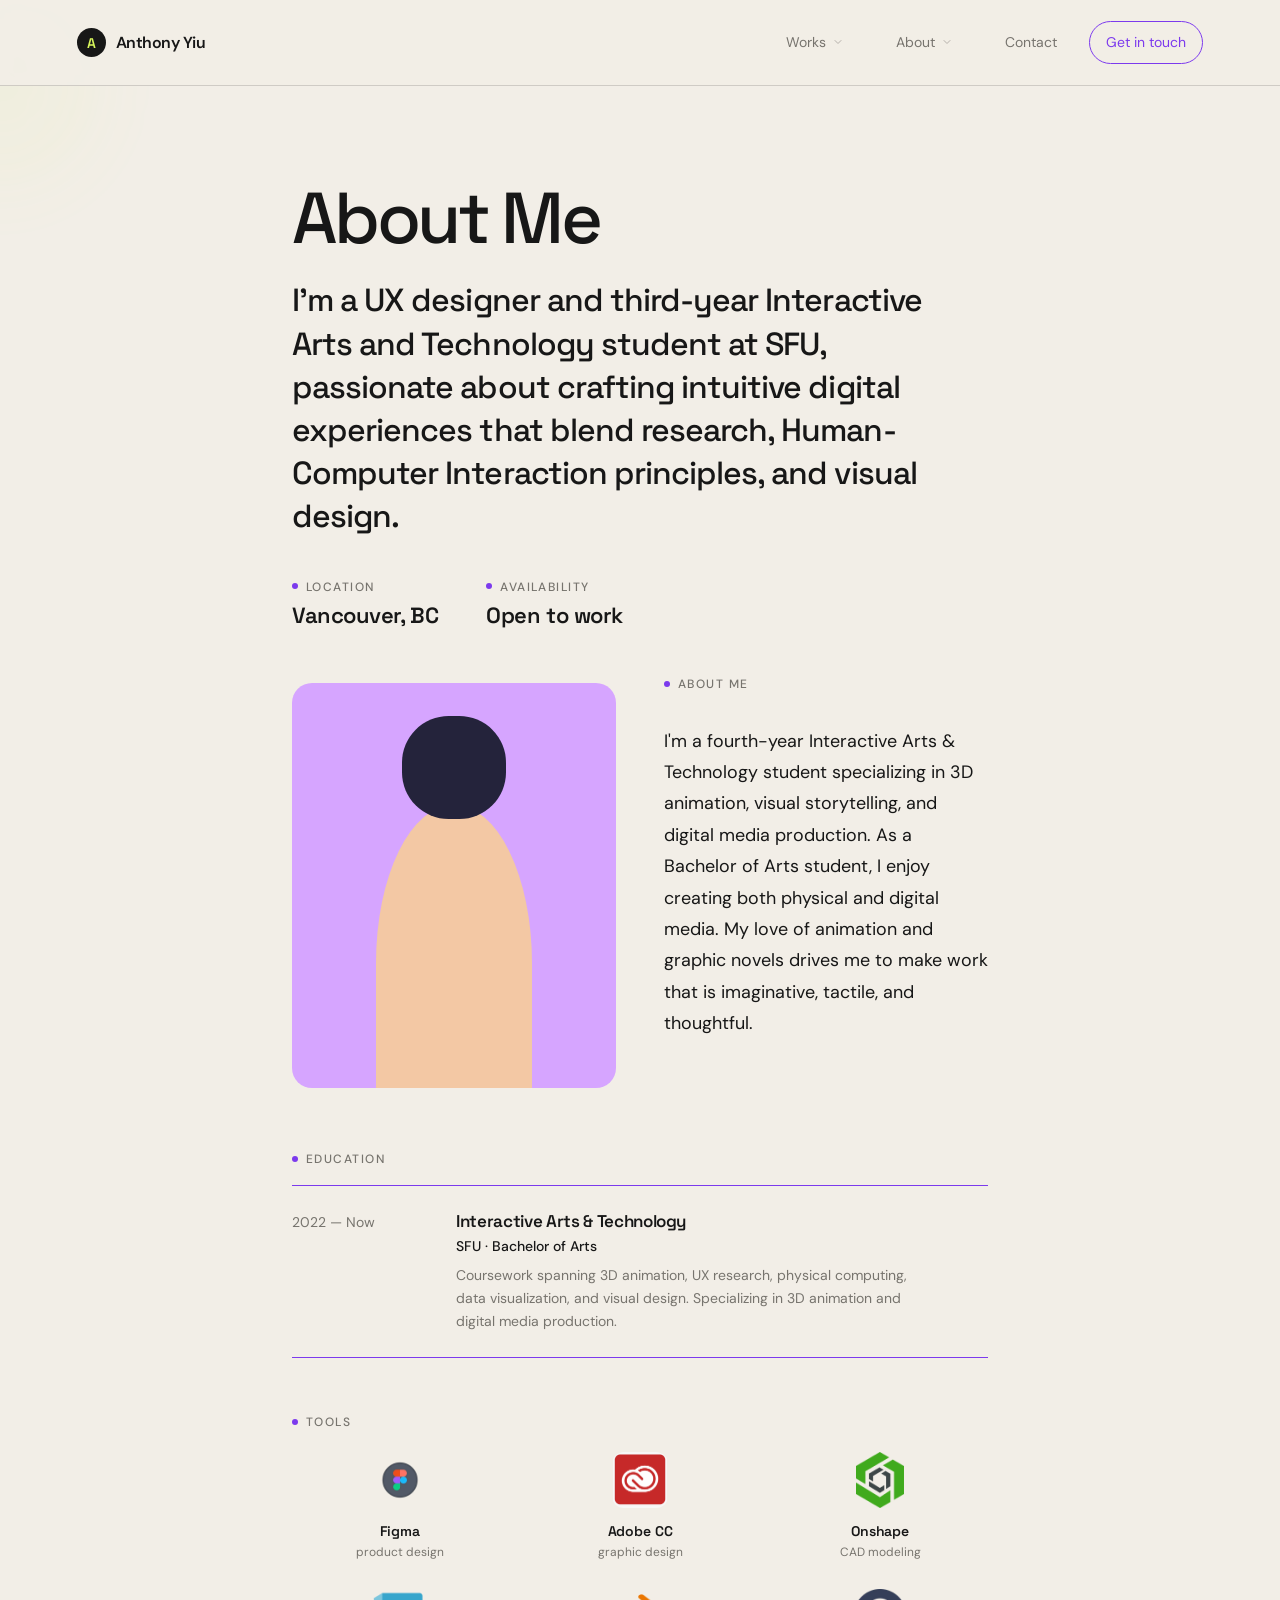
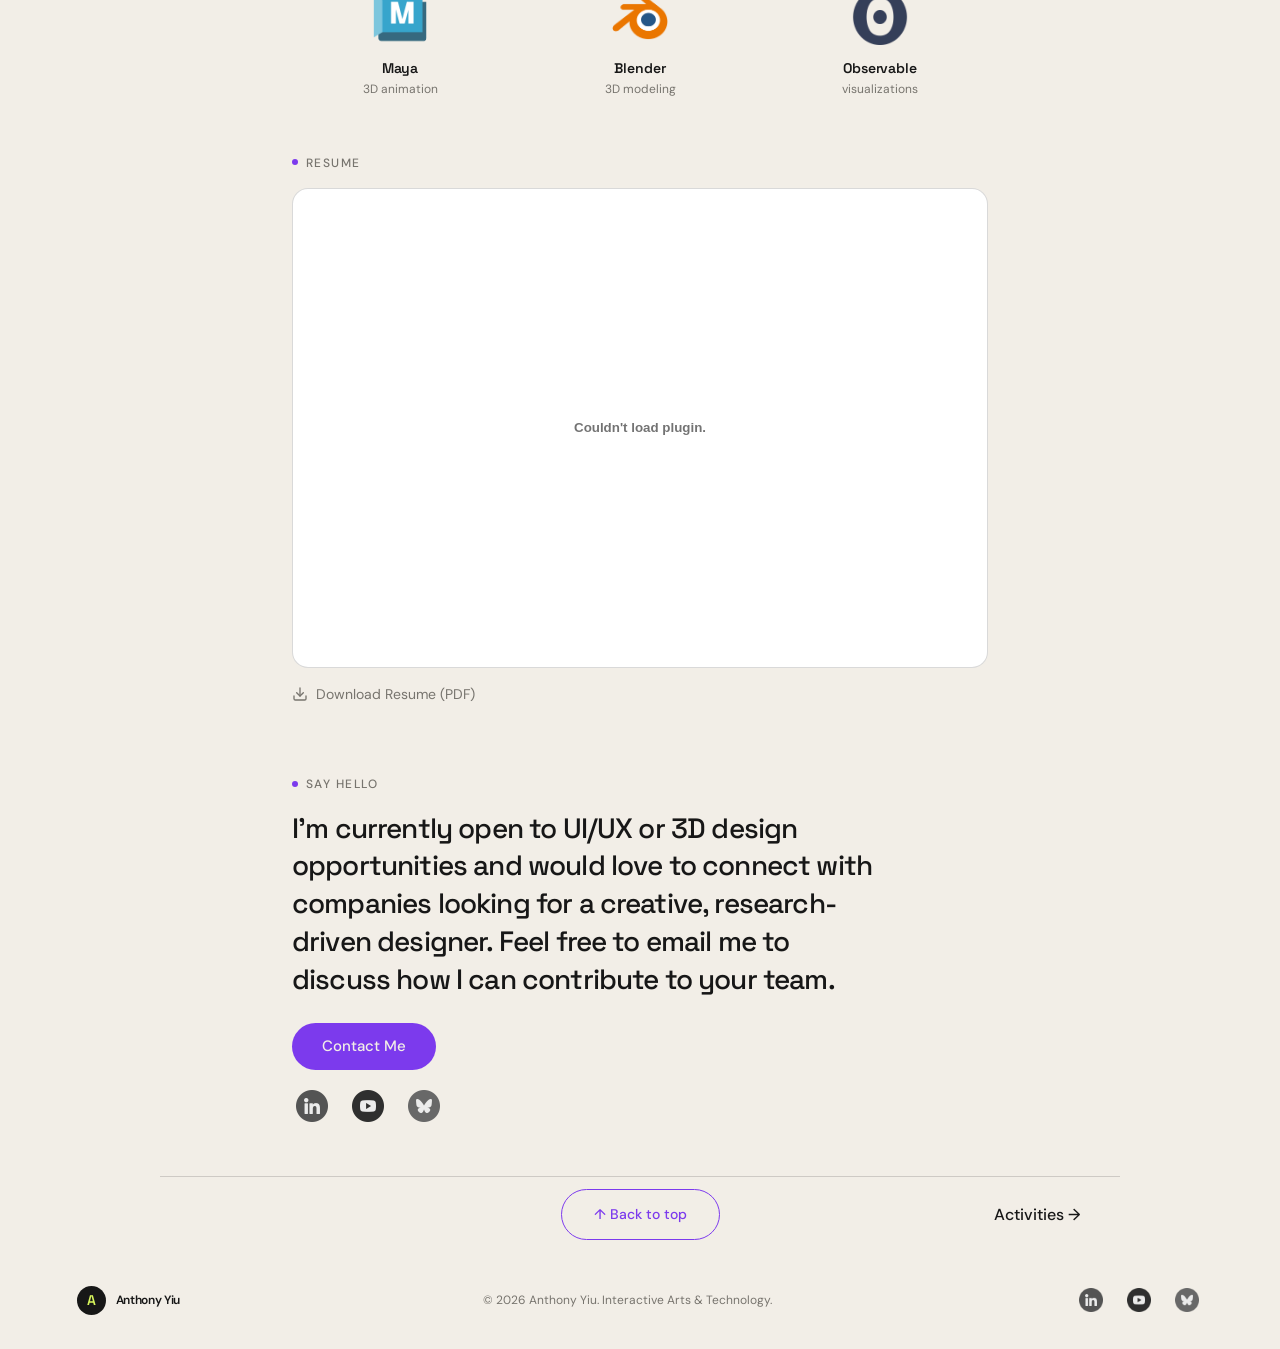
<file: about.html>
<!doctype html>
<html lang="en">
<head>
  <meta charset="UTF-8" />
  <meta name="viewport" content="width=device-width, initial-scale=1.0" />
  <meta name="description" content="About Anthony Yiu — interactive design, motion, and personal projects." />
  <title>About — Anthony Yiu</title>
  <link rel="icon" type="image/svg+xml" href="favicon.svg" />
  <link rel="preconnect" href="https://fonts.googleapis.com" />
  <link rel="preconnect" href="https://fonts.gstatic.com" crossorigin />
  <link href="https://fonts.googleapis.com/css2?family=DM+Sans:wght@400;500;600;700&family=Space+Grotesk:wght@400;500;600;700&display=swap" rel="stylesheet" />
  <link rel="stylesheet" href="styles.css" />
  <style>
    .about-page {
      max-width: 780px;
      margin: 0 auto;
      padding: clamp(48px, 8vw, 96px) clamp(24px, 5vw, 42px) 40px;
    }
    .about-page .page-heading {
      font: 500 clamp(40px, 6vw, 72px)/1.02 var(--display);
      letter-spacing: -0.05em;
      margin: 0 0 24px;
    }
    .about-page .statement {
      font: 500 clamp(22px, 3vw, 32px)/1.35 var(--display);
      letter-spacing: -0.03em;
      color: var(--ink);
      margin: 0 0 40px;
      max-width: 680px;
    }
    .about-page .meta-row {
      display: flex;
      gap: 48px;
      flex-wrap: wrap;
      margin: 0 0 48px;
    }
    .about-page .meta-block {
      display: flex;
      flex-direction: column;
      gap: 6px;
    }
    .about-page .meta-label {
      font-size: 12px;
      letter-spacing: 0.12em;
      text-transform: uppercase;
      color: var(--muted);
      font-weight: 500;
    }
    .about-page .meta-label::before {
      content: '';
      display: inline-block;
      width: 6px;
      height: 6px;
      border-radius: 50%;
      background: var(--purple);
      margin-right: 8px;
      vertical-align: middle;
      position: relative;
      top: -1px;
    }
    .about-page .meta-value {
      font: 600 clamp(18px, 2vw, 22px)/1.2 var(--display);
      letter-spacing: -0.02em;
      color: var(--ink);
    }
    .about-page .about-hero {
      display: grid;
      grid-template-columns: 1fr 1fr;
      gap: 48px;
      align-items: center;
      margin: 0 0 56px;
    }
    .about-page .about-intro {
      display: flex;
      flex-direction: column;
      gap: 16px;
    }
    .about-page .portrait {
      width: 100%;
      aspect-ratio: 4 / 5;
      border-radius: 20px;
      overflow: hidden;
      margin: 0;
      background: #d6a5ff;
      position: relative;
    }
    .about-page .portrait-placeholder {
      width: 100%;
      height: 100%;
      position: relative;
      overflow: hidden;
    }
    .about-page .portrait-placeholder::before {
      content: '';
      position: absolute;
      background: #f3c8a4;
      height: 78%;
      width: 48%;
      bottom: -8%;
      left: 26%;
      border-radius: 50% 50% 0 0;
    }
    .about-page .portrait-placeholder::after {
      content: '';
      position: absolute;
      width: 32%;
      aspect-ratio: 1;
      background: #24233b;
      top: 8%;
      left: 34%;
      border-radius: 45%;
    }
    .about-page .section-label {
      font-size: 12px;
      letter-spacing: 0.12em;
      text-transform: uppercase;
      color: var(--muted);
      font-weight: 500;
      margin: 0 0 16px;
    }
    .about-page .section-label::before {
      content: '';
      display: inline-block;
      width: 6px;
      height: 6px;
      border-radius: 50%;
      background: var(--purple);
      margin-right: 8px;
      vertical-align: middle;
      position: relative;
      top: -1px;
    }
    .about-page .bio {
      font-size: clamp(16px, 1.4vw, 18px);
      line-height: 1.75;
      color: var(--ink);
      margin: 0 0 56px;
      max-width: 680px;
    }
    .about-page .timeline {
      margin: 0 0 56px;
    }
    .about-page .timeline-entry {
      display: grid;
      grid-template-columns: 140px 1fr;
      gap: 24px;
      padding: 24px 0;
      border-top: 1px solid var(--purple);
    }
    .about-page .timeline-entry:last-child {
      border-bottom: 1px solid var(--purple);
    }
    .about-page .timeline-date {
      font-size: 14px;
      color: var(--muted);
      padding-top: 2px;
    }
    .about-page .timeline-content h3 {
      font: 600 17px/1.3 var(--display);
      letter-spacing: -0.02em;
      margin: 0 0 4px;
      color: var(--ink);
    }
    .about-page .timeline-role {
      font-size: 14px;
      color: var(--ink);
      font-weight: 500;
      margin: 0 0 8px;
    }
    .about-page .timeline-desc {
      font-size: 14px;
      line-height: 1.65;
      color: var(--muted);
      margin: 0;
      max-width: 480px;
    }
    .about-page .stack-grid {
      display: grid;
      grid-template-columns: repeat(3, 1fr);
      gap: 24px;
      margin: 0 0 56px;
    }
    .about-page .stack-item {
      display: flex;
      flex-direction: column;
      align-items: center;
      gap: 10px;
      text-align: center;
    }
    .about-page .stack-icon {
      width: 64px;
      height: 64px;
      border-radius: 16px;
      object-fit: contain;
      display: block;
      padding: 4px;
    }
    .about-page .stack-name {
      font: 600 14px var(--display);
      letter-spacing: -0.01em;
      color: var(--ink);
    }
    .about-page .stack-desc {
      font-size: 12px;
      color: var(--muted);
      margin-top: -6px;
    }
    .about-page .resume-embed {
      width: 100%;
      height: 480px;
      border: 1px solid var(--line);
      border-radius: 16px;
      margin: 0 0 16px;
      background: #fff;
      display: block;
    }
    .about-page .resume-download {
      display: inline-flex;
      align-items: center;
      gap: 8px;
      font-size: 14px;
      color: var(--muted);
      margin: 0 0 56px;
      transition: color 0.2s ease;
      text-decoration: none;
      cursor: pointer;
    }
    .about-page .resume-download:hover {
      color: var(--ink);
    }
    .about-page .cta-section {
      margin-top: 16px;
    }
    .about-page .cta-section .section-label {
      margin-bottom: 16px;
    }
    .about-page .cta-statement {
      font: 500 clamp(20px, 2.6vw, 28px)/1.35 var(--display);
      letter-spacing: -0.03em;
      color: var(--ink);
      margin: 0 0 24px;
      max-width: 600px;
    }
    .about-page .cta-link {
      display: inline-flex;
      align-items: center;
      gap: 10px;
      padding: 13px 30px;
      border-radius: 999px;
      background: var(--purple);
      color: var(--cream);
      font-size: 15px;
      font-weight: 500;
      text-decoration: none;
      transition: transform 0.2s ease, background 0.2s ease;
    }
    .about-page .cta-link:hover {
      background: var(--lime);
      color: var(--ink);
      transform: translateY(-2px);
    }
    .about-page .social-links {
      display: flex;
      gap: 16px;
      align-items: center;
      margin-top: 16px;
    }
    .about-page .social-links a {
      display: flex;
      align-items: center;
      justify-content: center;
      width: 40px;
      height: 40px;
      transition: transform 0.2s ease;
    }
    .about-page .social-links a:hover {
      transform: translateY(-2px);
    }
    .about-page .social-links img {
      width: 32px;
      height: 32px;
      object-fit: contain;
      filter: grayscale(100%) brightness(0.92);
      transition: filter 0.2s ease;
    }
    .about-page .social-links a:hover img {
      filter: grayscale(0%) brightness(1);
    }
    @media (max-width: 640px) {
      .about-page .meta-row { gap: 24px; }
      .about-page .about-hero { grid-template-columns: 1fr; gap: 32px; }
      .about-page .timeline-entry { grid-template-columns: 1fr; gap: 6px; }
      .about-page .stack-grid { grid-template-columns: repeat(2, 1fr); gap: 24px; }
      .about-page .resume-embed { height: 320px; }
    }
  </style>
</head>
<body>
  <div id="top"></div>
  <div class="scroll-progress"></div>
  <header class="site-header">
    <a class="brand" href="index.html"><span class="brand-mark">A</span><span>Anthony Yiu</span></a>
    <nav class="desktop-nav" aria-label="Primary navigation">
      <div class="nav-dropdown">
        <a href="index.html#work">Works <svg class="nav-arrow" viewBox="0 0 24 24" fill="none" stroke="currentColor" stroke-width="2" stroke-linecap="round" stroke-linejoin="round"><polyline points="6 9 12 15 18 9"></polyline></svg></a>
        <div class="nav-dropdown-menu">
          <a href="project1.html">A Beautiful Machine</a>
          <a href="project2.html">Soul Containment Protocol</a>
          <a href="project3.html">UX Ethnography</a>
          <a href="project4.html">Data Visualization</a>
        </div>
      </div>
      <div class="nav-dropdown">
        <a href="about.html" class="active">About <svg class="nav-arrow" viewBox="0 0 24 24" fill="none" stroke="currentColor" stroke-width="2" stroke-linecap="round" stroke-linejoin="round"><polyline points="6 9 12 15 18 9"></polyline></svg></a>
        <div class="nav-dropdown-menu">
          <a href="about.html" class="active">About</a>
          <a href="activities.html">Activities</a>
        </div>
      </div>
      <a href="index.html#contact">Contact</a>
    </nav>
    <a class="header-cta" href="mailto:aky6@sfu.ca">Get in touch</a>
    <button class="menu-toggle" aria-label="Toggle menu" aria-expanded="false"><span></span><span></span><span></span></button>
  </header>
  <div class="cursor-glow" aria-hidden="true"></div>

  <main class="about-page">
    <h1 class="page-heading">About Me</h1>
    <p class="statement">I'm a UX designer and third-year Interactive Arts and Technology student at SFU, passionate about crafting intuitive digital experiences that blend research, Human-Computer Interaction principles, and visual design.</p>

    <div class="meta-row">
      <div class="meta-block">
        <span class="meta-label">Location</span>
        <span class="meta-value">Vancouver, BC</span>
      </div>
      <div class="meta-block">
        <span class="meta-label">Availability</span>
        <span class="meta-value">Open to work</span>
      </div>
    </div>

    <div class="about-hero">
      <div class="portrait">
        <div class="portrait-placeholder"></div>
      </div>
      <div class="about-intro">
        <p class="section-label">About Me</p>
        <p class="bio">I'm a fourth-year Interactive Arts & Technology student specializing in 3D animation, visual storytelling, and digital media production. As a Bachelor of Arts student, I enjoy creating both physical and digital media. My love of animation and graphic novels drives me to make work that is imaginative, tactile, and thoughtful.</p>
      </div>
    </div>

    <p class="section-label">Education</p>
    <div class="timeline">
      <div class="timeline-entry">
        <span class="timeline-date">2022 — Now</span>
        <div class="timeline-content">
          <h3>Interactive Arts & Technology</h3>
          <p class="timeline-role">SFU · Bachelor of Arts</p>
          <p class="timeline-desc">Coursework spanning 3D animation, UX research, physical computing, data visualization, and visual design. Specializing in 3D animation and digital media production.</p>
        </div>
      </div>
    </div>

    <p class="section-label">Tools</p>
    <div class="stack-grid">
      <div class="stack-item">
        <img src="icons/figma.webp" alt="Figma" class="stack-icon" />
        <span class="stack-name">Figma</span>
        <span class="stack-desc">product design</span>
      </div>
      <div class="stack-item">
        <img src="icons/adobe-cc.png" alt="Adobe CC" class="stack-icon" />
        <span class="stack-name">Adobe CC</span>
        <span class="stack-desc">graphic design</span>
      </div>
      <div class="stack-item">
        <img src="icons/onshape.png" alt="Onshape" class="stack-icon" />
        <span class="stack-name">Onshape</span>
        <span class="stack-desc">CAD modeling</span>
      </div>
      <div class="stack-item">
        <img src="icons/maya.webp" alt="Autodesk Maya" class="stack-icon" />
        <span class="stack-name">Maya</span>
        <span class="stack-desc">3D animation</span>
      </div>
      <div class="stack-item">
        <img src="icons/blender.webp" alt="Blender" class="stack-icon" />
        <span class="stack-name">Blender</span>
        <span class="stack-desc">3D modeling</span>
      </div>
      <div class="stack-item">
        <img src="icons/observable.webp" alt="Observable" class="stack-icon" />
        <span class="stack-name">Observable</span>
        <span class="stack-desc">visualizations</span>
      </div>
    </div>

    <p class="section-label">Resume</p>
    <embed src="Anthony%20Resume%20aky6@sfu.ca.pdf" type="application/pdf" class="resume-embed" />
    <a href="Anthony%20Resume%20aky6@sfu.ca.pdf" download class="resume-download">
      <svg width="16" height="16" viewBox="0 0 24 24" fill="none" stroke="currentColor" stroke-width="2" stroke-linecap="round" stroke-linejoin="round">
        <path d="M21 15v4a2 2 0 0 1-2 2H5a2 2 0 0 1-2-2v-4"></path>
        <polyline points="7 10 12 15 17 10"></polyline>
        <line x1="12" y1="15" x2="12" y2="3"></line>
      </svg>
      Download Resume (PDF)
    </a>

    <div class="cta-section" id="contact">
      <p class="section-label">Say Hello</p>
      <p class="cta-statement">I'm currently open to UI/UX or 3D design opportunities and would love to connect with companies looking for a creative, research-driven designer. Feel free to email me to discuss how I can contribute to your team.</p>
      <a class="cta-link" href="index.html#contact">Contact Me</a>
      <div class="social-links">
        <a href="https://www.linkedin.com/in/aky6/" target="_blank" rel="noopener" aria-label="LinkedIn">
          <img src="icons/linkedin.png" alt="LinkedIn" />
        </a>
        <a href="https://www.youtube.com/@anthonyy115" target="_blank" rel="noopener" aria-label="YouTube">
          <img src="icons/youtube.png" alt="YouTube" />
        </a>
        <a href="https://bsky.app/profile/ant-hony15.bsky.social" target="_blank" rel="noopener" aria-label="Bluesky">
          <img src="icons/bluesky.png" alt="Bluesky" />
        </a>
      </div>
    </div>
  </main>

  <div class="back-to-top-wrap">
    <div></div>
    <a class="back-to-top" href="#top">↑ Back to top</a>
    <div class="next-project"><a href="activities.html">Activities →</a></div>
  </div>

  <footer class="site-footer section-pad">
    <a class="brand" href="index.html"><span class="brand-mark">A</span><span>Anthony Yiu</span></a>
    <p>© 2026 Anthony Yiu. Interactive Arts &amp; Technology.</p>
    <div class="footer-social">
      <a href="https://www.linkedin.com/in/aky6/" target="_blank" rel="noopener" aria-label="LinkedIn">
        <img src="icons/linkedin.png" alt="LinkedIn" />
      </a>
      <a href="https://www.youtube.com/@anthonyy115" target="_blank" rel="noopener" aria-label="YouTube">
        <img src="icons/youtube.png" alt="YouTube" />
      </a>
      <a href="https://bsky.app/profile/ant-hony15.bsky.social" target="_blank" rel="noopener" aria-label="Bluesky">
        <img src="icons/bluesky.png" alt="Bluesky" />
      </a>
    </div>
  </footer>
  <script src="script.js"></script>
</body>
</html>
</file>
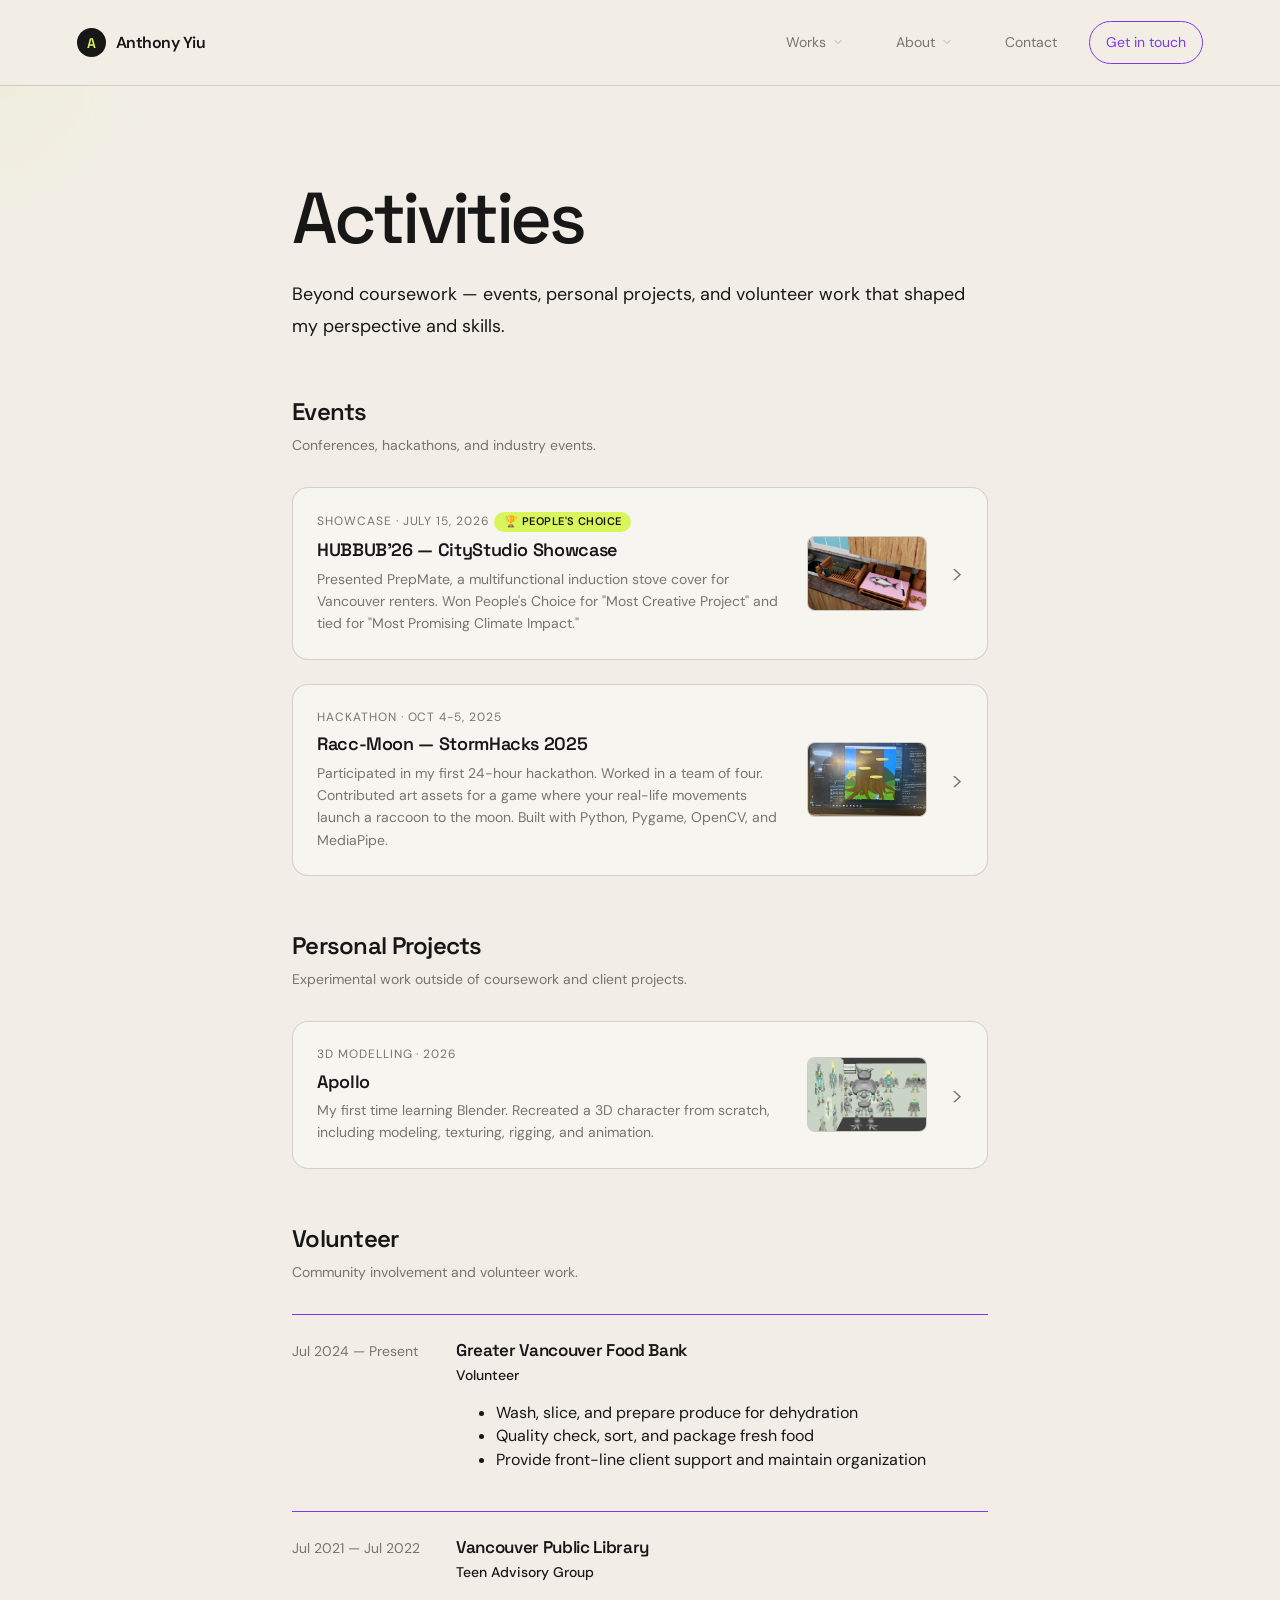
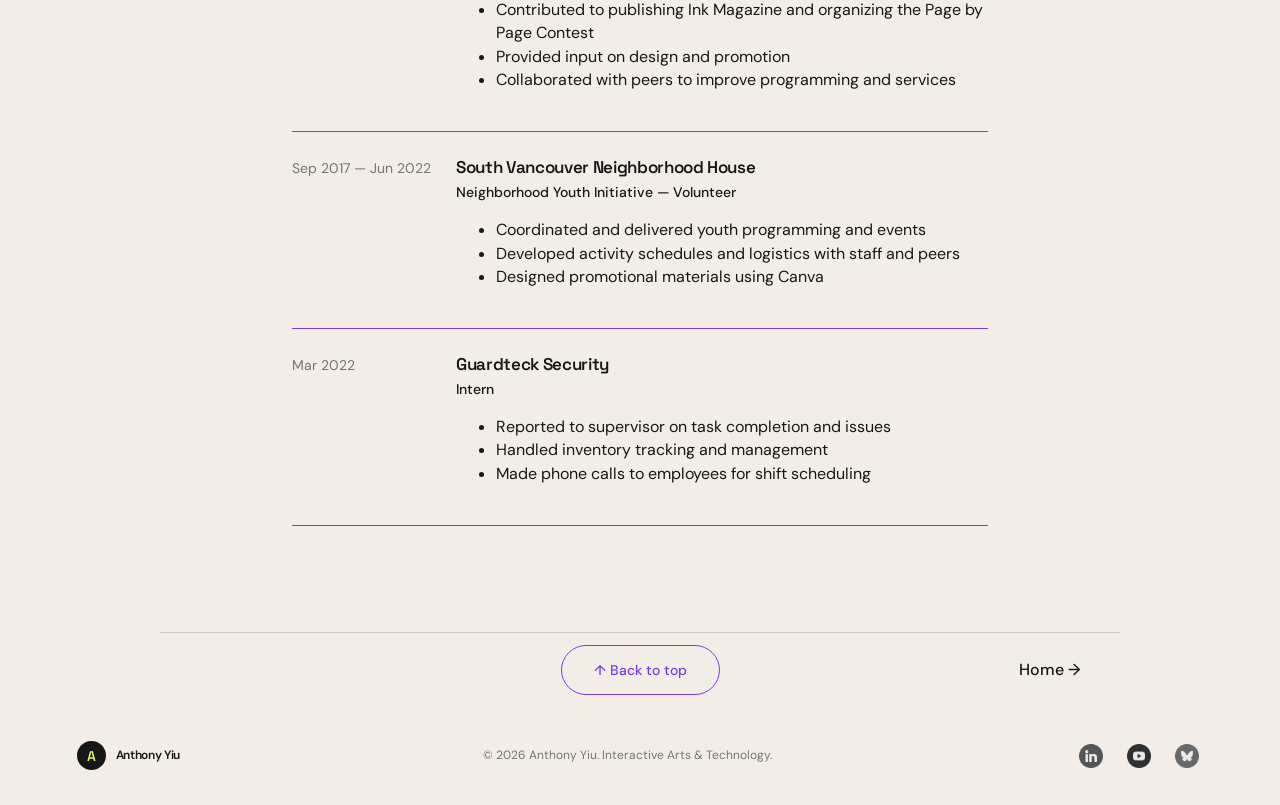
<file: activities.html>
<!doctype html>
<html lang="en">
<head>
  <meta charset="UTF-8" />
  <meta name="viewport" content="width=device-width, initial-scale=1.0" />
  <meta name="description" content="Activities — events, personal projects, and volunteer work by Anthony Yiu.">
  <title>Activities — Anthony Yiu</title>
  <link rel="icon" type="image/svg+xml" href="favicon.svg" />
  <link rel="preconnect" href="https://fonts.googleapis.com" />
  <link rel="preconnect" href="https://fonts.gstatic.com" crossorigin />
  <link href="https://fonts.googleapis.com/css2?family=DM+Sans:wght@400;500;600;700&family=Space+Grotesk:wght@400;500;600;700&display=swap" rel="stylesheet" />
  <link rel="stylesheet" href="styles.css" />
  <style>
    .activities-page {
      max-width: 780px;
      margin: 0 auto;
      padding: clamp(48px, 8vw, 96px) clamp(24px, 5vw, 42px) 40px;
    }
    .activities-page .page-heading {
      font: 500 clamp(40px, 6vw, 72px)/1.02 var(--display);
      letter-spacing: -0.05em;
      margin: 0 0 24px;
    }
    .activities-page .page-intro {
      font-size: clamp(16px, 1.4vw, 18px);
      line-height: 1.75;
      color: var(--ink);
      margin: 0 0 56px;
      max-width: 680px;
    }
    .activities-page .section-heading {
      font: 600 24px/1.2 var(--display);
      letter-spacing: -0.03em;
      color: var(--ink);
      margin: 0 0 8px;
    }
    .activities-page .section-desc {
      font-size: 14px;
      color: var(--muted);
      margin: 0 0 32px;
      max-width: 600px;
    }
    .activities-page .timeline {
      margin: 0 0 56px;
    }
    .activities-page .timeline-entry {
      display: grid;
      grid-template-columns: 140px 1fr;
      gap: 24px;
      padding: 24px 0;
      border-top: 1px solid var(--purple);
    }
    .activities-page .timeline-entry:last-child {
      border-bottom: 1px solid var(--purple);
    }
    .activities-page .timeline-date {
      font-size: 14px;
      color: var(--muted);
      padding-top: 2px;
    }
    .activities-page .timeline-content h3 {
      font: 600 17px/1.3 var(--display);
      letter-spacing: -0.02em;
      margin: 0 0 4px;
      color: var(--ink);
    }
    .activities-page .timeline-role {
      font-size: 14px;
      color: var(--ink);
      font-weight: 500;
      margin: 0 0 8px;
    }
    .activities-page .timeline-desc {
      font-size: 14px;
      line-height: 1.65;
      color: var(--muted);
      margin: 0;
      max-width: 480px;
    }
    .activities-page .timeline-desc ul {
      margin: 4px 0 0;
      padding-left: 18px;
    }
    .activities-page .timeline-desc li {
      font-size: 14px;
      line-height: 1.6;
      color: var(--muted);
      margin-bottom: 2px;
    }
    .activities-page .projects-list {
      display: flex;
      flex-direction: column;
      gap: 24px;
      margin: 0 0 56px;
    }
    .activities-page .project-entry {
      display: grid;
      grid-template-columns: 1fr auto auto;
      gap: 24px;
      align-items: center;
      padding: 24px;
      border: 1px solid var(--line);
      border-radius: 16px;
      background: rgba(255, 255, 255, 0.4);
      transition: border-color 0.2s ease, box-shadow 0.2s ease, transform 0.2s ease;
      text-decoration: none;
      color: inherit;
      cursor: pointer;
    }
    .activities-page .project-entry:hover {
      border-color: var(--purple);
      box-shadow: 0 4px 20px rgba(124, 58, 237, 0.1);
      transform: translateY(-2px);
    }
    .activities-page .project-entry-info {
      display: flex;
      flex-direction: column;
      gap: 6px;
    }
    .activities-page .project-entry h3 {
      font: 600 18px/1.3 var(--display);
      letter-spacing: -0.02em;
      margin: 0;
      color: var(--ink);
    }
    .activities-page .project-entry-tag {
      font-size: 12px;
      color: var(--muted);
      text-transform: uppercase;
      letter-spacing: 0.08em;
    }
    .activities-page .project-entry p {
      font-size: 14px;
      line-height: 1.6;
      color: var(--muted);
      margin: 0;
    }
    .activities-page .project-entry ul {
      margin: 4px 0 0;
      padding-left: 18px;
    }
    .activities-page .project-entry ul li {
      font-size: 14px;
      line-height: 1.6;
      color: var(--muted);
    }
    .activities-page .project-entry-thumb {
      width: 120px;
      height: 75px;
      border-radius: 8px;
      overflow: hidden;
      background: var(--cream);
      border: 1px solid var(--line);
      flex-shrink: 0;
    }
    .activities-page .project-entry-thumb img {
      width: 100%;
      height: 100%;
      object-fit: cover;
      display: block;
    }
    .activities-page .project-entry-arrow {
      font-size: 24px;
      font-weight: 300;
      color: var(--muted);
      transition: transform 0.2s ease, color 0.2s ease;
    }
    .activities-page .project-entry:hover .project-entry-arrow {
      color: var(--purple);
      transform: translateX(4px);
    }
    .award-tag {
      display: inline-block;
      background: var(--lime);
      color: var(--ink);
      padding: 2px 10px;
      border-radius: 999px;
      font-size: 11px;
      font-weight: 600;
      text-transform: uppercase;
      letter-spacing: 0.04em;
    }
    @media (max-width: 640px) {
      .activities-page .timeline-entry { grid-template-columns: 1fr; gap: 6px; }
      .activities-page .project-entry { grid-template-columns: 1fr; }
      .activities-page .project-entry-thumb { width: 100%; height: auto; aspect-ratio: 16/10; }
    }
  </style>
</head>
<body>
  <div id="top"></div>
  <div class="scroll-progress"></div>
  <header class="site-header">
    <a class="brand" href="index.html"><span class="brand-mark">A</span><span>Anthony Yiu</span></a>
    <nav class="desktop-nav" aria-label="Primary navigation">
      <div class="nav-dropdown">
        <a href="index.html#work">Works <svg class="nav-arrow" viewBox="0 0 24 24" fill="none" stroke="currentColor" stroke-width="2" stroke-linecap="round" stroke-linejoin="round"><polyline points="6 9 12 15 18 9"></polyline></svg></a>
        <div class="nav-dropdown-menu">
          <a href="project1.html">A Beautiful Machine</a>
          <a href="project2.html">Soul Containment Protocol</a>
          <a href="project3.html">UX Ethnography</a>
          <a href="project4.html">Data Visualization</a>
        </div>
      </div>
      <div class="nav-dropdown">
        <a href="about.html">About <svg class="nav-arrow" viewBox="0 0 24 24" fill="none" stroke="currentColor" stroke-width="2" stroke-linecap="round" stroke-linejoin="round"><polyline points="6 9 12 15 18 9"></polyline></svg></a>
        <div class="nav-dropdown-menu">
          <a href="about.html">About</a>
          <a href="activities.html" class="active">Activities</a>
        </div>
      </div>
      <a href="index.html#contact">Contact</a>
    </nav>
    <a class="header-cta" href="mailto:aky6@sfu.ca">Get in touch</a>
    <button class="menu-toggle" aria-label="Toggle menu" aria-expanded="false"><span></span><span></span><span></span></button>
  </header>
  <div class="cursor-glow" aria-hidden="true"></div>

  <main class="activities-page">
    <h1 class="page-heading">Activities</h1>
    <p class="page-intro">Beyond coursework — events, personal projects, and volunteer work that shaped my perspective and skills.</p>

    <h2 class="section-heading">Events</h2>
    <p class="section-desc">Conferences, hackathons, and industry events.</p>
    <div class="projects-list">
      <a href="activities%20pages/event-1.html" class="project-entry">
        <div class="project-entry-info">
          <span class="project-entry-tag">Showcase · July 15, 2026 <span class="award-tag">🏆 People's Choice</span></span>
          <h3>HUBBUB'26 — CityStudio Showcase</h3>
          <p>Presented PrepMate, a multifunctional induction stove cover for Vancouver renters. Won People's Choice for "Most Creative Project" and tied for "Most Promising Climate Impact."</p>
        </div>
        <div class="project-entry-thumb">
          <img src="hubbub-photos/p12%20maya%20render.png" alt="HUBBUB'26 event" />
        </div>
        <span class="project-entry-arrow">&gt;</span>
      </a>
      <a href="activities%20pages/event-2.html" class="project-entry">
        <div class="project-entry-info">
          <span class="project-entry-tag">Hackathon · Oct 4-5, 2025</span>
          <h3>Racc-Moon — StormHacks 2025</h3>
          <p>Participated in my first 24-hour hackathon. Worked in a team of four. Contributed art assets for a game where your real-life movements launch a raccoon to the moon. Built with Python, Pygame, OpenCV, and MediaPipe.</p>
        </div>
        <div class="project-entry-thumb">
          <img src="racc/racc1.jpg" alt="Racc-Moon game" />
        </div>
        <span class="project-entry-arrow">&gt;</span>
      </a>
    </div>

    <h2 class="section-heading">Personal Projects</h2>
    <p class="section-desc">Experimental work outside of coursework and client projects.</p>
    <div class="projects-list">
      <a href="activities%20pages/personal-project-1.html" class="project-entry">
        <div class="project-entry-info">
          <span class="project-entry-tag">3D Modelling · 2026</span>
          <h3>Apollo</h3>
          <p>My first time learning Blender. Recreated a 3D character from scratch, including modeling, texturing, rigging, and animation.</p>
        </div>
        <div class="project-entry-thumb">
          <img src="apollo-photos/apollo1.webp" alt="Apollo character thumbnail" />
        </div>
        <span class="project-entry-arrow">&gt;</span>
      </a>
    </div>

    <h2 class="section-heading">Volunteer</h2>
    <p class="section-desc">Community involvement and volunteer work.</p>
    <div class="timeline">
      <div class="timeline-entry">
        <span class="timeline-date">Jul 2024 — Present</span>
        <div class="timeline-content">
          <h3>Greater Vancouver Food Bank</h3>
          <p class="timeline-role">Volunteer</p>
          <ul>
            <li>Wash, slice, and prepare produce for dehydration</li>
            <li>Quality check, sort, and package fresh food</li>
            <li>Provide front-line client support and maintain organization</li>
          </ul>
        </div>
      </div>
      <div class="timeline-entry">
        <span class="timeline-date">Jul 2021 — Jul 2022</span>
        <div class="timeline-content">
          <h3>Vancouver Public Library</h3>
          <p class="timeline-role">Teen Advisory Group</p>
          <ul>
            <li>Contributed to publishing Ink Magazine and organizing the Page by Page Contest</li>
            <li>Provided input on design and promotion</li>
            <li>Collaborated with peers to improve programming and services</li>
          </ul>
        </div>
      </div>
      <div class="timeline-entry">
        <span class="timeline-date">Sep 2017 — Jun 2022</span>
        <div class="timeline-content">
          <h3>South Vancouver Neighborhood House</h3>
          <p class="timeline-role">Neighborhood Youth Initiative — Volunteer</p>
          <ul>
            <li>Coordinated and delivered youth programming and events</li>
            <li>Developed activity schedules and logistics with staff and peers</li>
            <li>Designed promotional materials using Canva</li>
          </ul>
        </div>
      </div>
      <div class="timeline-entry">
        <span class="timeline-date">Mar 2022</span>
        <div class="timeline-content">
          <h3>Guardteck Security</h3>
          <p class="timeline-role">Intern</p>
          <ul>
            <li>Reported to supervisor on task completion and issues</li>
            <li>Handled inventory tracking and management</li>
            <li>Made phone calls to employees for shift scheduling</li>
          </ul>
        </div>
      </div>
    </div>
  </main>

  <div class="back-to-top-wrap">
    <div></div>
    <a class="back-to-top" href="#top">↑ Back to top</a>
    <div class="next-project"><a href="index.html">Home →</a></div>
  </div>

  <footer class="site-footer section-pad">
    <a class="brand" href="index.html"><span class="brand-mark">A</span><span>Anthony Yiu</span></a>
    <p>© 2026 Anthony Yiu. Interactive Arts &amp; Technology.</p>
    <div class="footer-social">
      <a href="https://www.linkedin.com/in/aky6/" target="_blank" rel="noopener" aria-label="LinkedIn">
        <img src="icons/linkedin.png" alt="LinkedIn" />
      </a>
      <a href="https://www.youtube.com/@anthonyy115" target="_blank" rel="noopener" aria-label="YouTube">
        <img src="icons/youtube.png" alt="YouTube" />
      </a>
      <a href="https://bsky.app/profile/ant-hony15.bsky.social" target="_blank" rel="noopener" aria-label="Bluesky">
        <img src="icons/bluesky.png" alt="Bluesky" />
      </a>
    </div>
  </footer>
  <script src="script.js"></script>
</body>
</html>
</file>
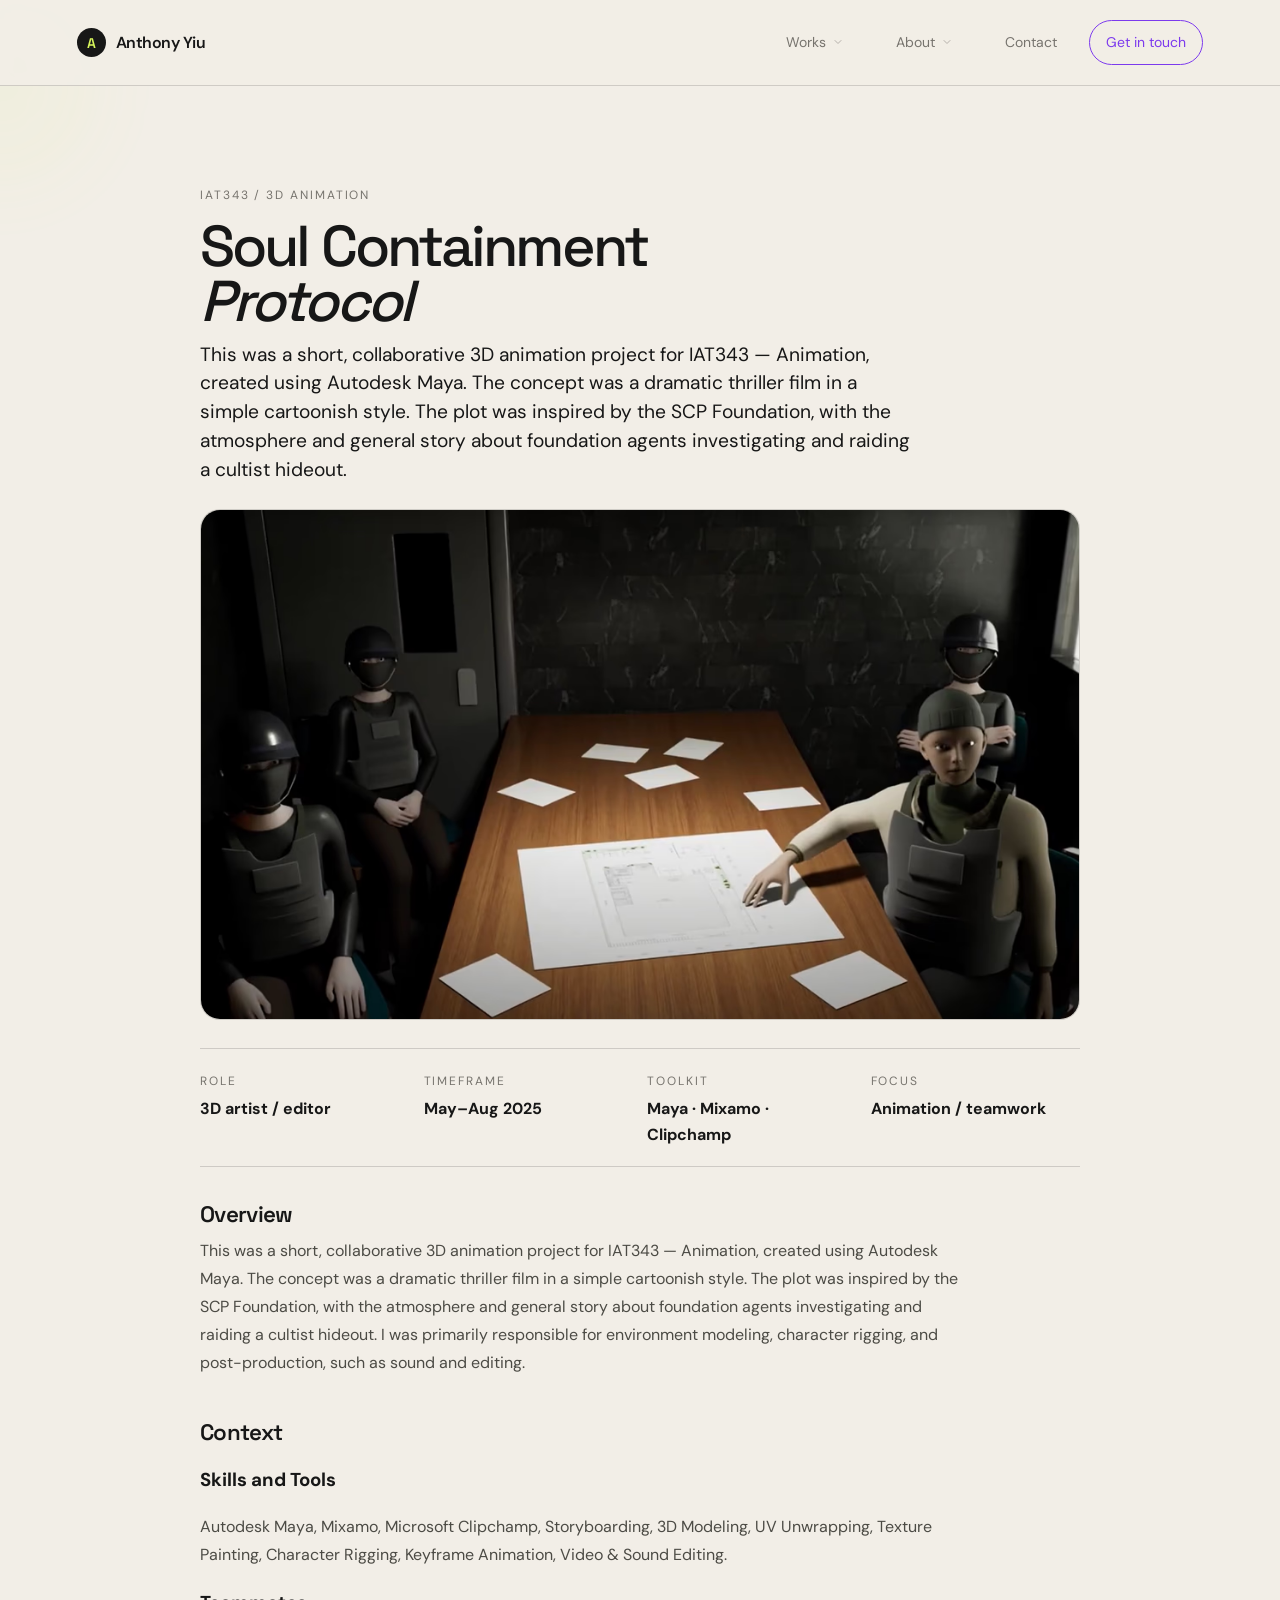
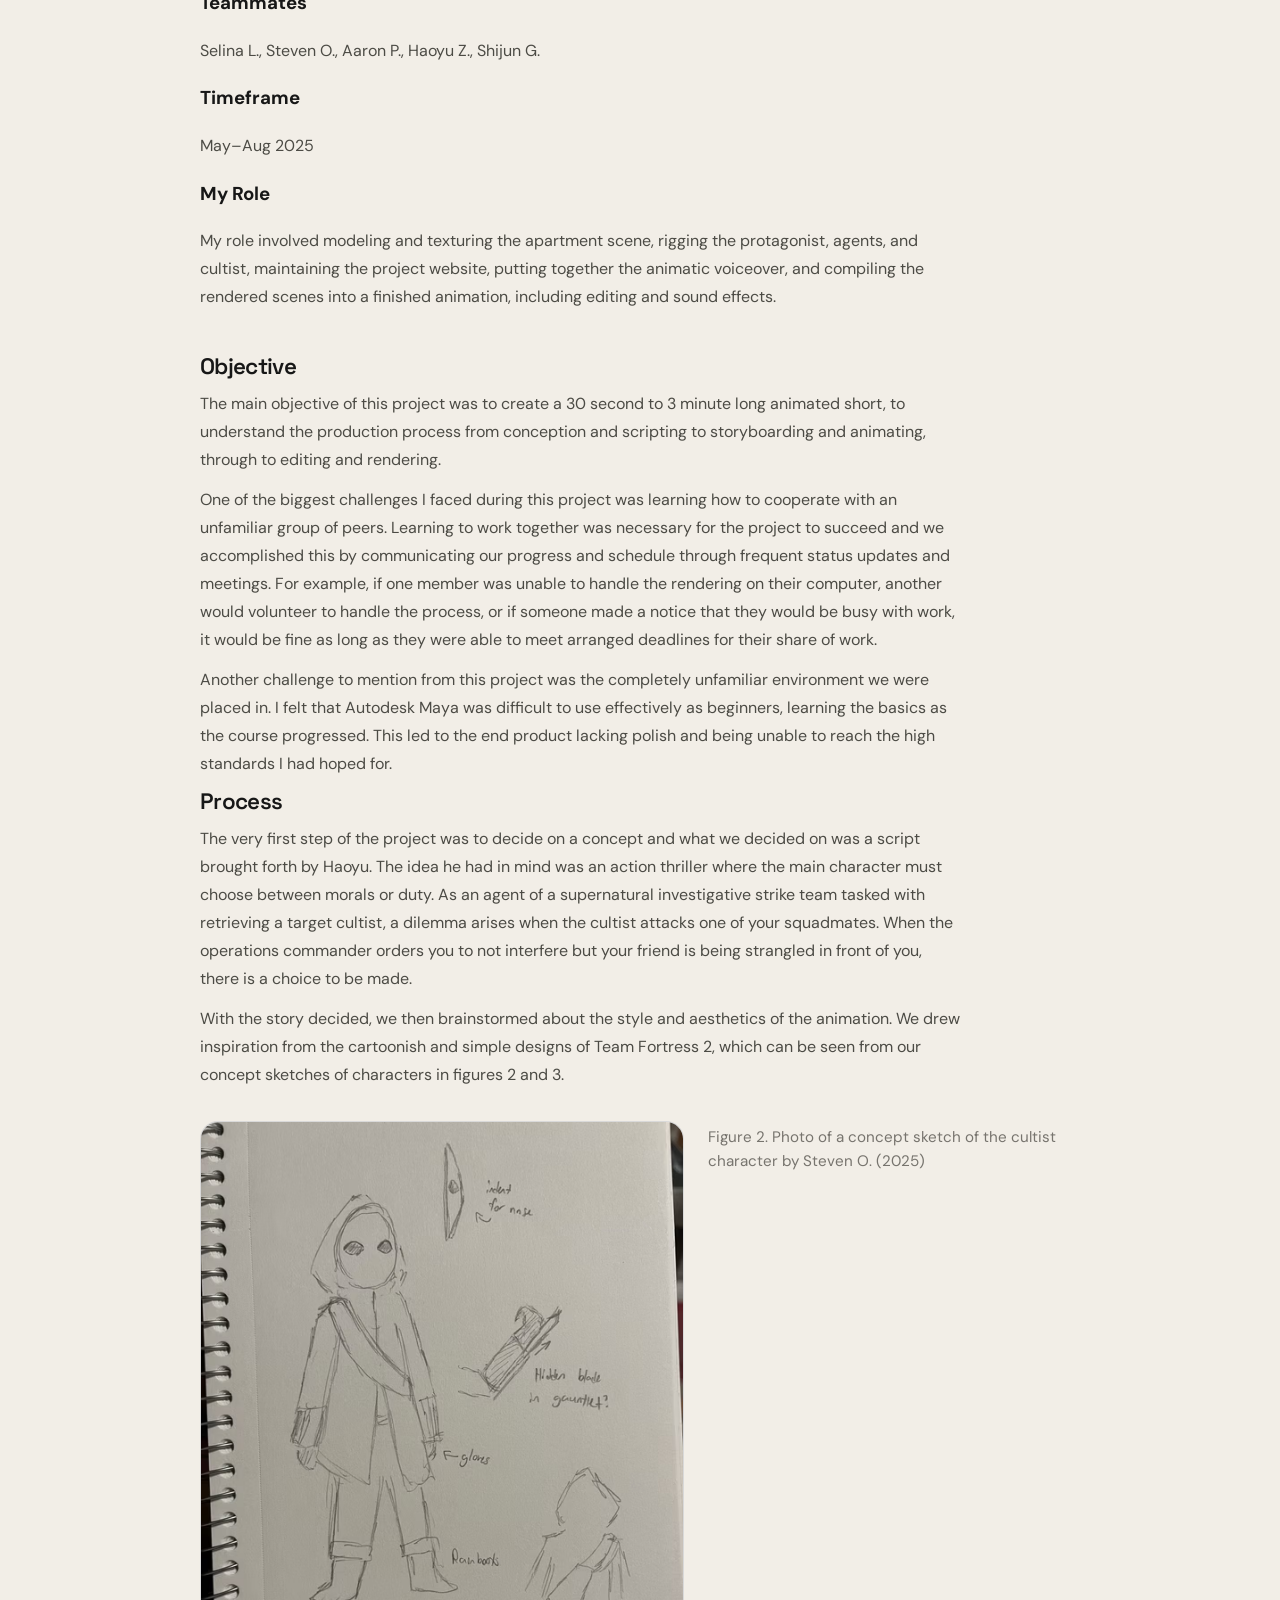
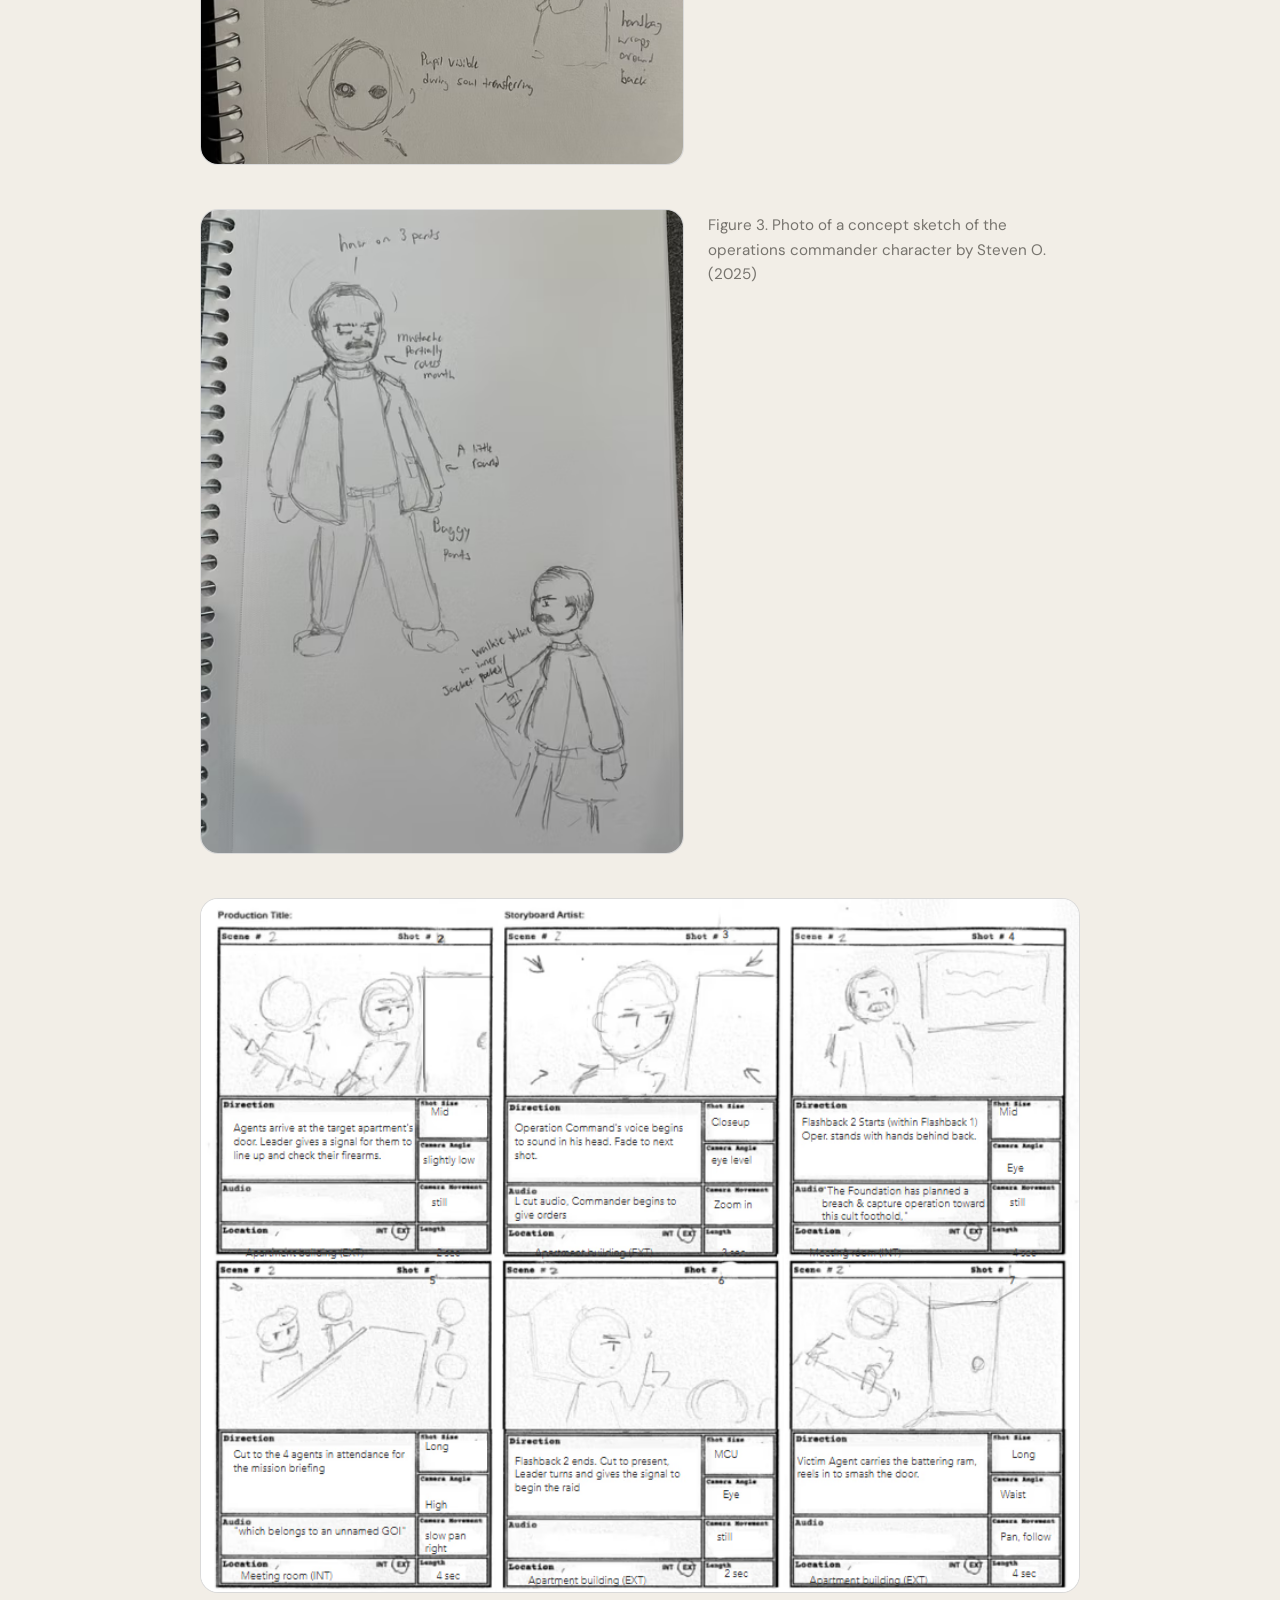
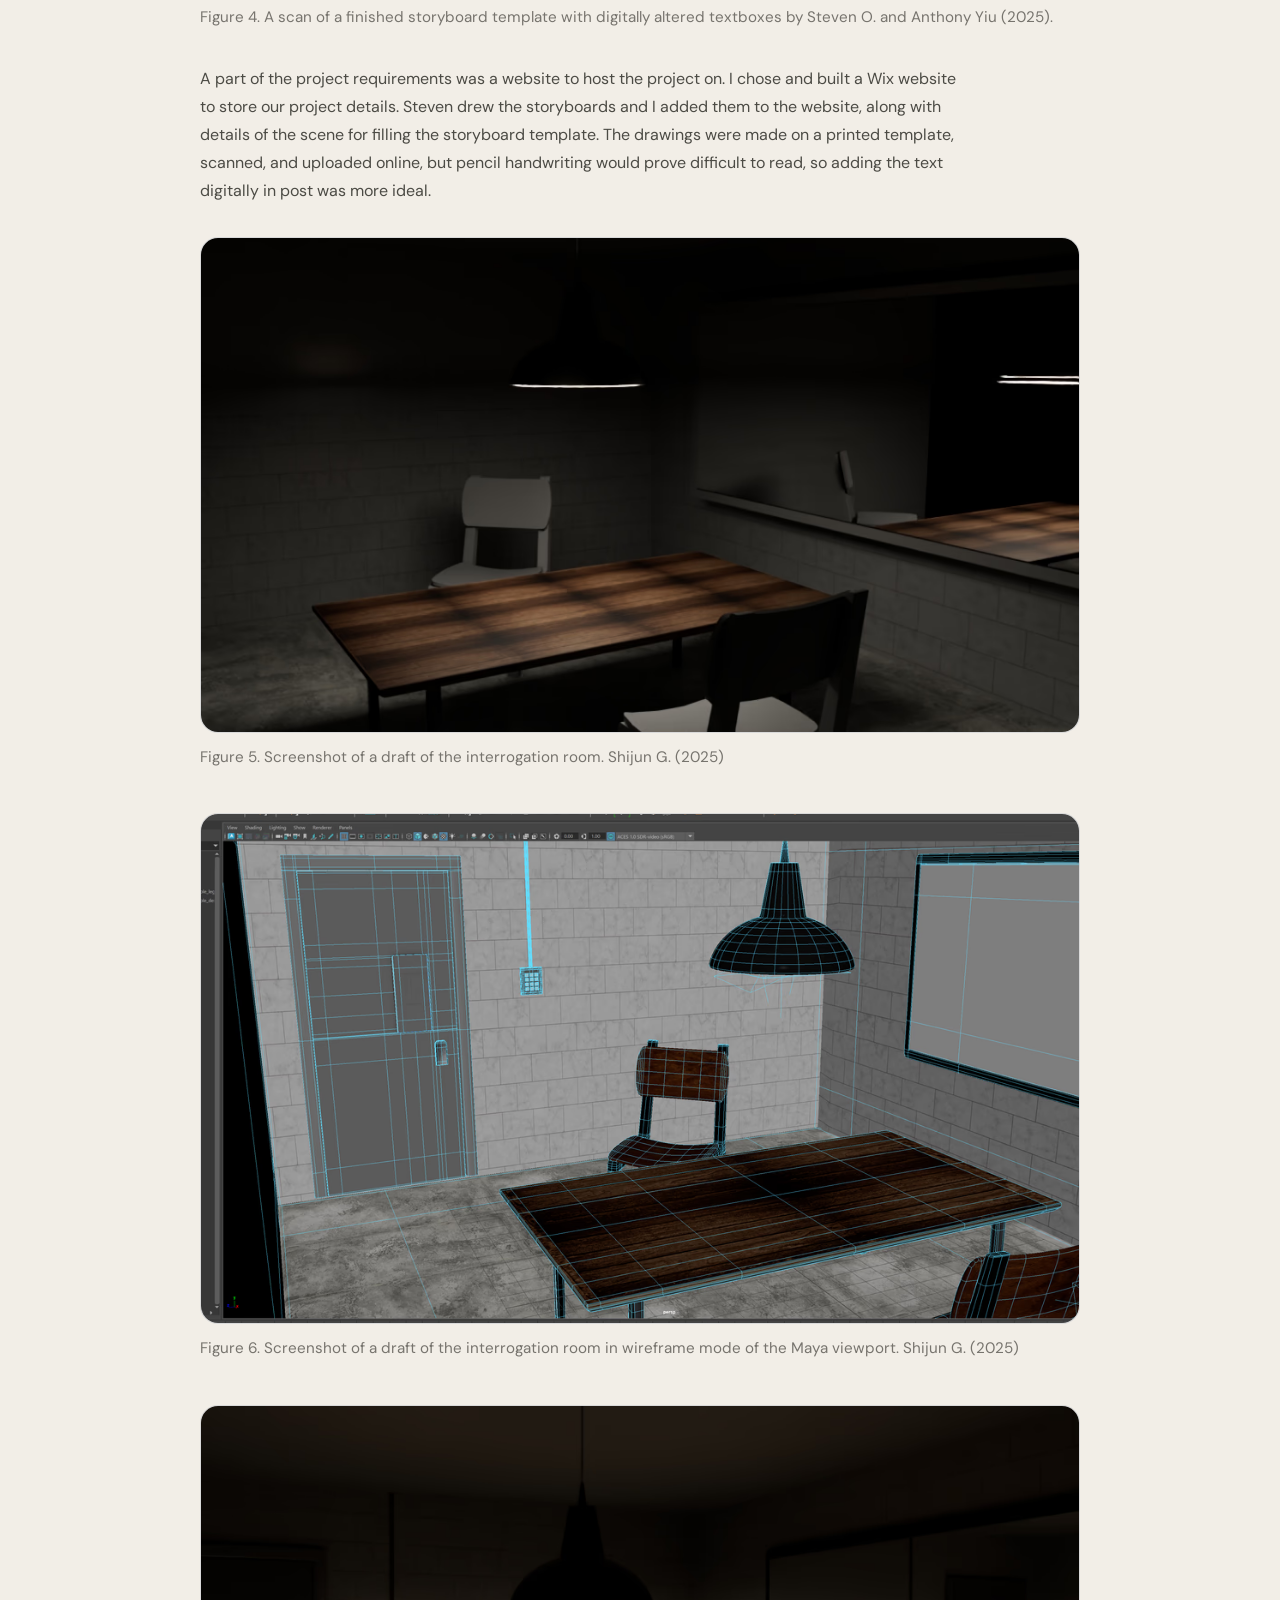
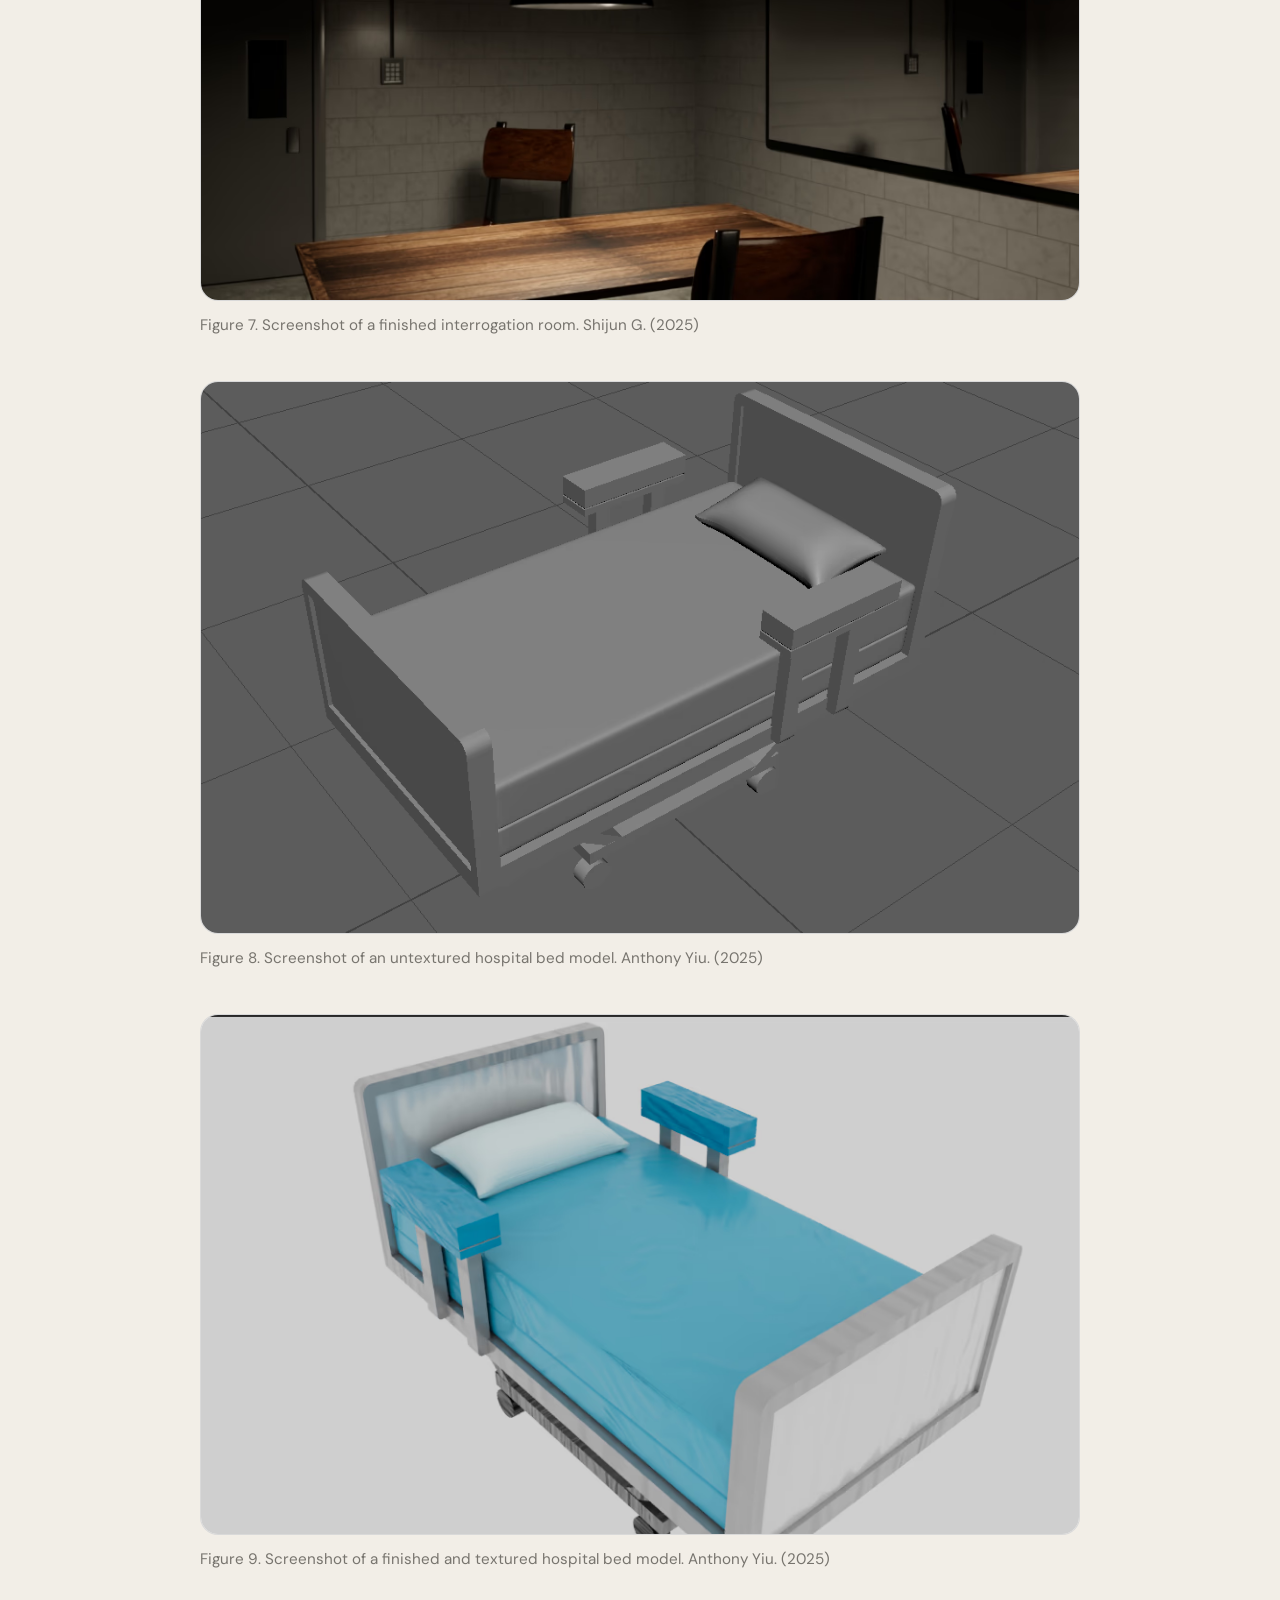
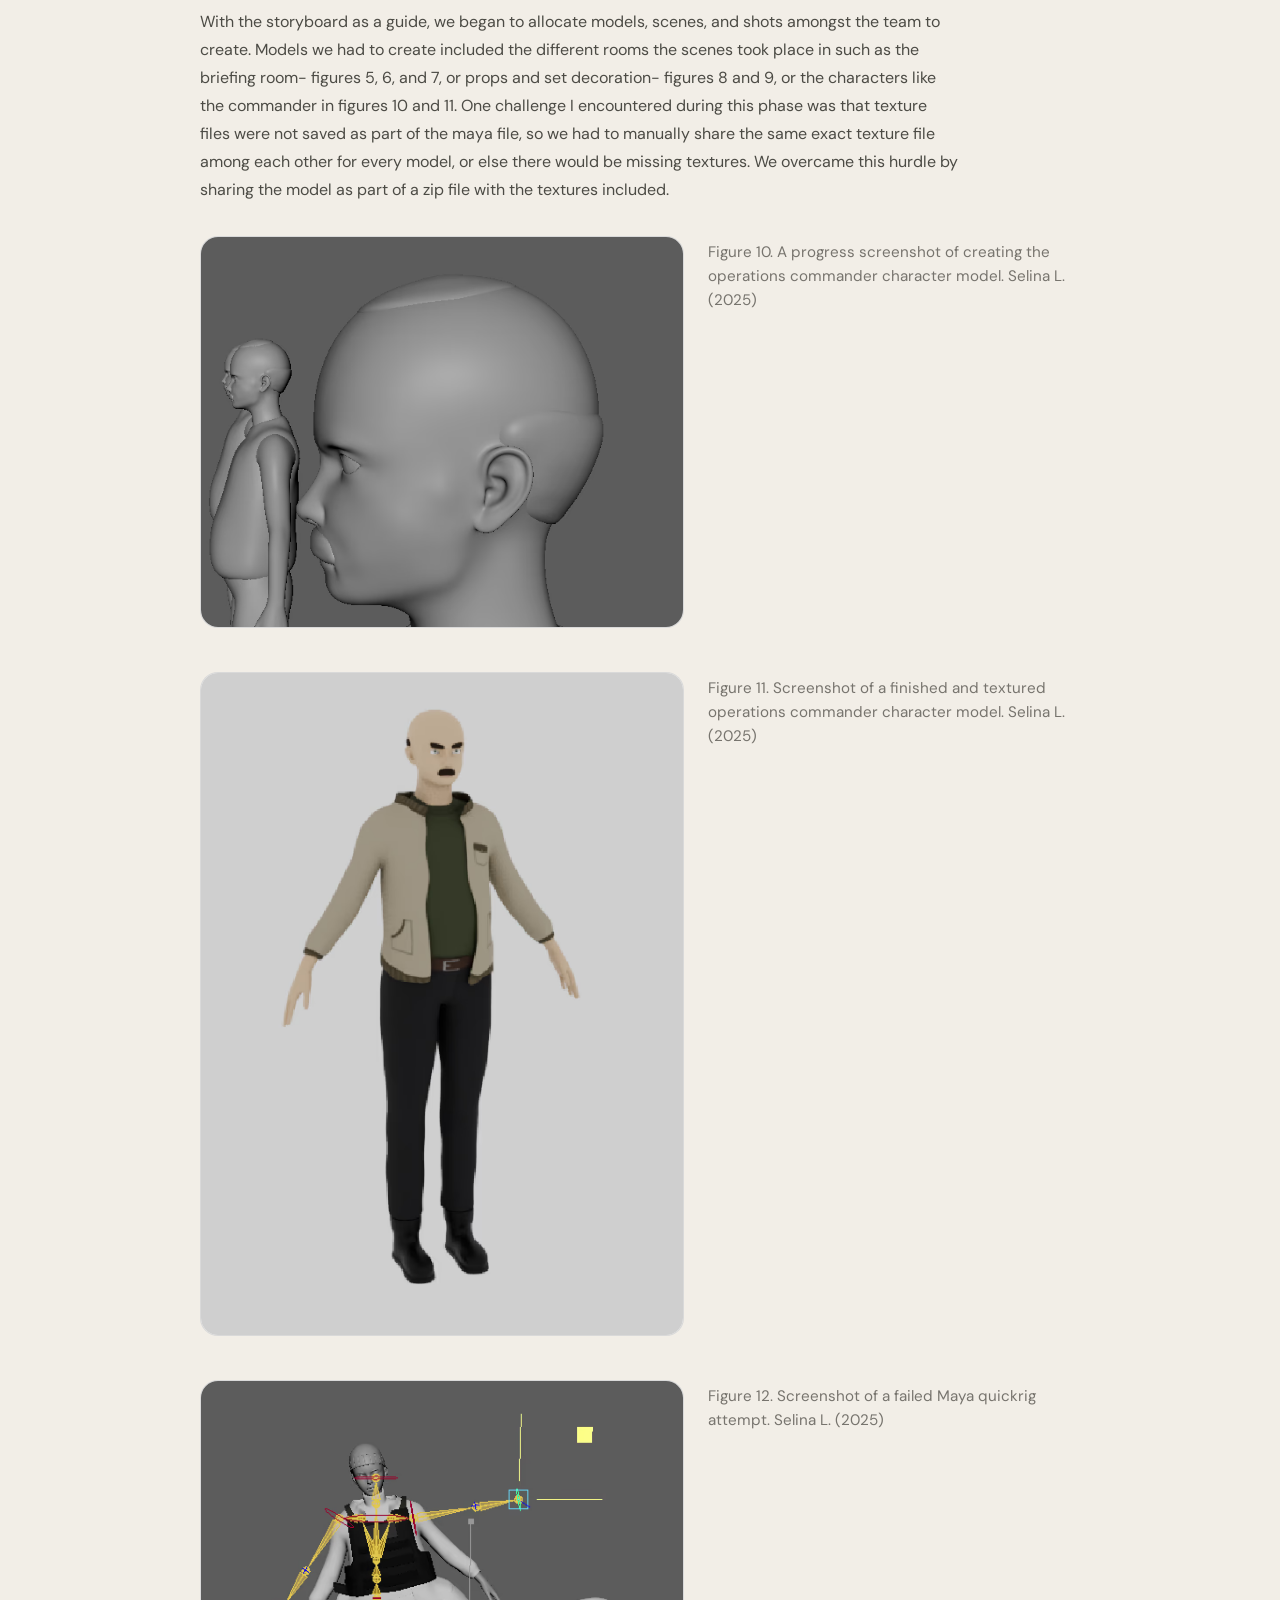
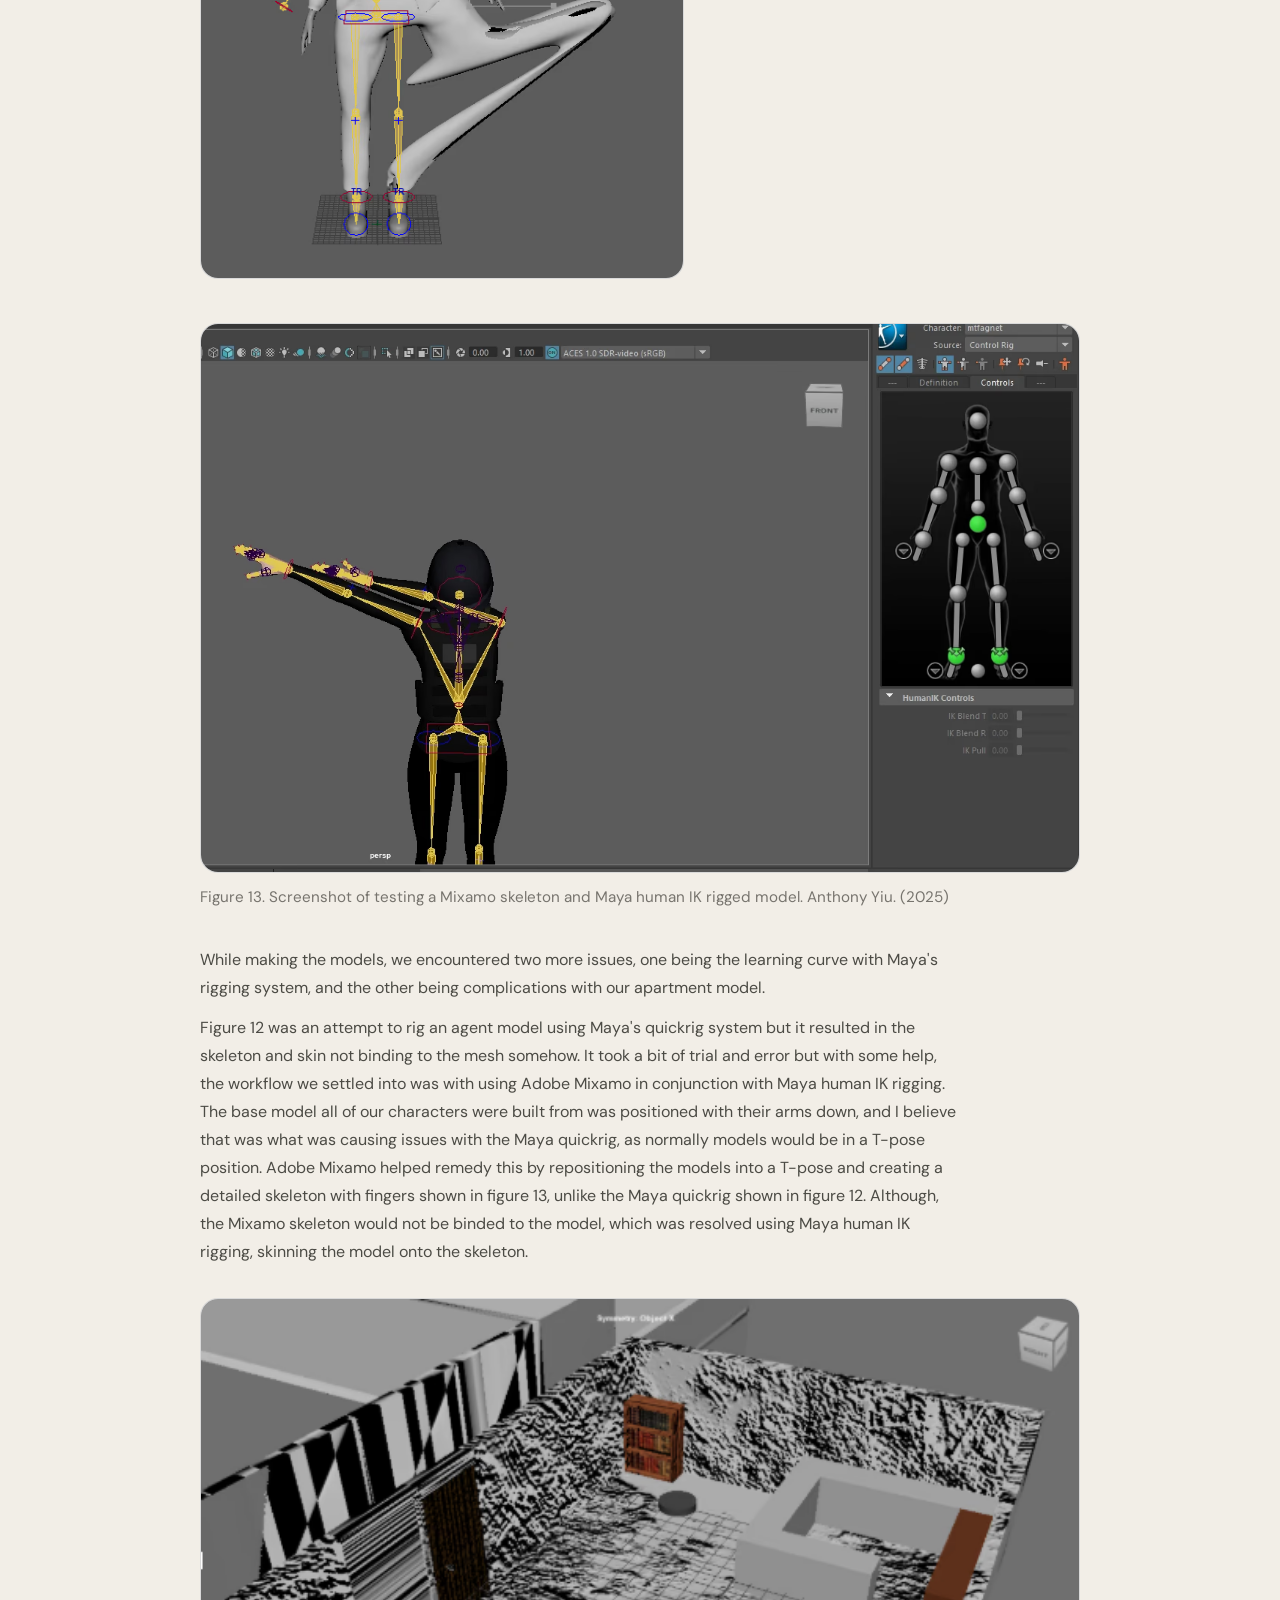
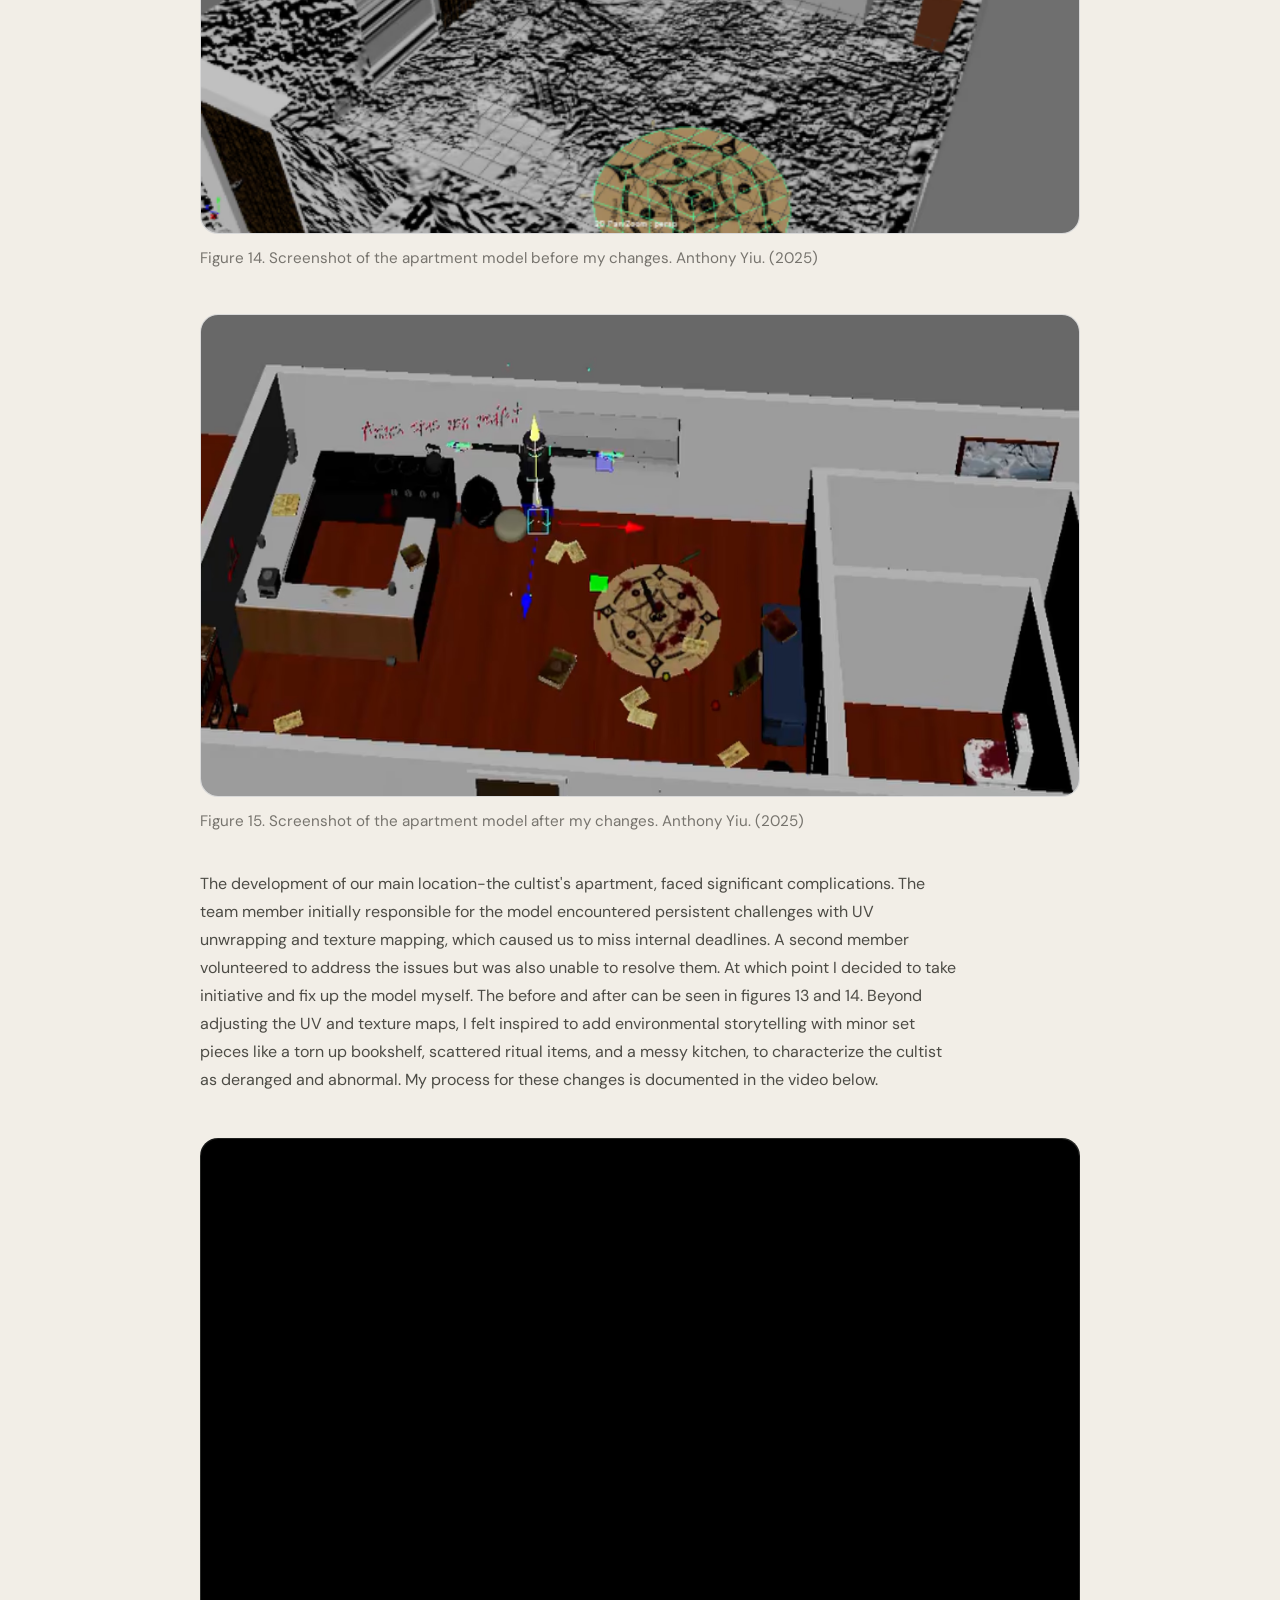
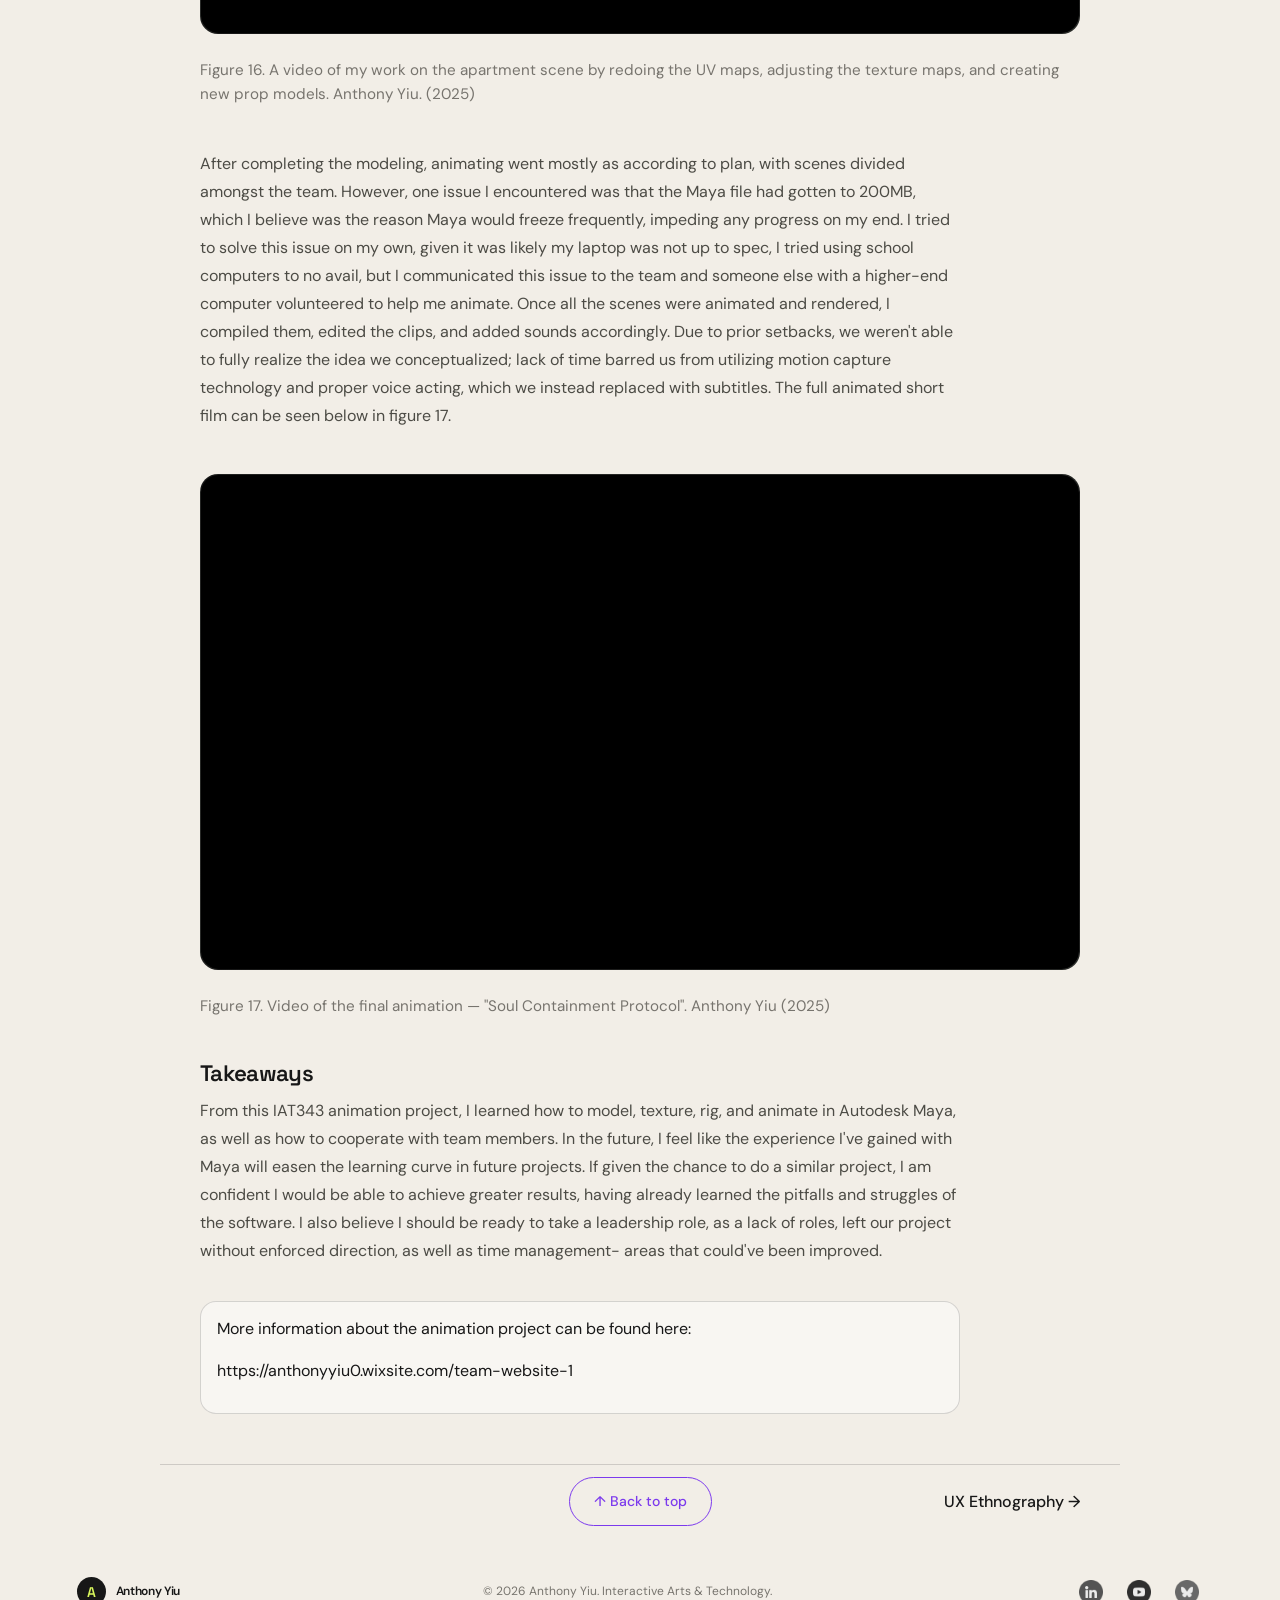
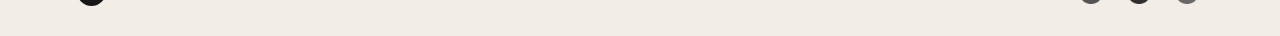
<file: project2.html>
﻿<!doctype html>
<html lang="en">
<head>
  <meta charset="UTF-8" />
  <meta name="viewport" content="width=device-width, initial-scale=1.0" />
  <meta name="description" content="Soul Containment Protocol — a 3D animated short film by Anthony Yiu." />
  <title>Soul Containment Protocol — Anthony Yiu</title>
  <link rel="icon" type="image/svg+xml" href="favicon.svg" />
  <link rel="stylesheet" href="project-page.css" />
</head>
<body>
  <div class="scroll-progress"></div>
  <header class="site-header project-nav">
    <a class="brand" href="index.html"><span class="brand-mark">A</span><span>Anthony Yiu</span></a>
    <nav class="desktop-nav" aria-label="Primary navigation">
      <div class="nav-dropdown">
        <a href="index.html#work">Works <svg class="nav-arrow" viewBox="0 0 24 24" fill="none" stroke="currentColor" stroke-width="2" stroke-linecap="round" stroke-linejoin="round"><polyline points="6 9 12 15 18 9"></polyline></svg></a>
        <div class="nav-dropdown-menu">
          <a href="project1.html">A Beautiful Machine</a>
          <a href="project2.html">Soul Containment Protocol</a>
          <a href="project3.html">UX Ethnography</a>
          <a href="project4.html">Data Visualization</a>
        </div>
      </div>
      <div class="nav-dropdown">
        <a href="about.html">About <svg class="nav-arrow" viewBox="0 0 24 24" fill="none" stroke="currentColor" stroke-width="2" stroke-linecap="round" stroke-linejoin="round"><polyline points="6 9 12 15 18 9"></polyline></svg></a>
        <div class="nav-dropdown-menu">
          <a href="about.html">About</a>
          <a href="activities.html">Activities</a>
        </div>
      </div>
      <a href="index.html#contact">Contact</a>
    </nav>
    <a class="header-cta" href="mailto:aky6@sfu.ca">Get in touch</a>
    <button class="menu-toggle" aria-label="Toggle menu" aria-expanded="false"><span></span><span></span><span></span></button>
  </header>
  <div class="cursor-glow" aria-hidden="true"></div>

  <main class="project-main" id="top">
    <p class="project-kicker">IAT343 / 3D Animation</p>
    <h1 class="project-title">Soul Containment<br /><em>Protocol</em></h1>
    <p class="project-intro">This was a short, collaborative 3D animation project for IAT343 — Animation, created using Autodesk Maya. The concept was a dramatic thriller film in a simple cartoonish style. The plot was inspired by the SCP Foundation, with the atmosphere and general story about foundation agents investigating and raiding a cultist hideout.</p>

    <div class="project-hero film">
      <img src="IAT343-soul-containment-porotcol/f1.avif" alt="A screenshot of a briefing scene" />
    </div>

    <div class="project-info">
      <div><span class="project-label">Role</span><strong>3D artist / editor</strong></div>
      <div><span class="project-label">Timeframe</span><strong>May–Aug 2025</strong></div>
      <div><span class="project-label">Toolkit</span><strong>Maya · Mixamo · Clipchamp</strong></div>
      <div><span class="project-label">Focus</span><strong>Animation / teamwork</strong></div>
    </div>

    <section class="project-section">
      <h2>Overview</h2>
      <p>This was a short, collaborative 3D animation project for IAT343 — Animation, created using Autodesk Maya. The concept was a dramatic thriller film in a simple cartoonish style. The plot was inspired by the SCP Foundation, with the atmosphere and general story about foundation agents investigating and raiding a cultist hideout. I was primarily responsible for environment modeling, character rigging, and post-production, such as sound and editing.</p>
    </section>

    <section class="project-section">
      <h2>Context</h2>
      <h3 class="subheader">Skills and Tools</h3>
      <p>Autodesk Maya, Mixamo, Microsoft Clipchamp, Storyboarding, 3D Modeling, UV Unwrapping, Texture Painting, Character Rigging, Keyframe Animation, Video & Sound Editing.</p>
      <h3 class="subheader">Teammates</h3>
      <p>Selina L., Steven O., Aaron P., Haoyu Z., Shijun G.</p>
      <h3 class="subheader">Timeframe</h3>
      <p>May–Aug 2025</p>
      <h3 class="subheader">My Role</h3>
      <p>My role involved modeling and texturing the apartment scene, rigging the protagonist, agents, and cultist, maintaining the project website, putting together the animatic voiceover, and compiling the rendered scenes into a finished animation, including editing and sound effects.</p>
    </section>

    <section class="project-section">
      <h2>Objective</h2>
      <p>The main objective of this project was to create a 30 second to 3 minute long animated short, to understand the production process from conception and scripting to storyboarding and animating, through to editing and rendering.</p>
      <p>One of the biggest challenges I faced during this project was learning how to cooperate with an unfamiliar group of peers. Learning to work together was necessary for the project to succeed and we accomplished this by communicating our progress and schedule through frequent status updates and meetings. For example, if one member was unable to handle the rendering on their computer, another would volunteer to handle the process, or if someone made a notice that they would be busy with work, it would be fine as long as they were able to meet arranged deadlines for their share of work.</p>
      <p>Another challenge to mention from this project was the completely unfamiliar environment we were placed in. I felt that Autodesk Maya was difficult to use effectively as beginners, learning the basics as the course progressed. This led to the end product lacking polish and being unable to reach the high standards I had hoped for.</p>

      <h2>Process</h2>
      <p>The very first step of the project was to decide on a concept and what we decided on was a script brought forth by Haoyu. The idea he had in mind was an action thriller where the main character must choose between morals or duty. As an agent of a supernatural investigative strike team tasked with retrieving a target cultist, a dilemma arises when the cultist attacks one of your squadmates. When the operations commander orders you to not interfere but your friend is being strangled in front of you, there is a choice to be made.</p>
      <p>With the story decided, we then brainstormed about the style and aesthetics of the animation. We drew inspiration from the cartoonish and simple designs of Team Fortress 2, which can be seen from our concept sketches of characters in figures 2 and 3.</p>

      <div class="figure-split">
        <img src="IAT343-soul-containment-porotcol/f2.avif" alt="Concept sketch of the cultist character" />
        <figcaption>Figure 2. Photo of a concept sketch of the cultist character by Steven O. (2025)</figcaption>
      </div>

      <div class="figure-split">
        <img src="IAT343-soul-containment-porotcol/f3.avif" alt="Concept sketch of the operations commander character" />
        <figcaption>Figure 3. Photo of a concept sketch of the operations commander character by Steven O. (2025)</figcaption>
      </div>

      <figure class="figure-block">
        <img src="IAT343-soul-containment-porotcol/f4.avif" alt="Storyboard template prepared for the project" />
        <figcaption>Figure 4. A scan of a finished storyboard template with digitally altered textboxes by Steven O. and Anthony Yiu (2025).</figcaption>
      </figure>

      <p>A part of the project requirements was a website to host the project on. I chose and built a Wix website to store our project details. Steven drew the storyboards and I added them to the website, along with details of the scene for filling the storyboard template. The drawings were made on a printed template, scanned, and uploaded online, but pencil handwriting would prove difficult to read, so adding the text digitally in post was more ideal.</p>

      <figure class="figure-block">
        <img src="IAT343-soul-containment-porotcol/f5.avif" alt="Draft of the interrogation room" />
        <figcaption>Figure 5. Screenshot of a draft of the interrogation room. Shijun G. (2025)</figcaption>
      </figure>

      <figure class="figure-block">
        <img src="IAT343-soul-containment-porotcol/f6.avif" alt="Interrogation room in Maya wireframe view" />
        <figcaption>Figure 6. Screenshot of a draft of the interrogation room in wireframe mode of the Maya viewport. Shijun G. (2025)</figcaption>
      </figure>

      <figure class="figure-block">
        <img src="IAT343-soul-containment-porotcol/f7.avif" alt="Finished interrogation room" />
        <figcaption>Figure 7. Screenshot of a finished interrogation room. Shijun G. (2025)</figcaption>
      </figure>

      <figure class="figure-block">
        <img src="IAT343-soul-containment-porotcol/f8.avif" alt="Untextured hospital bed model" />
        <figcaption>Figure 8. Screenshot of an untextured hospital bed model. Anthony Yiu. (2025)</figcaption>
      </figure>

      <figure class="figure-block">
        <img src="IAT343-soul-containment-porotcol/f9.avif" alt="Finished and textured hospital bed model" />
        <figcaption>Figure 9. Screenshot of a finished and textured hospital bed model. Anthony Yiu. (2025)</figcaption>
      </figure>

      <p>With the storyboard as a guide, we began to allocate models, scenes, and shots amongst the team to create. Models we had to create included the different rooms the scenes took place in such as the briefing room- figures 5, 6, and 7, or props and set decoration- figures 8 and 9, or the characters like the commander in figures 10 and 11. One challenge I encountered during this phase was that texture files were not saved as part of the maya file, so we had to manually share the same exact texture file among each other for every model, or else there would be missing textures. We overcame this hurdle by sharing the model as part of a zip file with the textures included.</p>

      <div class="figure-split">
        <img src="IAT343-soul-containment-porotcol/f10.avif" alt="Progress screenshot of the operations commander model" />
        <figcaption>Figure 10. A progress screenshot of creating the operations commander character model. Selina L. (2025)</figcaption>
      </div>

      <div class="figure-split">
        <img src="IAT343-soul-containment-porotcol/f11.avif" alt="Finished operations commander model" />
        <figcaption>Figure 11. Screenshot of a finished and textured operations commander character model. Selina L. (2025)</figcaption>
      </div>

      <div class="figure-split">
        <img src="IAT343-soul-containment-porotcol/f12.avif" alt="Failed Maya quickrig attempt" />
        <figcaption>Figure 12. Screenshot of a failed Maya quickrig attempt. Selina L. (2025)</figcaption>
      </div>

      <figure class="figure-block">
        <img src="IAT343-soul-containment-porotcol/f13.avif" alt="Mixamo skeleton and Maya human IK rig" />
        <figcaption>Figure 13. Screenshot of testing a Mixamo skeleton and Maya human IK rigged model. Anthony Yiu. (2025)</figcaption>
      </figure>

      <p>While making the models, we encountered two more issues, one being the learning curve with Maya's rigging system, and the other being complications with our apartment model.</p>
      <p>Figure 12 was an attempt to rig an agent model using Maya's quickrig system but it resulted in the skeleton and skin not binding to the mesh somehow. It took a bit of trial and error but with some help, the workflow we settled into was with using Adobe Mixamo in conjunction with Maya human IK rigging. The base model all of our characters were built from was positioned with their arms down, and I believe that was what was causing issues with the Maya quickrig, as normally models would be in a T-pose position. Adobe Mixamo helped remedy this by repositioning the models into a T-pose and creating a detailed skeleton with fingers shown in figure 13, unlike the Maya quickrig shown in figure 12. Although, the Mixamo skeleton would not be binded to the model, which was resolved using Maya human IK rigging, skinning the model onto the skeleton.</p>

      <figure class="figure-block">
        <img src="IAT343-soul-containment-porotcol/f14.avif" alt="Apartment model before my changes" />
        <figcaption>Figure 14. Screenshot of the apartment model before my changes. Anthony Yiu. (2025)</figcaption>
      </figure>

      <figure class="figure-block">
        <img src="IAT343-soul-containment-porotcol/f15.avif" alt="Apartment model after my changes" />
        <figcaption>Figure 15. Screenshot of the apartment model after my changes. Anthony Yiu. (2025)</figcaption>
      </figure>

      <p>The development of our main location-the cultist's apartment, faced significant complications. The team member initially responsible for the model encountered persistent challenges with UV unwrapping and texture mapping, which caused us to miss internal deadlines. A second member volunteered to address the issues but was also unable to resolve them. At which point I decided to take initiative and fix up the model myself. The before and after can be seen in figures 13 and 14. Beyond adjusting the UV and texture maps, I felt inspired to add environmental storytelling with minor set pieces like a torn up bookshelf, scattered ritual items, and a messy kitchen, to characterize the cultist as deranged and abnormal. My process for these changes is documented in the video below.</p>
    </section>

    <figure class="figure-block media-full">
      <div class="video-card">
        <iframe src="https://www.youtube.com/embed/pzHJfSR82CE?rel=0" title="Soul Containment Protocol process video" allowfullscreen></iframe>
      </div>
      <figcaption>Figure 16. A video of my work on the apartment scene by redoing the UV maps, adjusting the texture maps, and creating new prop models. Anthony Yiu. (2025)</figcaption>
    </figure>

    <section class="project-section">
      <p>After completing the modeling, animating went mostly as according to plan, with scenes divided amongst the team. However, one issue I encountered was that the Maya file had gotten to 200MB, which I believe was the reason Maya would freeze frequently, impeding any progress on my end. I tried to solve this issue on my own, given it was likely my laptop was not up to spec, I tried using school computers to no avail, but I communicated this issue to the team and someone else with a higher-end computer volunteered to help me animate. Once all the scenes were animated and rendered, I compiled them, edited the clips, and added sounds accordingly. Due to prior setbacks, we weren't able to fully realize the idea we conceptualized; lack of time barred us from utilizing motion capture technology and proper voice acting, which we instead replaced with subtitles. The full animated short film can be seen below in figure 17.</p>
    </section>

    <figure class="figure-block media-full">
      <div class="video-card">
        <iframe src="https://www.youtube.com/embed/ZDdTGoXlsH0?rel=0" title="Soul Containment Protocol final animation" allowfullscreen></iframe>
      </div>
      <figcaption>Figure 17. Video of the final animation — "Soul Containment Protocol". Anthony Yiu (2025)</figcaption>
    </figure>

    <section class="project-section">
      <h2>Takeaways</h2>
      <p>From this IAT343 animation project, I learned how to model, texture, rig, and animate in Autodesk Maya, as well as how to cooperate with team members. In the future, I feel like the experience I've gained with Maya will easen the learning curve in future projects. If given the chance to do a similar project, I am confident I would be able to achieve greater results, having already learned the pitfalls and struggles of the software. I also believe I should be ready to take a leadership role, as a lack of roles, left our project without enforced direction, as well as time management- areas that could've been improved.</p>
    </section>

    <div class="project-note">More information about the animation project can be found here:
    <p><a href="https://anthonyyiu0.wixsite.com/team-website-1" target="_blank" rel="noreferrer">https://anthonyyiu0.wixsite.com/team-website-1</a></p></div>
  </main>

  <div class="back-to-top-wrap">
    <div></div>
    <a class="back-to-top" href="#top">↑ Back to top</a>
    <div class="next-project"><a href="project3.html">UX Ethnography →</a></div>
  </div>

  <footer class="site-footer section-pad">
    <a class="brand" href="index.html"><span class="brand-mark">A</span><span>Anthony Yiu</span></a>
    <p>© 2026 Anthony Yiu. Interactive Arts &amp; Technology.</p>
    <div class="footer-social">
      <a href="https://www.linkedin.com/in/aky6/" target="_blank" rel="noopener" aria-label="LinkedIn">
        <img src="icons/linkedin.png" alt="LinkedIn" />
      </a>
      <a href="https://www.youtube.com/@anthonyy115" target="_blank" rel="noopener" aria-label="YouTube">
        <img src="icons/youtube.png" alt="YouTube" />
      </a>
      <a href="https://bsky.app/profile/ant-hony15.bsky.social" target="_blank" rel="noopener" aria-label="Bluesky">
        <img src="icons/bluesky.png" alt="Bluesky" />
      </a>
    </div>
  </footer>
  <script src="script.js"></script>
</body>
</html>
</file>
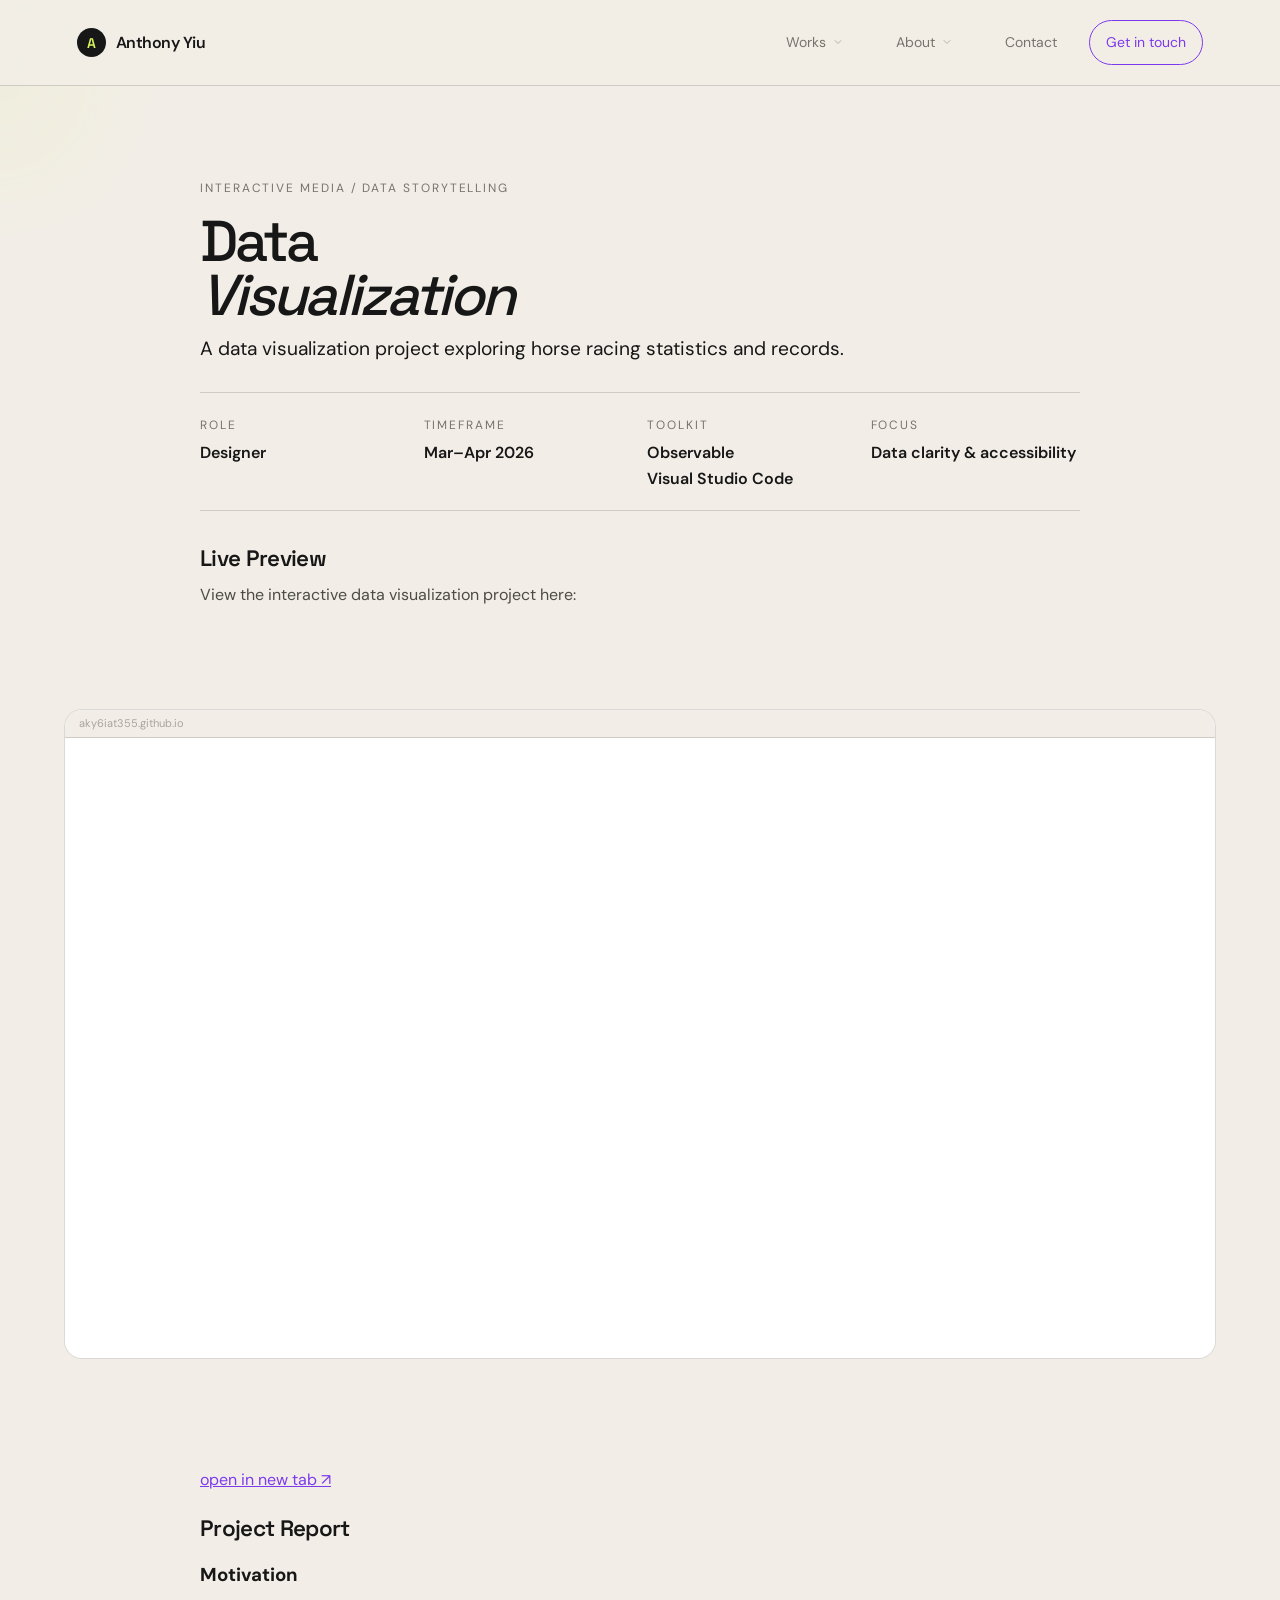
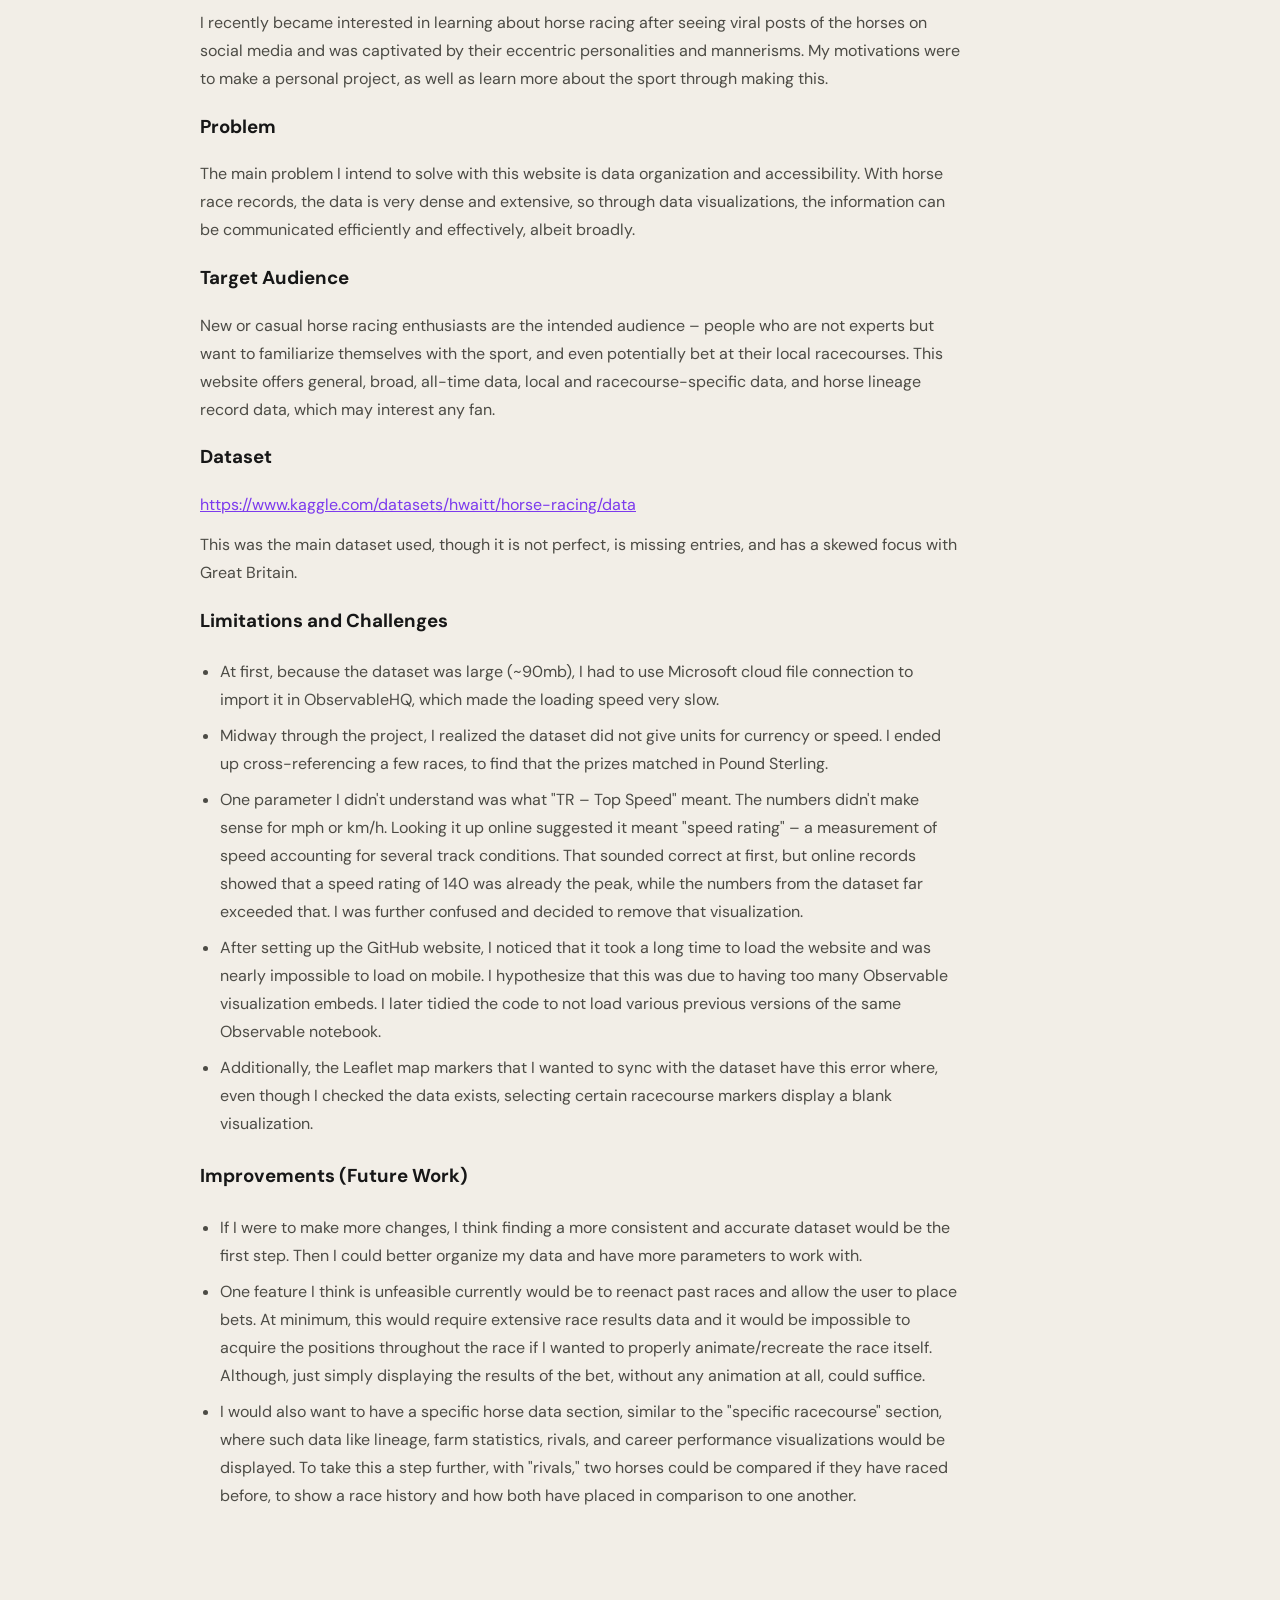
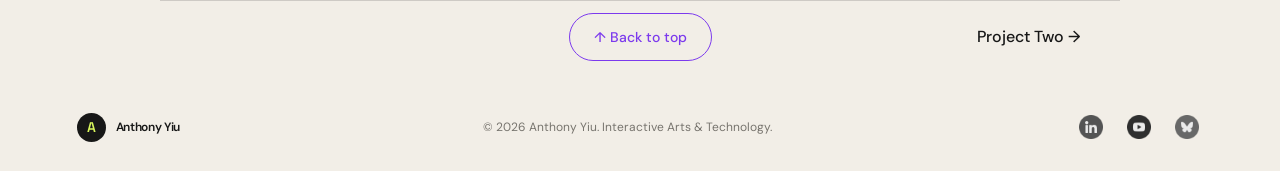
<file: project4.html>
﻿<!doctype html>
<html lang="en">
<head>
  <meta charset="UTF-8" />
  <meta name="viewport" content="width=device-width, initial-scale=1.0" />
  <meta name="description" content="Data Visualization — horse racing data project by Anthony Yiu." />
  <title>Data Visualization — Anthony Yiu</title>
  <link rel="icon" type="image/svg+xml" href="favicon.svg" />
  <link rel="stylesheet" href="project-page.css" />
  <style>
    .website-preview-window {
      width: 90vw;
      max-width: 1400px;
      margin: 24px auto 16px;
      border-radius: 18px;
      border: 1px solid var(--line);
      overflow: hidden;
      background: #fff;
    }
    .website-preview-window .window-tab {
      height: 28px;
      background: var(--cream);
      border-bottom: 1px solid var(--line);
      display: flex;
      align-items: center;
      padding: 0 14px;
    }
    .website-preview-window .window-tab .tab-label {
      font-size: 11px;
      color: var(--muted);
      font-family: var(--body);
      opacity: 0.6;
    }
    .website-preview-window iframe {
      width: 100%;
      height: 620px;
      border: 0;
      display: block;
      background: #fff;
    }
    .project-info-4col {
      display: grid;
      grid-template-columns: repeat(4, minmax(0, 1fr));
      gap: 14px;
      padding: 18px 0;
      border-top: 1px solid var(--line);
      border-bottom: 1px solid var(--line);
      margin: 28px 0;
    }
    .project-info-4col .meta-item .meta-label {
      font-size: 12px;
      text-transform: uppercase;
      letter-spacing: 0.16em;
      color: var(--muted);
    }
    .project-info-4col .meta-item .meta-value {
      display: block;
      margin-top: 4px;
      font-weight: 600;
      color: var(--ink);
    }
    .project-info-4col .meta-item .meta-value .toolkit-line {
      display: block;
    }
    @media (max-width: 760px) {
      .website-preview-window {
        width: 100%;
      }
      .website-preview-window iframe {
        height: 460px;
      }
      .project-info-4col {
        grid-template-columns: 1fr 1fr;
      }
    }
    @media (max-width: 540px) {
      .website-preview-window iframe {
        height: 360px;
      }
      .project-info-4col {
        grid-template-columns: 1fr;
      }
      .website-preview-window .window-tab .tab-label {
        display: none;
      }
    }
  </style>
</head>
<body>
  <div class="scroll-progress"></div>
  <header class="site-header project-nav">
    <a class="brand" href="index.html"><span class="brand-mark">A</span><span>Anthony Yiu</span></a>
    <nav class="desktop-nav" aria-label="Primary navigation">
      <div class="nav-dropdown">
        <a href="index.html#work">Works <svg class="nav-arrow" viewBox="0 0 24 24" fill="none" stroke="currentColor" stroke-width="2" stroke-linecap="round" stroke-linejoin="round"><polyline points="6 9 12 15 18 9"></polyline></svg></a>
        <div class="nav-dropdown-menu">
          <a href="project1.html">A Beautiful Machine</a>
          <a href="project2.html">Soul Containment Protocol</a>
          <a href="project3.html">UX Ethnography</a>
          <a href="project4.html">Data Visualization</a>
        </div>
      </div>
      <div class="nav-dropdown">
        <a href="about.html">About <svg class="nav-arrow" viewBox="0 0 24 24" fill="none" stroke="currentColor" stroke-width="2" stroke-linecap="round" stroke-linejoin="round"><polyline points="6 9 12 15 18 9"></polyline></svg></a>
        <div class="nav-dropdown-menu">
          <a href="about.html">About</a>
          <a href="activities.html">Activities</a>
        </div>
      </div>
      <a href="index.html#contact">Contact</a>
    </nav>
    <a class="header-cta" href="mailto:aky6@sfu.ca">Get in touch</a>
    <button class="menu-toggle" aria-label="Toggle menu" aria-expanded="false"><span></span><span></span><span></span></button>
  </header>
  <div class="cursor-glow" aria-hidden="true"></div>

  <main class="project-main" id="top">
    <span class="project-kicker">Interactive media / Data storytelling</span>
    <h1 class="project-title">Data<br /><em>Visualization</em></h1>
    <p class="project-intro">A data visualization project exploring horse racing statistics and records.</p>

    <div class="project-info-4col">
      <div class="meta-item">
        <span class="meta-label">Role</span>
        <span class="meta-value">Designer</span>
      </div>
      <div class="meta-item">
        <span class="meta-label">Timeframe</span>
        <span class="meta-value">Mar–Apr 2026</span>
      </div>
      <div class="meta-item">
        <span class="meta-label">Toolkit</span>
        <span class="meta-value">
          <span class="toolkit-line">Observable</span>
          <span class="toolkit-line">Visual Studio Code</span>
        </span>
      </div>
      <div class="meta-item">
        <span class="meta-label">Focus</span>
        <span class="meta-value">Data clarity &amp; accessibility</span>
      </div>
    </div>

    <section class="project-section">
      <h2>Live Preview</h2>
      <p>View the interactive data visualization project here:</p>
    </section>
  </main>

  <div class="website-preview-window">
    <div class="window-tab">
      <span class="tab-label">aky6iat355.github.io</span>
    </div>
    <iframe src="https://anthonyyiu.github.io/aky6IAT355/" title="Data Visualization — live preview"></iframe>
  </div>

  <main class="project-main">
    <p style="margin-top: 4px;"><a href="https://anthonyyiu.github.io/aky6IAT355/" target="_blank" rel="noopener" style="color: var(--purple); text-decoration: underline;">open in new tab ↗</a></p>

    <section class="project-section">
      <h2>Project Report</h2>
      
      <h3>Motivation</h3>
      <p>I recently became interested in learning about horse racing after seeing viral posts of the horses on social media and was captivated by their eccentric personalities and mannerisms. My motivations were to make a personal project, as well as learn more about the sport through making this.</p>

      <h3>Problem</h3>
      <p>The main problem I intend to solve with this website is data organization and accessibility. With horse race records, the data is very dense and extensive, so through data visualizations, the information can be communicated efficiently and effectively, albeit broadly.</p>

      <h3>Target Audience</h3>
      <p>New or casual horse racing enthusiasts are the intended audience – people who are not experts but want to familiarize themselves with the sport, and even potentially bet at their local racecourses. This website offers general, broad, all-time data, local and racecourse-specific data, and horse lineage record data, which may interest any fan.</p>

      <h3>Dataset</h3>
      <p><a href="https://www.kaggle.com/datasets/hwaitt/horse-racing/data" target="_blank" rel="noopener" style="color: var(--purple); text-decoration: underline;">https://www.kaggle.com/datasets/hwaitt/horse-racing/data</a></p>
      <p>This was the main dataset used, though it is not perfect, is missing entries, and has a skewed focus with Great Britain.</p>

      <h3>Limitations and Challenges</h3>
      <ul>
        <li>At first, because the dataset was large (~90mb), I had to use Microsoft cloud file connection to import it in ObservableHQ, which made the loading speed very slow.</li>
        <li>Midway through the project, I realized the dataset did not give units for currency or speed. I ended up cross-referencing a few races, to find that the prizes matched in Pound Sterling.</li>
        <li>One parameter I didn't understand was what "TR – Top Speed" meant. The numbers didn't make sense for mph or km/h. Looking it up online suggested it meant "speed rating" – a measurement of speed accounting for several track conditions. That sounded correct at first, but online records showed that a speed rating of 140 was already the peak, while the numbers from the dataset far exceeded that. I was further confused and decided to remove that visualization.</li>
        <li>After setting up the GitHub website, I noticed that it took a long time to load the website and was nearly impossible to load on mobile. I hypothesize that this was due to having too many Observable visualization embeds. I later tidied the code to not load various previous versions of the same Observable notebook.</li>
        <li>Additionally, the Leaflet map markers that I wanted to sync with the dataset have this error where, even though I checked the data exists, selecting certain racecourse markers display a blank visualization.</li>
      </ul>

      <h3>Improvements (Future Work)</h3>
      <ul>
        <li>If I were to make more changes, I think finding a more consistent and accurate dataset would be the first step. Then I could better organize my data and have more parameters to work with.</li>
        <li>One feature I think is unfeasible currently would be to reenact past races and allow the user to place bets. At minimum, this would require extensive race results data and it would be impossible to acquire the positions throughout the race if I wanted to properly animate/recreate the race itself. Although, just simply displaying the results of the bet, without any animation at all, could suffice.</li>
        <li>I would also want to have a specific horse data section, similar to the "specific racecourse" section, where such data like lineage, farm statistics, rivals, and career performance visualizations would be displayed. To take this a step further, with "rivals," two horses could be compared if they have raced before, to show a race history and how both have placed in comparison to one another.</li>
      </ul>
    </section>
  </main>

  <div class="back-to-top-wrap">
    <div></div>
    <a class="back-to-top" href="#top">↑ Back to top</a>
    <div class="next-project"><a href="project2.html">Project Two →</a></div>
  </div>

  <footer class="site-footer section-pad">
    <a class="brand" href="index.html"><span class="brand-mark">A</span><span>Anthony Yiu</span></a>
    <p>© 2026 Anthony Yiu. Interactive Arts &amp; Technology.</p>
    <div class="footer-social">
      <a href="https://www.linkedin.com/in/aky6/" target="_blank" rel="noopener" aria-label="LinkedIn">
        <img src="icons/linkedin.png" alt="LinkedIn" />
      </a>
      <a href="https://www.youtube.com/@anthonyy115" target="_blank" rel="noopener" aria-label="YouTube">
        <img src="icons/youtube.png" alt="YouTube" />
      </a>
      <a href="https://bsky.app/profile/ant-hony15.bsky.social" target="_blank" rel="noopener" aria-label="Bluesky">
        <img src="icons/bluesky.png" alt="Bluesky" />
      </a>
    </div>
  </footer>
  <script src="script.js"></script>
</body>
</html>
</file>
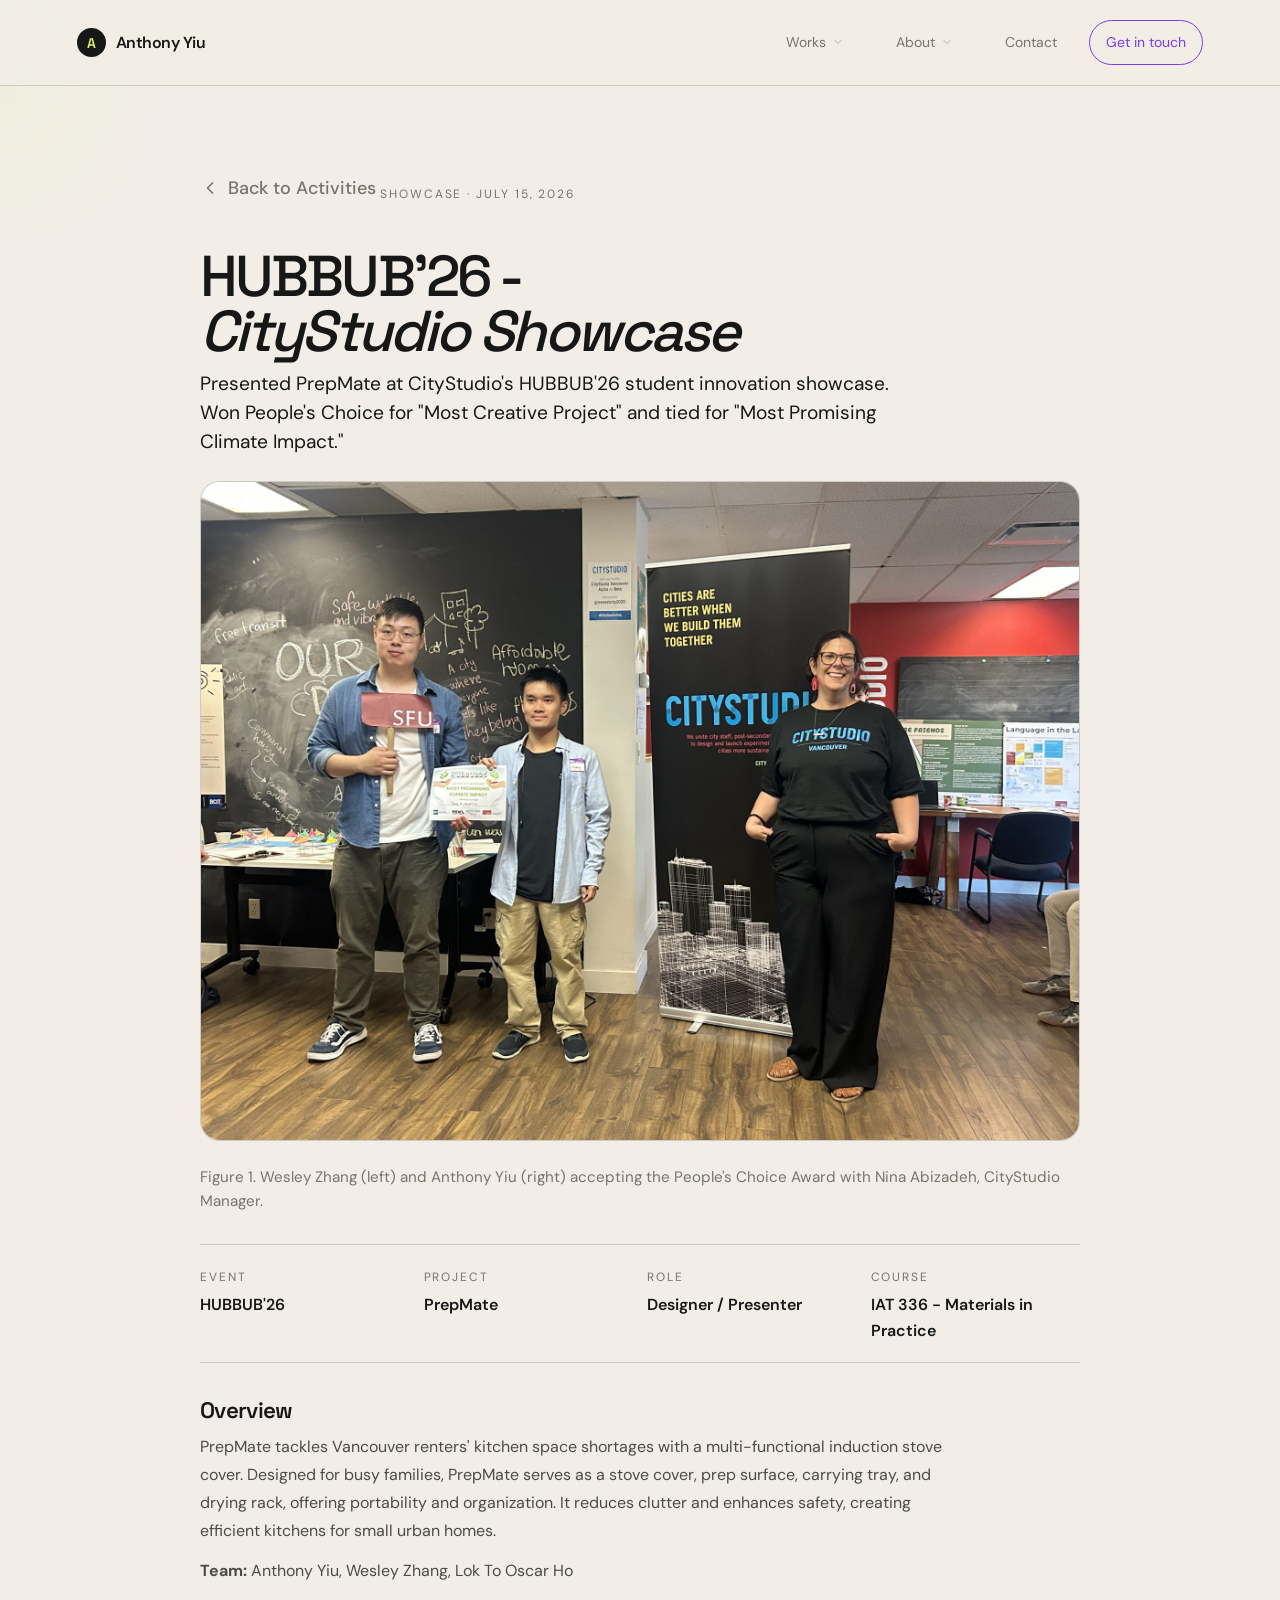
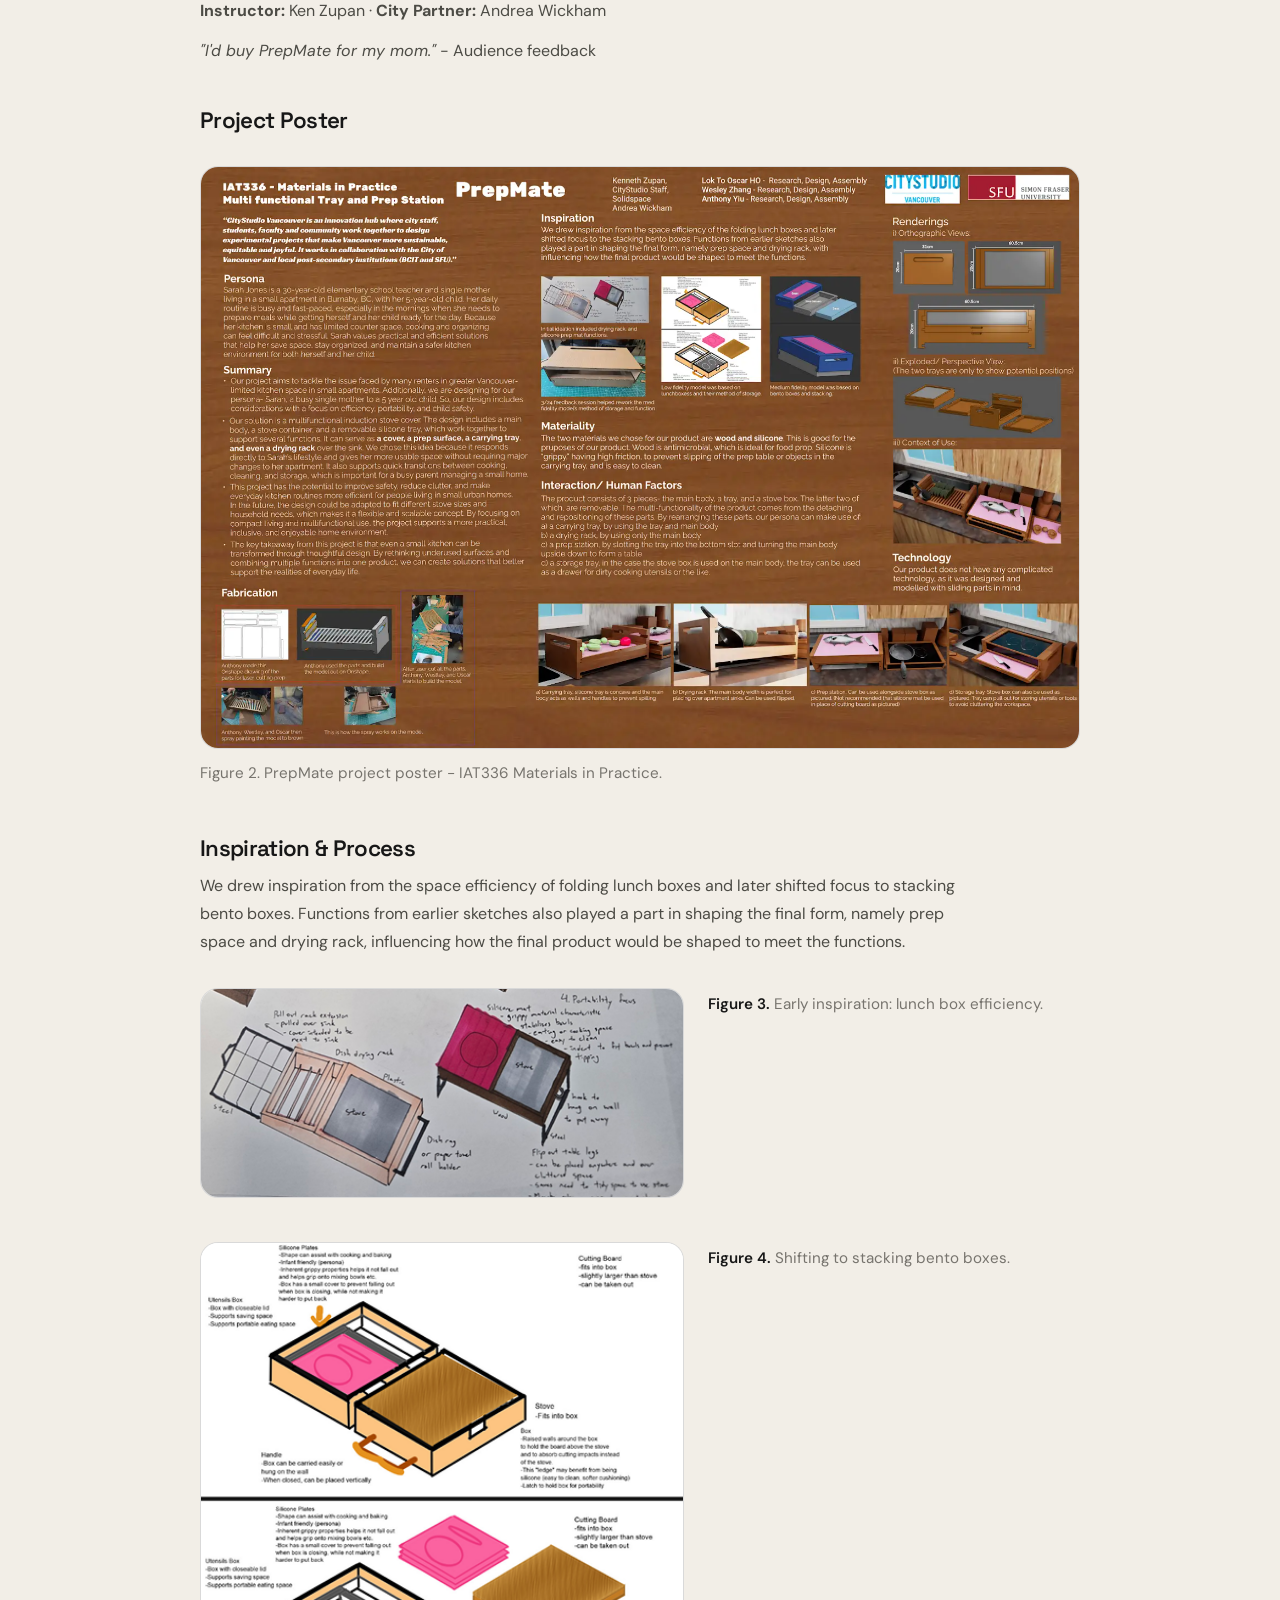
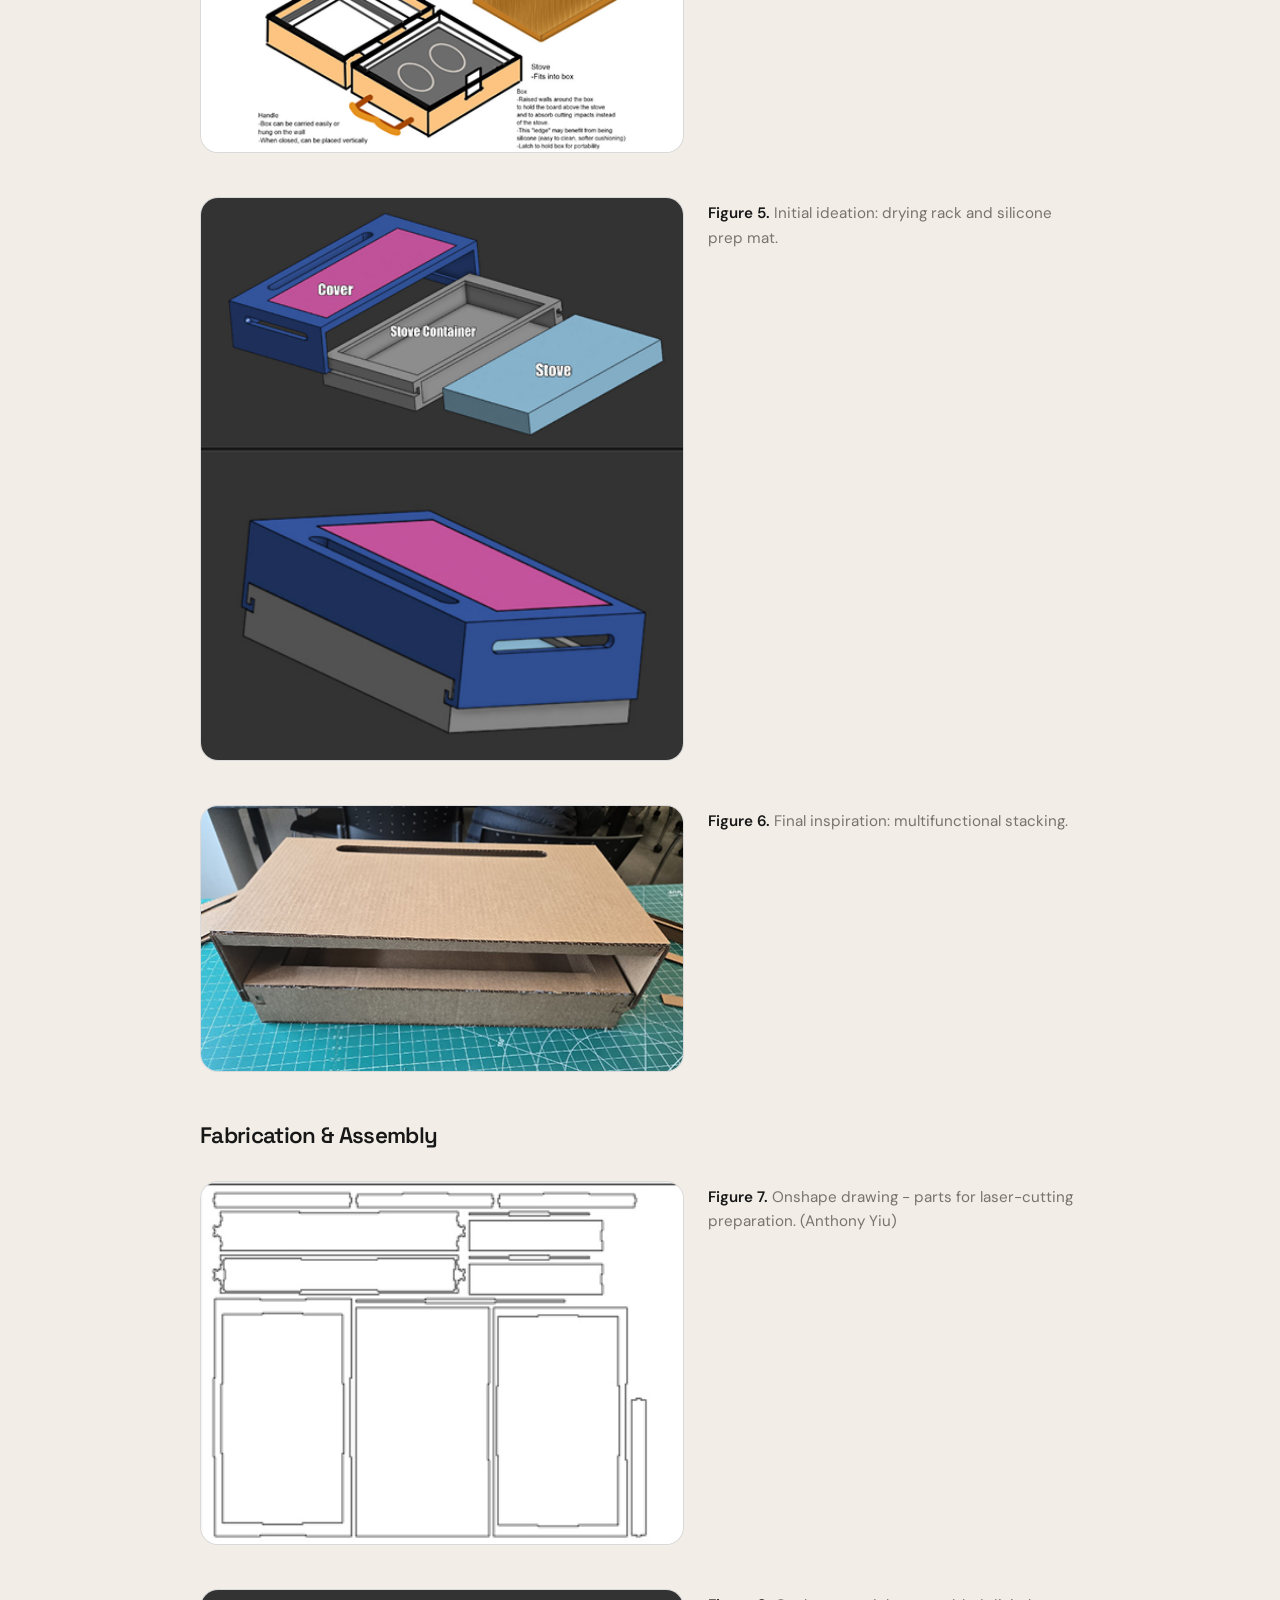
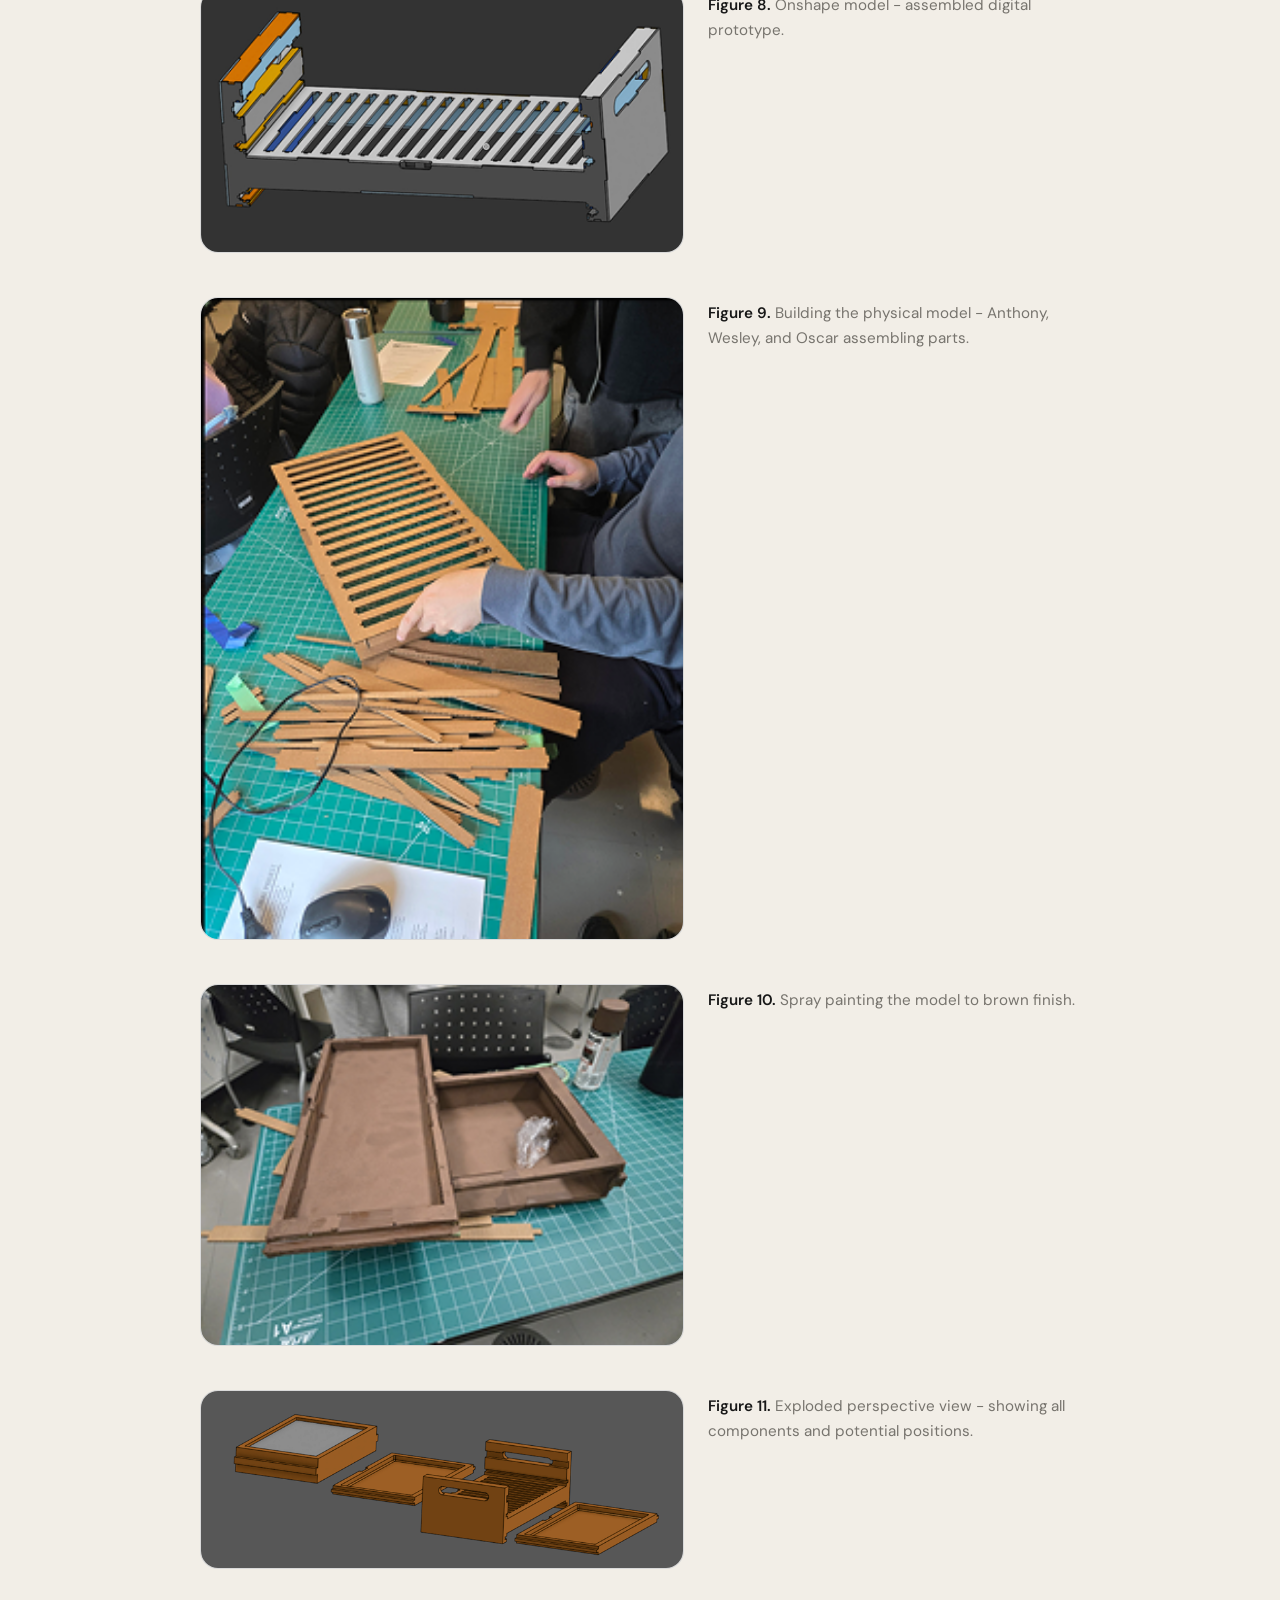
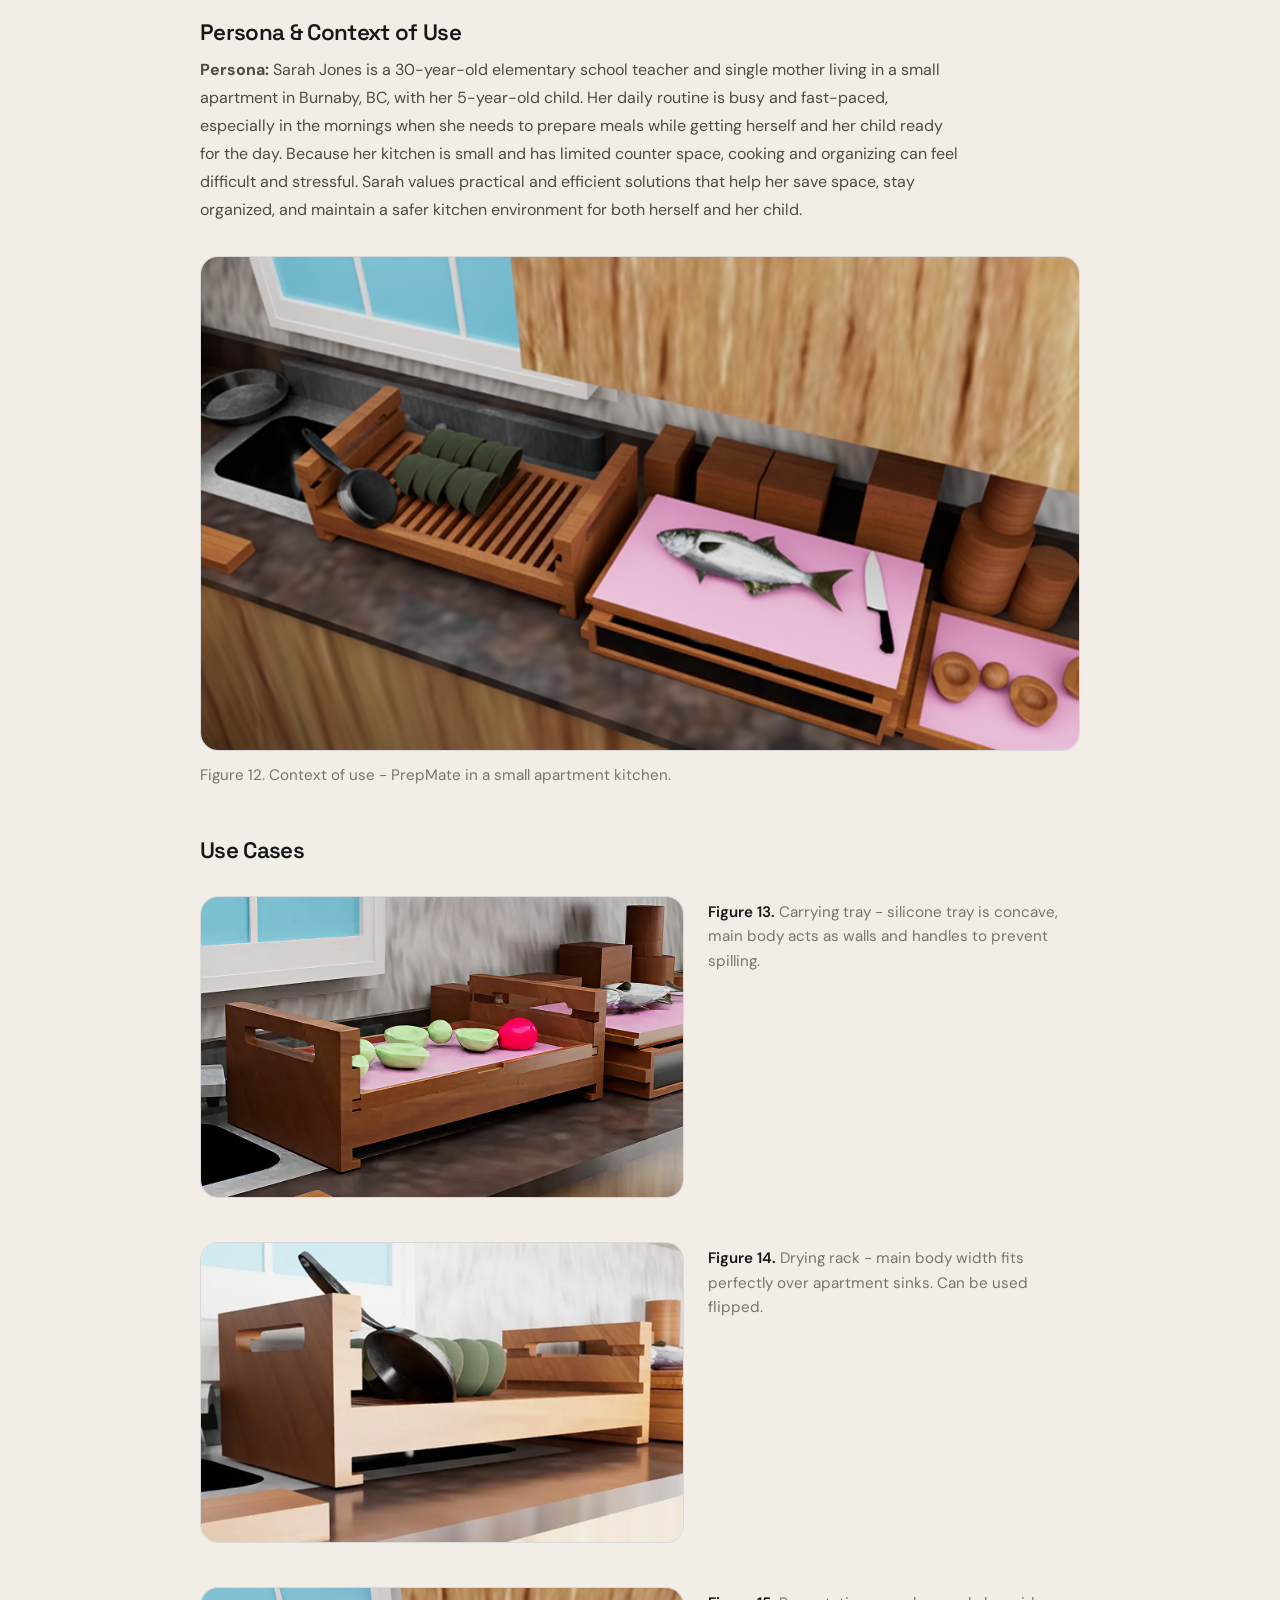
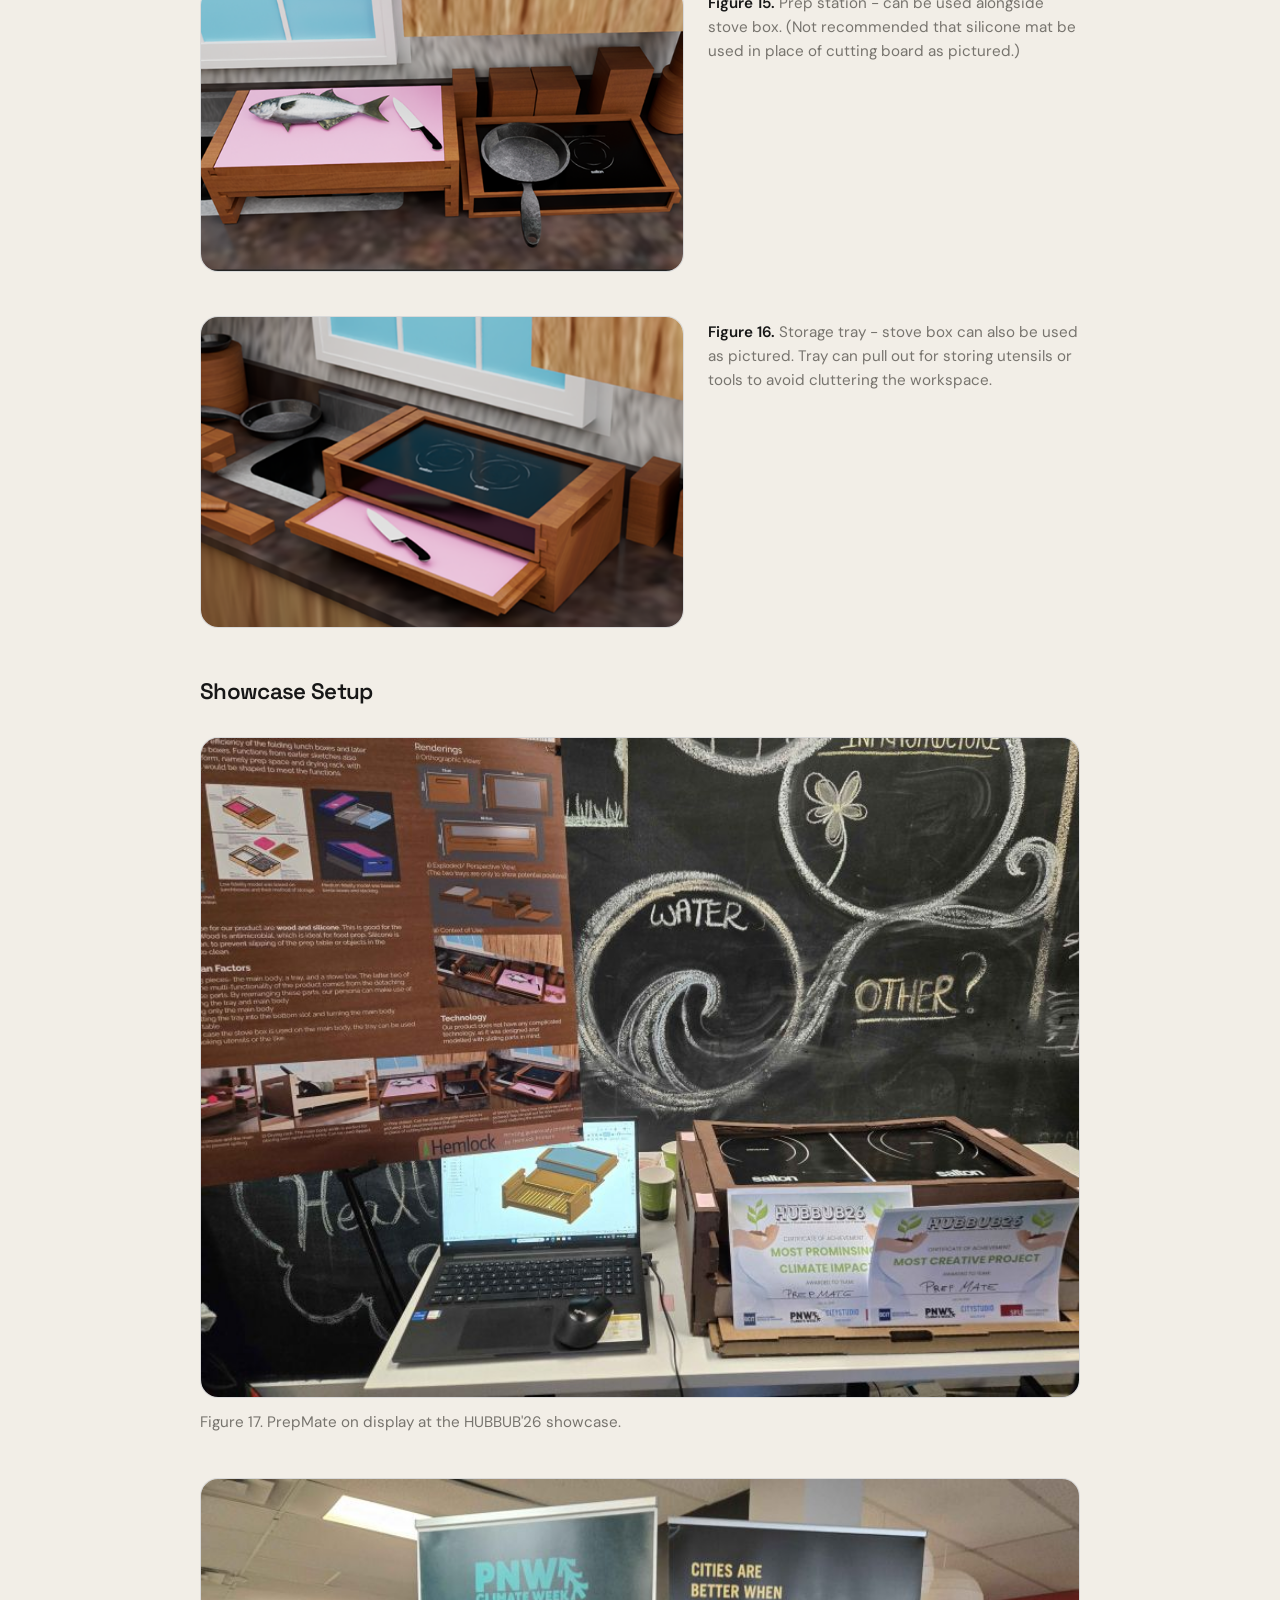
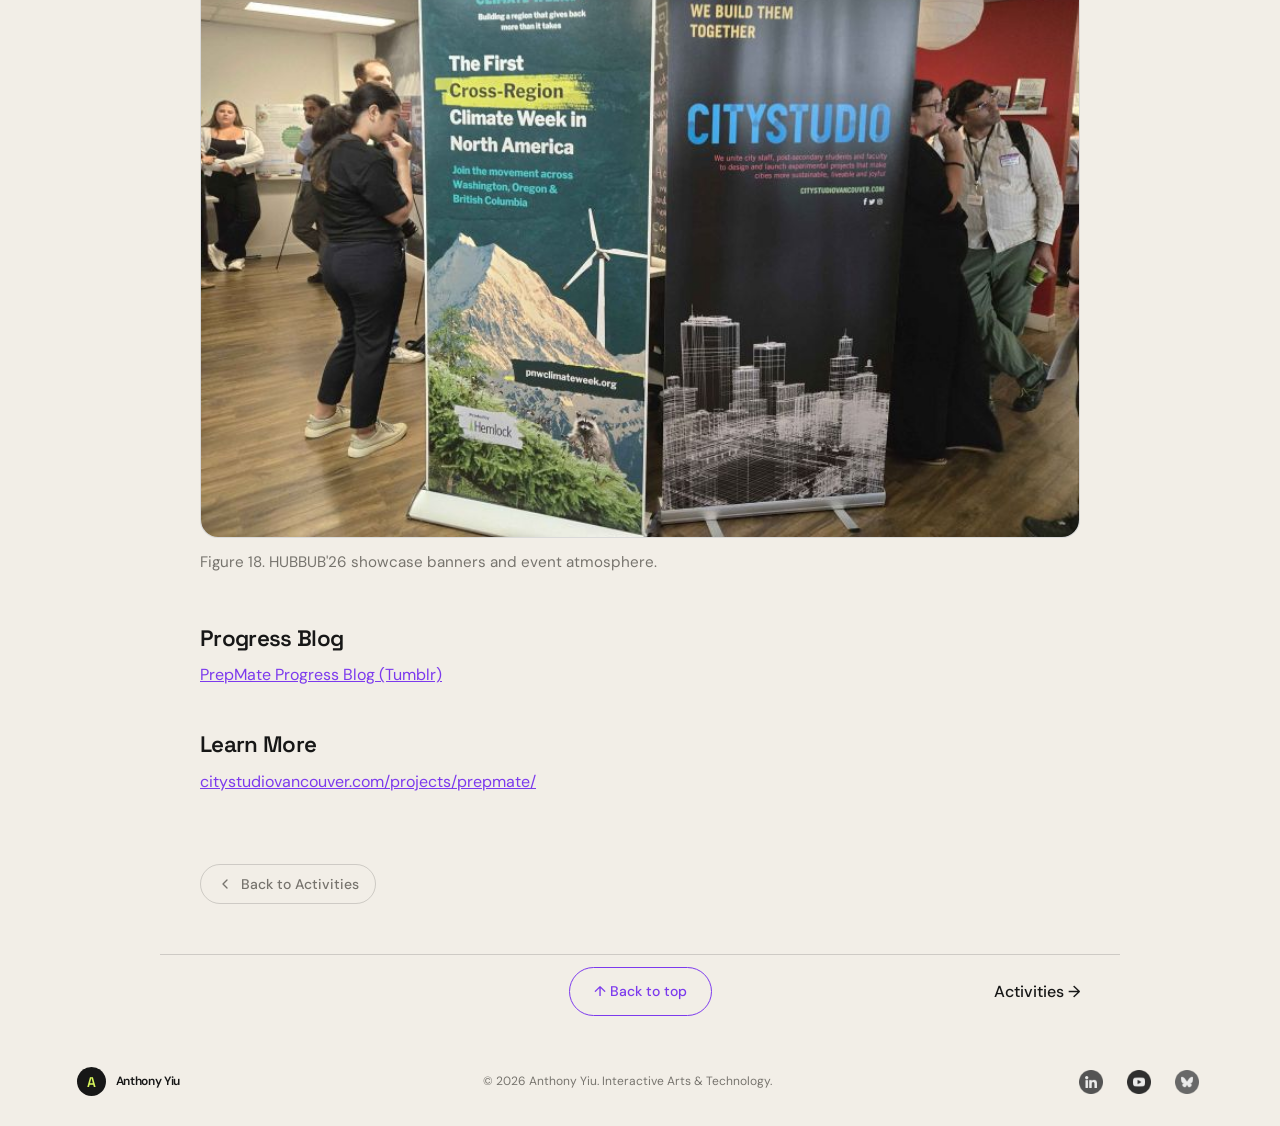
<file: activities pages/event-1.html>
<!doctype html>
<html lang="en">
<head>
  <meta charset="UTF-8" />
  <meta name="viewport" content="width=device-width, initial-scale=1.0" />
  <meta name="description" content="HUBBUB'26 — CityStudio student innovation showcase. PrepMate project won People's Choice for Most Creative Project and tied for Most Promising Climate Impact.">
  <title>HUBBUB'26 — Anthony Yiu</title>
  <link rel="icon" type="image/svg+xml" href="../favicon.svg" />
  <link rel="preconnect" href="https://fonts.googleapis.com" />
  <link rel="preconnect" href="https://fonts.gstatic.com" crossorigin />
  <link href="https://fonts.googleapis.com/css2?family=DM+Sans:wght@400;500;600;700&family=Space+Grotesk:wght@400;500;600;700&display=swap" rel="stylesheet" />
  <link rel="stylesheet" href="../project-page.css" />
  <style>
    .back-link-top {
      display: inline-flex;
      align-items: center;
      gap: 8px;
      margin-bottom: 32px;
      font-size: 18px;
      font-weight: 500;
      color: var(--muted);
      text-decoration: none;
      transition: color 0.2s ease;
    }
    .back-link-top:hover { color: var(--purple); }
    .back-link-top svg { width: 20px; height: 20px; }
    .back-link {
      display: inline-flex;
      align-items: center;
      gap: 8px;
      padding: 8px 16px;
      margin-top: 32px;
      font-size: 14px;
      font-weight: 500;
      color: var(--muted);
      text-decoration: none;
      border: 1px solid var(--line);
      border-radius: 999px;
      transition: all 0.2s ease;
    }
    .back-link:hover { color: var(--ink); border-color: var(--purple); background: rgba(124, 58, 237, 0.05); }
    .back-link svg { width: 16px; height: 16px; }
    .event-meta-grid {
      display: grid;
      grid-template-columns: repeat(4, minmax(0, 1fr));
      gap: 14px;
      padding: 18px 0;
      border-top: 1px solid var(--line);
      border-bottom: 1px solid var(--line);
      margin: 28px 0;
    }
    .event-meta-grid .meta-item .meta-label {
      font-size: 12px;
      text-transform: uppercase;
      letter-spacing: 0.16em;
      color: var(--muted);
    }
    .event-meta-grid .meta-item .meta-value {
      display: block;
      margin-top: 4px;
      font-weight: 600;
      color: var(--ink);
    }
    .event-section {
      margin-bottom: 36px;
      padding-top: 8px;
    }
    .event-section h2 {
      margin: 0 0 10px;
      font: 600 clamp(1.15rem, 2.4vw, 1.4rem)/1.1 var(--display);
      letter-spacing: -0.03em;
    }
    .event-section p {
      margin: 0 0 12px;
      max-width: 760px;
      color: #4c4b45;
      font-size: 1rem;
      line-height: 1.75;
    }
    .event-section ul {
      margin: 8px 0 16px;
      padding-left: 20px;
    }
    .event-section ul li {
      font-size: 1rem;
      line-height: 1.75;
      color: #4c4b45;
    }
    .figure-split {
      display: flex;
      flex-direction: row;
      gap: 24px;
      align-items: flex-start;
      margin: 24px 0 28px;
      padding: 8px 0;
    }
    .figure-split img {
      width: 55%;
      max-width: 55%;
      height: auto;
      display: block;
      border-radius: 18px;
      border: 1px solid var(--line);
      background: #fff;
      object-fit: contain;
      flex-shrink: 0;
    }
    .figure-split figcaption {
      display: block;
      font-size: 0.95rem;
      line-height: 1.6;
      color: var(--muted);
      margin: 0;
      padding: 4px 0;
      flex: 1;
    }
    .figure-split figcaption strong {
      color: var(--ink);
      font-weight: 600;
    }
    @media (max-width: 640px) {
      .figure-split {
        flex-direction: column;
        gap: 12px;
      }
      .figure-split img {
        width: 100%;
        max-width: 100%;
      }
      .event-meta-grid { grid-template-columns: 1fr 1fr; }
    }
  </style>
</head>
<body>
  <div class="scroll-progress"></div>
  <header class="site-header project-nav">
    <a class="brand" href="../index.html"><span class="brand-mark">A</span><span>Anthony Yiu</span></a>
    <nav class="desktop-nav" aria-label="Primary navigation">
      <div class="nav-dropdown">
        <a href="../index.html#work">Works <svg class="nav-arrow" viewBox="0 0 24 24" fill="none" stroke="currentColor" stroke-width="2" stroke-linecap="round" stroke-linejoin="round"><polyline points="6 9 12 15 18 9"></polyline></svg></a>
        <div class="nav-dropdown-menu">
          <a href="../project1.html">A Beautiful Machine</a>
          <a href="../project2.html">Soul Containment Protocol</a>
          <a href="../project3.html">UX Ethnography</a>
          <a href="../project4.html">Data Visualization</a>
        </div>
      </div>
      <div class="nav-dropdown">
        <a href="../about.html">About <svg class="nav-arrow" viewBox="0 0 24 24" fill="none" stroke="currentColor" stroke-width="2" stroke-linecap="round" stroke-linejoin="round"><polyline points="6 9 12 15 18 9"></polyline></svg></a>
        <div class="nav-dropdown-menu">
          <a href="../about.html">About</a>
          <a href="../activities.html">Activities</a>
        </div>
      </div>
      <a href="../index.html#contact">Contact</a>
    </nav>
    <a class="header-cta" href="mailto:aky6@sfu.ca">Get in touch</a>
    <button class="menu-toggle" aria-label="Toggle menu" aria-expanded="false"><span></span><span></span><span></span></button>
  </header>
  <div class="cursor-glow" aria-hidden="true"></div>

  <main class="project-main" id="top">
    <a href="../activities.html" class="back-link-top">
      <svg viewBox="0 0 24 24" fill="none" stroke="currentColor" stroke-width="2" stroke-linecap="round" stroke-linejoin="round"><polyline points="15 18 9 12 15 6"></polyline></svg>
      Back to Activities
    </a>

    <span class="project-kicker">Showcase · July 15, 2026</span>
    <h1 class="project-title">HUBBUB'26 - <br /><em>CityStudio Showcase</em></h1>

    <p class="project-intro">Presented PrepMate at CityStudio's HUBBUB'26 student innovation showcase. Won People's Choice for "Most Creative Project" and tied for "Most Promising Climate Impact."</p>

    <div class="project-hero">
      <img src="../hubbub-photos/p1.jpg" alt="Award ceremony" />
      <figcaption>Figure 1. Wesley Zhang (left) and Anthony Yiu (right) accepting the People's Choice Award with Nina Abizadeh, CityStudio Manager.</figcaption>
    </div>

    <div class="event-meta-grid">
      <div class="meta-item">
        <span class="meta-label">Event</span>
        <span class="meta-value">HUBBUB'26</span>
      </div>
      <div class="meta-item">
        <span class="meta-label">Project</span>
        <span class="meta-value">PrepMate</span>
      </div>
      <div class="meta-item">
        <span class="meta-label">Role</span>
        <span class="meta-value">Designer / Presenter</span>
      </div>
      <div class="meta-item">
        <span class="meta-label">Course</span>
        <span class="meta-value">IAT 336 - Materials in Practice</span>
      </div>
    </div>

    <section class="event-section">
      <h2>Overview</h2>
      <p>PrepMate tackles Vancouver renters' kitchen space shortages with a multi-functional induction stove cover. Designed for busy families, PrepMate serves as a stove cover, prep surface, carrying tray, and drying rack, offering portability and organization. It reduces clutter and enhances safety, creating efficient kitchens for small urban homes.</p>

      <p class="team-line"><strong>Team:</strong> Anthony Yiu, Wesley Zhang, Lok To Oscar Ho</p>
      <p class="team-line"><strong>Instructor:</strong> Ken Zupan · <strong>City Partner:</strong> Andrea Wickham</p>
      <p><em>"I'd buy PrepMate for my mom."</em> - Audience feedback</p>
    </section>

    <section class="event-section">
      <h2>Project Poster</h2>
      <figure class="figure-block">
        <img src="../hubbub-photos/p2%20poster.png" alt="PrepMate poster" />
        <figcaption>Figure 2. PrepMate project poster - IAT336 Materials in Practice.</figcaption>
      </figure>
    </section>

    <section class="event-section">
      <h2>Inspiration &amp; Process</h2>
      <p>We drew inspiration from the space efficiency of folding lunch boxes and later shifted focus to stacking bento boxes. Functions from earlier sketches also played a part in shaping the final form, namely prep space and drying rack, influencing how the final product would be shaped to meet the functions.</p>

      <div class="figure-split">
        <img src="../hubbub-photos/p3.png" alt="Inspiration sketch 1" />
        <figcaption><strong>Figure 3.</strong> Early inspiration: lunch box efficiency.</figcaption>
      </div>

      <div class="figure-split">
        <img src="../hubbub-photos/p4.png" alt="Inspiration sketch 2" />
        <figcaption><strong>Figure 4.</strong> Shifting to stacking bento boxes.</figcaption>
      </div>

      <div class="figure-split">
        <img src="../hubbub-photos/p5.png" alt="Inspiration sketch 3" />
        <figcaption><strong>Figure 5.</strong> Initial ideation: drying rack and silicone prep mat.</figcaption>
      </div>

      <div class="figure-split">
        <img src="../hubbub-photos/p6.png" alt="Inspiration sketch 4" />
        <figcaption><strong>Figure 6.</strong> Final inspiration: multifunctional stacking.</figcaption>
      </div>
    </section>

    <section class="event-section">
      <h2>Fabrication &amp; Assembly</h2>

      <div class="figure-split">
        <img src="../hubbub-photos/p7%20onshape.png" alt="Onshape drawing" />
        <figcaption><strong>Figure 7.</strong> Onshape drawing - parts for laser-cutting preparation. (Anthony Yiu)</figcaption>
      </div>

      <div class="figure-split">
        <img src="../hubbub-photos/p8%20onshape.png" alt="Onshape model" />
        <figcaption><strong>Figure 8.</strong> Onshape model - assembled digital prototype.</figcaption>
      </div>

      <div class="figure-split">
        <img src="../hubbub-photos/p9.png" alt="Building the model" />
        <figcaption><strong>Figure 9.</strong> Building the physical model - Anthony, Wesley, and Oscar assembling parts.</figcaption>
      </div>

      <div class="figure-split">
        <img src="../hubbub-photos/p10.png" alt="Spray painting" />
        <figcaption><strong>Figure 10.</strong> Spray painting the model to brown finish.</figcaption>
      </div>

      <div class="figure-split">
        <img src="../hubbub-photos/p11%20onshape%20exploded.png" alt="Exploded view" />
        <figcaption><strong>Figure 11.</strong> Exploded perspective view - showing all components and potential positions.</figcaption>
      </div>
    </section>

    <section class="event-section">
      <h2>Persona &amp; Context of Use</h2>
      <p><strong>Persona:</strong> Sarah Jones is a 30-year-old elementary school teacher and single mother living in a small apartment in Burnaby, BC, with her 5-year-old child. Her daily routine is busy and fast-paced, especially in the mornings when she needs to prepare meals while getting herself and her child ready for the day. Because her kitchen is small and has limited counter space, cooking and organizing can feel difficult and stressful. Sarah values practical and efficient solutions that help her save space, stay organized, and maintain a safer kitchen environment for both herself and her child.</p>

      <figure class="figure-block">
        <img src="../hubbub-photos/p12%20maya%20render.png" alt="Context of use" />
        <figcaption>Figure 12. Context of use - PrepMate in a small apartment kitchen.</figcaption>
      </figure>
    </section>

    <section class="event-section">
      <h2>Use Cases</h2>

      <div class="figure-split">
        <img src="../hubbub-photos/p13%20use%201.png" alt="Carrying tray" />
        <figcaption><strong>Figure 13.</strong> Carrying tray - silicone tray is concave, main body acts as walls and handles to prevent spilling.</figcaption>
      </div>

      <div class="figure-split">
        <img src="../hubbub-photos/p14%20use%202.png" alt="Drying rack" />
        <figcaption><strong>Figure 14.</strong> Drying rack - main body width fits perfectly over apartment sinks. Can be used flipped.</figcaption>
      </div>

      <div class="figure-split">
        <img src="../hubbub-photos/p15%20use%203.png" alt="Prep station" />
        <figcaption><strong>Figure 15.</strong> Prep station - can be used alongside stove box. (Not recommended that silicone mat be used in place of cutting board as pictured.)</figcaption>
      </div>

      <div class="figure-split">
        <img src="../hubbub-photos/p16%20use%204.png" alt="Storage tray" />
        <figcaption><strong>Figure 16.</strong> Storage tray - stove box can also be used as pictured. Tray can pull out for storing utensils or tools to avoid cluttering the workspace.</figcaption>
      </div>
    </section>

    <section class="event-section">
      <h2>Showcase Setup</h2>

      <figure class="figure-block">
        <img src="../hubbub-photos/p17.jpg" alt="Showcase setup" />
        <figcaption>Figure 17. PrepMate on display at the HUBBUB'26 showcase.</figcaption>
      </figure>

      <figure class="figure-block">
        <img src="../hubbub-photos/p18.jpg" alt="Showcase banners" />
        <figcaption>Figure 18. HUBBUB'26 showcase banners and event atmosphere.</figcaption>
      </figure>
    </section>

    <section class="event-section">
      <h2>Progress Blog</h2>
      <p><a href="https://www.tumblr.com/blog/iat336-materialstoveproject" target="_blank" rel="noopener" style="color: var(--purple); text-decoration: underline;">PrepMate Progress Blog (Tumblr)</a></p>
    </section>

    <section class="event-section">
      <h2>Learn More</h2>
      <p><a href="https://citystudiovancouver.com/projects/prepmate/" target="_blank" rel="noopener" style="color: var(--purple); text-decoration: underline;">citystudiovancouver.com/projects/prepmate/</a></p>
    </section>

    <a href="../activities.html" class="back-link">
      <svg viewBox="0 0 24 24" fill="none" stroke="currentColor" stroke-width="2" stroke-linecap="round" stroke-linejoin="round"><polyline points="15 18 9 12 15 6"></polyline></svg>
      Back to Activities
    </a>
  </main>

  <div class="back-to-top-wrap">
    <div></div>
    <a class="back-to-top" href="#top">↑ Back to top</a>
    <div class="next-project"><a href="../activities.html">Activities →</a></div>
  </div>

  <footer class="site-footer section-pad">
    <a class="brand" href="../index.html"><span class="brand-mark">A</span><span>Anthony Yiu</span></a>
    <p>© 2026 Anthony Yiu. Interactive Arts &amp; Technology.</p>
    <div class="footer-social">
      <a href="https://www.linkedin.com/in/aky6/" target="_blank" rel="noopener" aria-label="LinkedIn">
        <img src="../icons/linkedin.png" alt="LinkedIn" />
      </a>
      <a href="https://www.youtube.com/@anthonyy115" target="_blank" rel="noopener" aria-label="YouTube">
        <img src="../icons/youtube.png" alt="YouTube" />
      </a>
      <a href="https://bsky.app/profile/ant-hony15.bsky.social" target="_blank" rel="noopener" aria-label="Bluesky">
        <img src="../icons/bluesky.png" alt="Bluesky" />
      </a>
    </div>
  </footer>
  <script src="../script.js"></script>
</body>
</html>
</file>
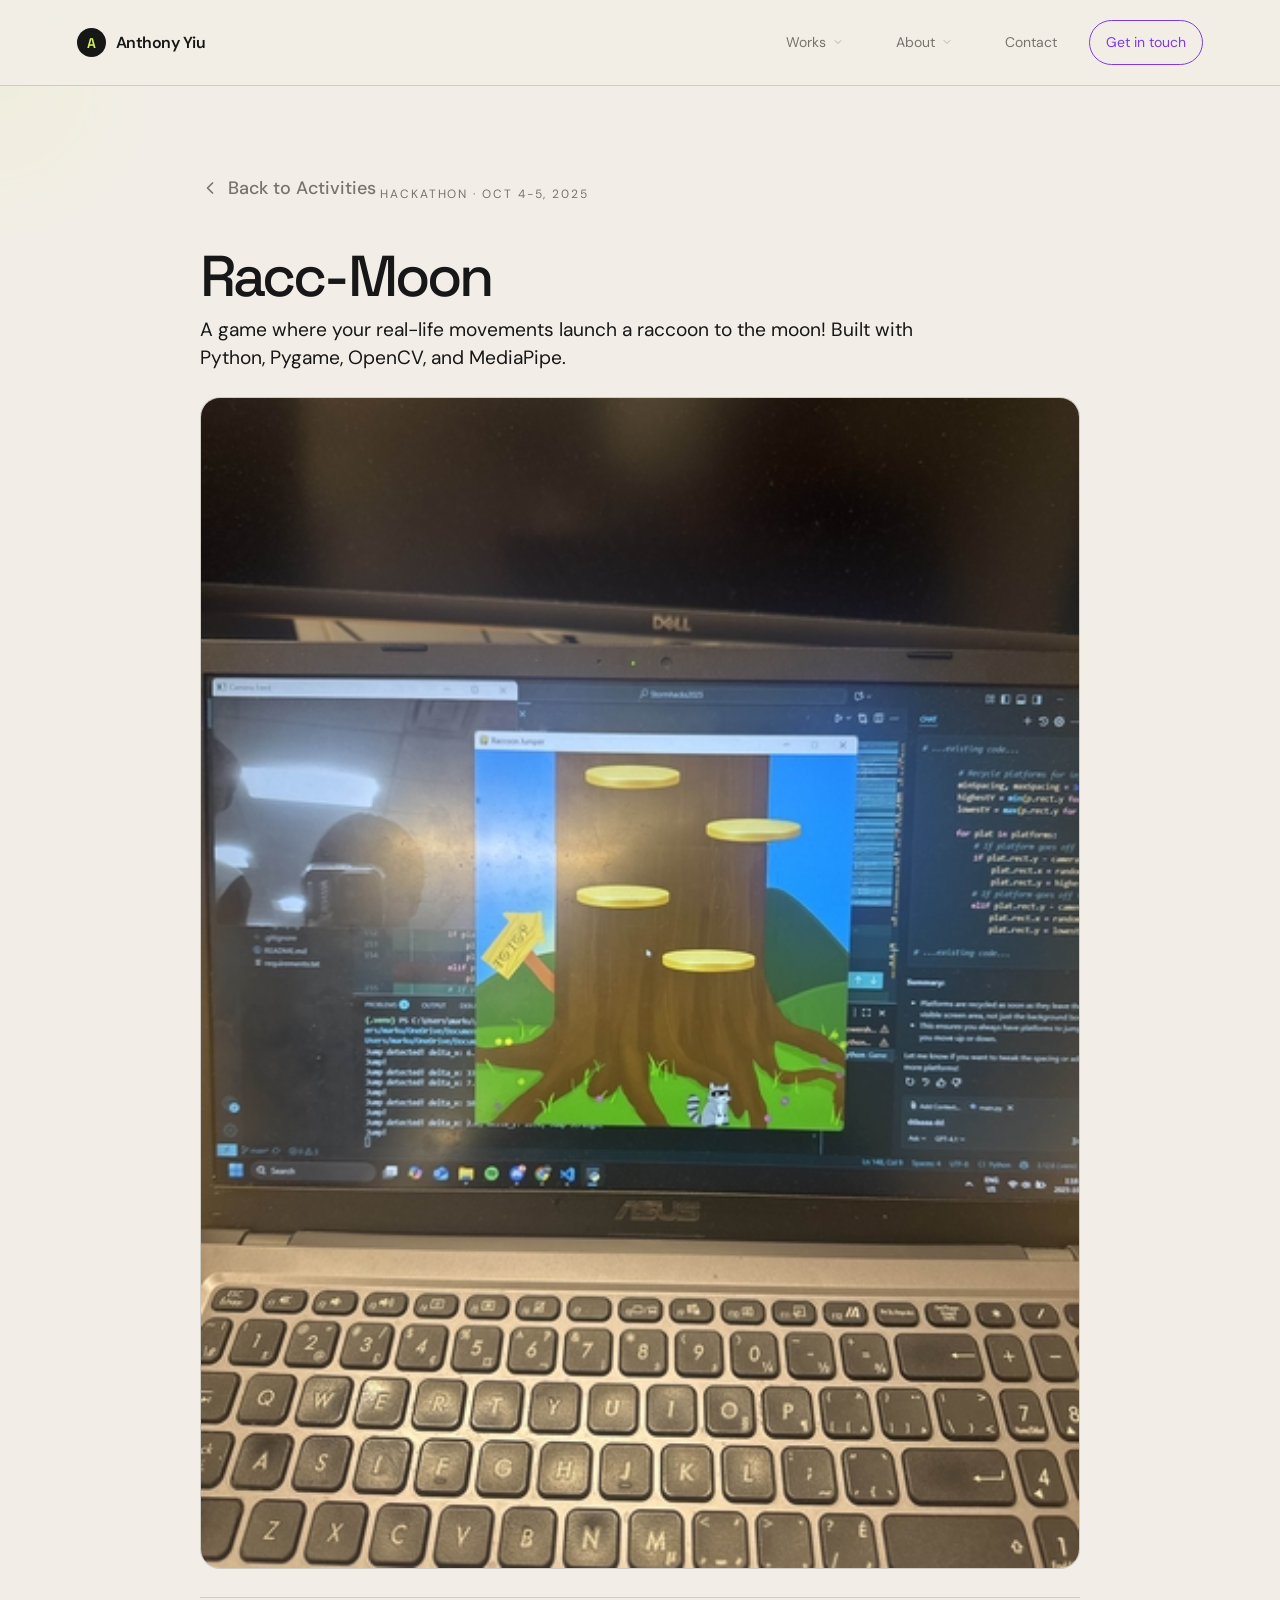
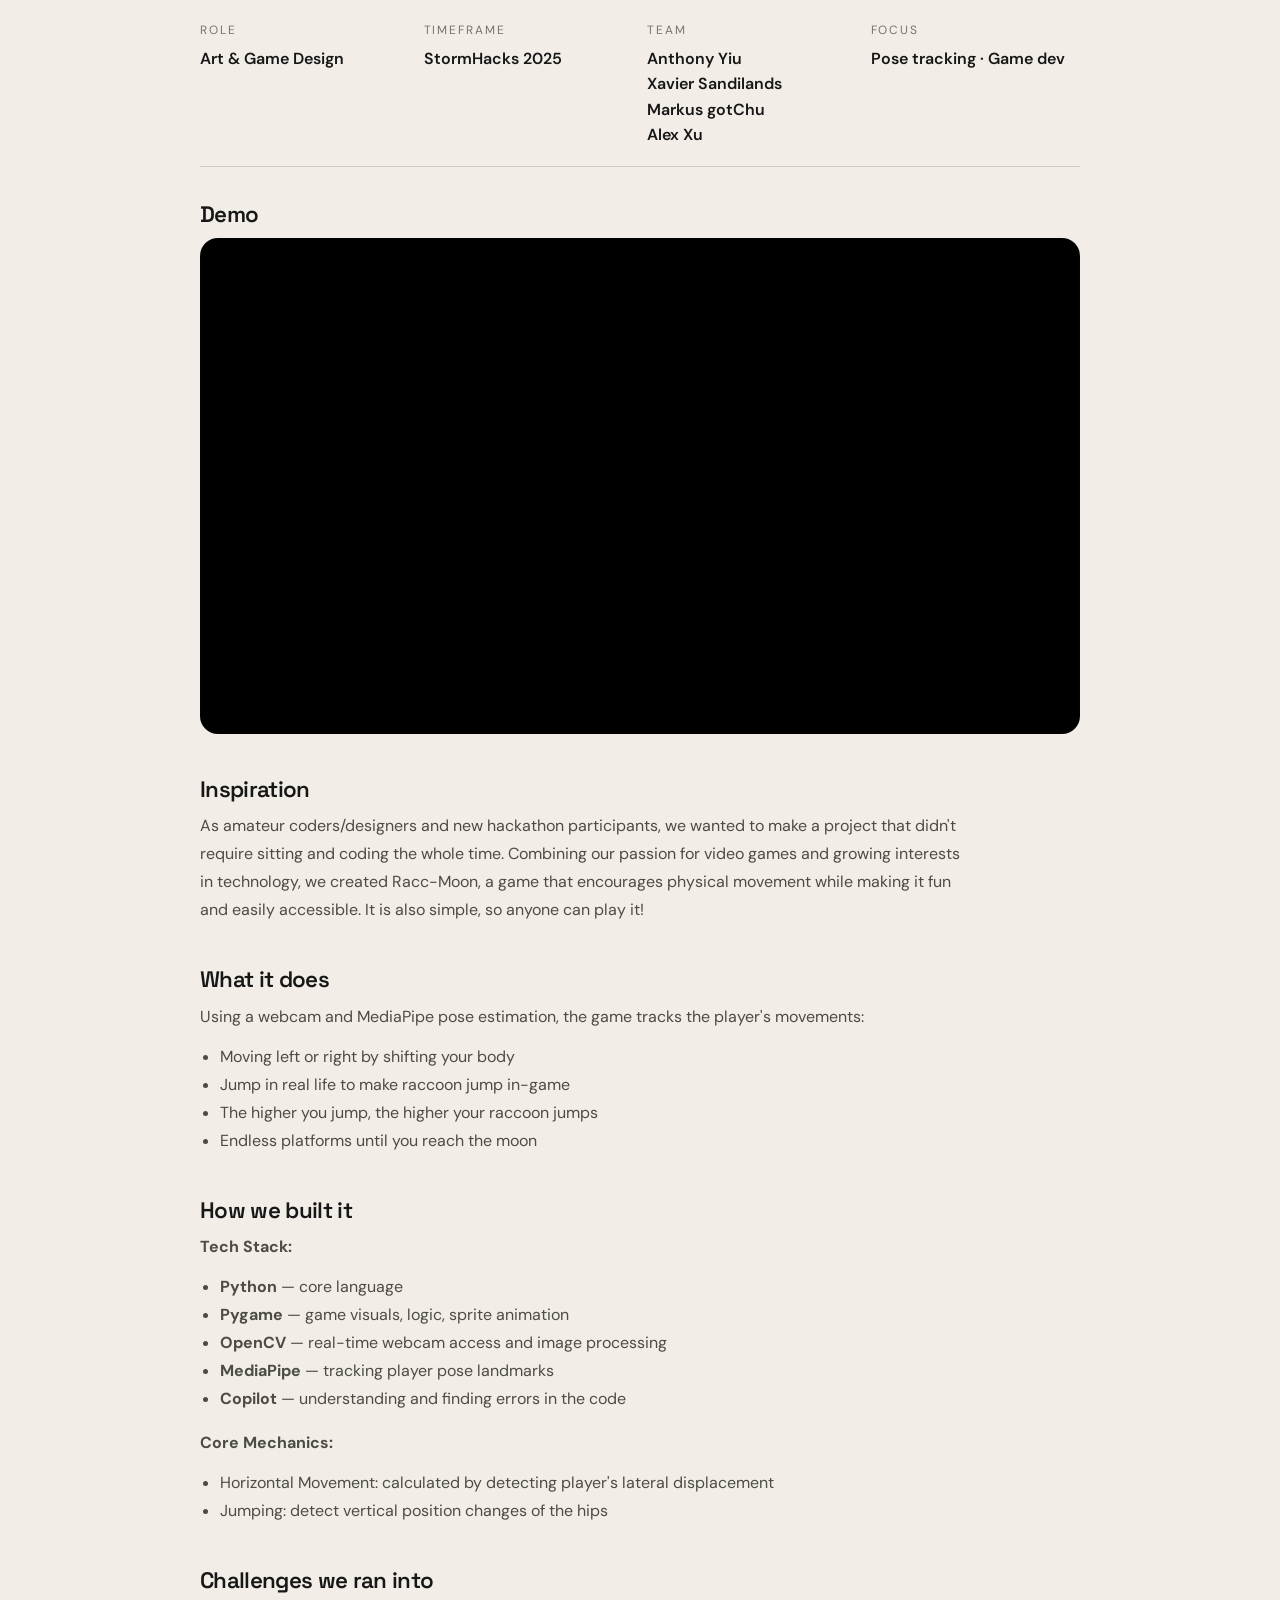
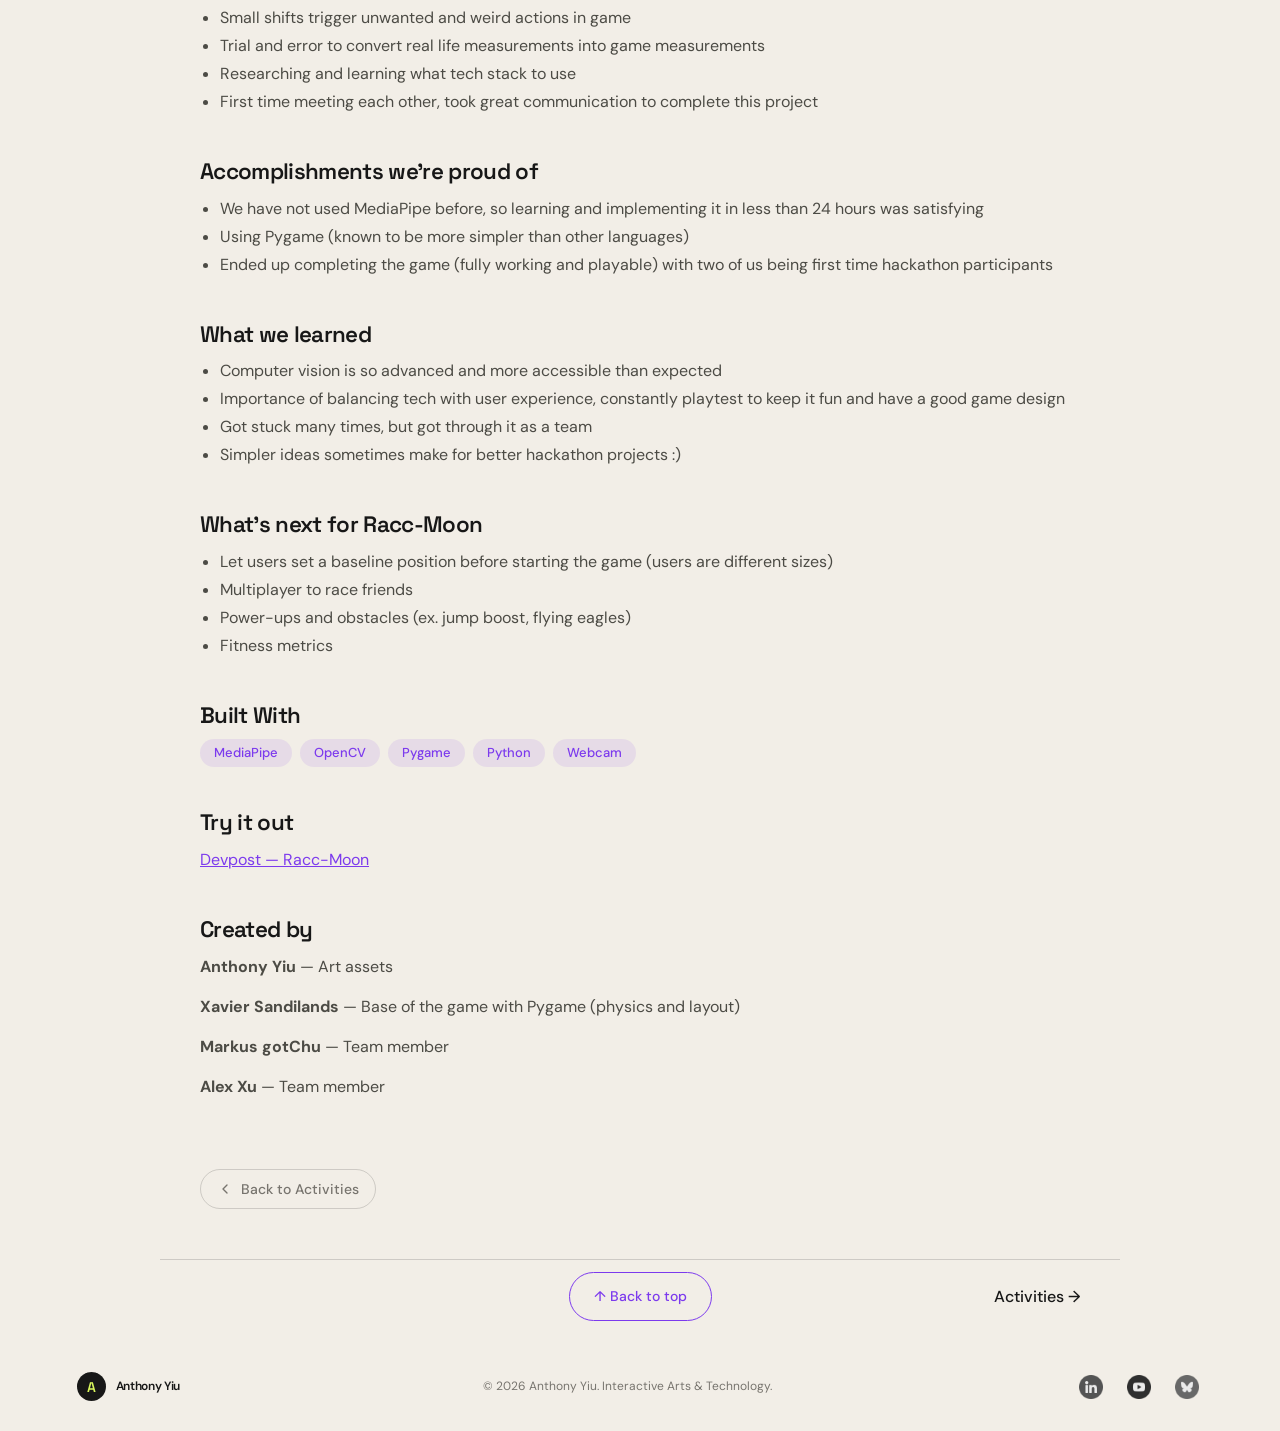
<file: activities pages/event-2.html>
<!doctype html>
<html lang="en">
<head>
  <meta charset="UTF-8" />
  <meta name="viewport" content="width=device-width, initial-scale=1.0" />
  <meta name="description" content="Racc-Moon — a game where your real-life movements launch a raccoon to the moon. StormHacks 2025 project.">
  <title>Racc-Moon — Anthony Yiu</title>
  <link rel="icon" type="image/svg+xml" href="../favicon.svg" />
  <link rel="preconnect" href="https://fonts.googleapis.com" />
  <link rel="preconnect" href="https://fonts.gstatic.com" crossorigin />
  <link href="https://fonts.googleapis.com/css2?family=DM+Sans:wght@400;500;600;700&family=Space+Grotesk:wght@400;500;600;700&display=swap" rel="stylesheet" />
  <link rel="stylesheet" href="../project-page.css" />
  <style>
    .back-link-top {
      display: inline-flex;
      align-items: center;
      gap: 8px;
      margin-bottom: 32px;
      font-size: 18px;
      font-weight: 500;
      color: var(--muted);
      text-decoration: none;
      transition: color 0.2s ease;
    }
    .back-link-top:hover { color: var(--purple); }
    .back-link-top svg { width: 20px; height: 20px; }
    .back-link {
      display: inline-flex;
      align-items: center;
      gap: 8px;
      padding: 8px 16px;
      margin-top: 32px;
      font-size: 14px;
      font-weight: 500;
      color: var(--muted);
      text-decoration: none;
      border: 1px solid var(--line);
      border-radius: 999px;
      transition: all 0.2s ease;
    }
    .back-link:hover { color: var(--ink); border-color: var(--purple); background: rgba(124, 58, 237, 0.05); }
    .back-link svg { width: 16px; height: 16px; }
    .event-meta-grid {
      display: grid;
      grid-template-columns: repeat(4, minmax(0, 1fr));
      gap: 14px;
      padding: 18px 0;
      border-top: 1px solid var(--line);
      border-bottom: 1px solid var(--line);
      margin: 28px 0;
    }
    .event-meta-grid .meta-item .meta-label {
      font-size: 12px;
      text-transform: uppercase;
      letter-spacing: 0.16em;
      color: var(--muted);
    }
    .event-meta-grid .meta-item .meta-value {
      display: block;
      margin-top: 4px;
      font-weight: 600;
      color: var(--ink);
    }
    .event-meta-grid .meta-item .meta-value .team-member {
      display: block;
    }
    .event-section {
      margin-bottom: 36px;
      padding-top: 8px;
    }
    .event-section h2 {
      margin: 0 0 10px;
      font: 600 clamp(1.15rem, 2.4vw, 1.4rem)/1.1 var(--display);
      letter-spacing: -0.03em;
    }
    .event-section p {
      margin: 0 0 12px;
      max-width: 760px;
      color: #4c4b45;
      font-size: 1rem;
      line-height: 1.75;
    }
    .event-section ul {
      margin: 8px 0 16px;
      padding-left: 20px;
    }
    .event-section ul li {
      font-size: 1rem;
      line-height: 1.75;
      color: #4c4b45;
    }
    .built-with-tags {
      display: flex;
      flex-wrap: wrap;
      gap: 8px;
      margin-top: 8px;
    }
    .built-with-tags span {
      display: inline-block;
      padding: 4px 14px;
      border-radius: 999px;
      background: rgba(124, 58, 237, 0.1);
      color: var(--purple);
      font-size: 13px;
      font-weight: 500;
    }
    .video-card {
      border-radius: 18px;
      border: 1px solid var(--line);
      overflow: hidden;
      background: #000;
    }
    .video-card iframe {
      width: 100%;
      aspect-ratio: 16 / 9;
      border: 0;
      display: block;
    }
    @media (max-width: 640px) {
      .event-meta-grid { grid-template-columns: 1fr 1fr; }
    }
  </style>
</head>
<body>
  <div class="scroll-progress"></div>
  <header class="site-header project-nav">
    <a class="brand" href="../index.html"><span class="brand-mark">A</span><span>Anthony Yiu</span></a>
    <nav class="desktop-nav" aria-label="Primary navigation">
      <div class="nav-dropdown">
        <a href="../index.html#work">Works <svg class="nav-arrow" viewBox="0 0 24 24" fill="none" stroke="currentColor" stroke-width="2" stroke-linecap="round" stroke-linejoin="round"><polyline points="6 9 12 15 18 9"></polyline></svg></a>
        <div class="nav-dropdown-menu">
          <a href="../project1.html">A Beautiful Machine</a>
          <a href="../project2.html">Soul Containment Protocol</a>
          <a href="../project3.html">UX Ethnography</a>
          <a href="../project4.html">Data Visualization</a>
        </div>
      </div>
      <div class="nav-dropdown">
        <a href="../about.html">About <svg class="nav-arrow" viewBox="0 0 24 24" fill="none" stroke="currentColor" stroke-width="2" stroke-linecap="round" stroke-linejoin="round"><polyline points="6 9 12 15 18 9"></polyline></svg></a>
        <div class="nav-dropdown-menu">
          <a href="../about.html">About</a>
          <a href="../activities.html">Activities</a>
        </div>
      </div>
      <a href="../index.html#contact">Contact</a>
    </nav>
    <a class="header-cta" href="mailto:aky6@sfu.ca">Get in touch</a>
    <button class="menu-toggle" aria-label="Toggle menu" aria-expanded="false"><span></span><span></span><span></span></button>
  </header>
  <div class="cursor-glow" aria-hidden="true"></div>

  <main class="project-main" id="top">
    <a href="../activities.html" class="back-link-top">
      <svg viewBox="0 0 24 24" fill="none" stroke="currentColor" stroke-width="2" stroke-linecap="round" stroke-linejoin="round"><polyline points="15 18 9 12 15 6"></polyline></svg>
      Back to Activities
    </a>

    <span class="project-kicker">Hackathon · Oct 4-5, 2025</span>
    <h1 class="project-title">Racc-Moon</h1>
    <p class="project-intro">A game where your real-life movements launch a raccoon to the moon! Built with Python, Pygame, OpenCV, and MediaPipe.</p>

    <div class="project-hero">
      <img src="../racc/racc1.jpg" alt="Racc-Moon game on laptop" />
    </div>

    <div class="event-meta-grid">
      <div class="meta-item">
        <span class="meta-label">Role</span>
        <span class="meta-value">Art &amp; Game Design</span>
      </div>
      <div class="meta-item">
        <span class="meta-label">Timeframe</span>
        <span class="meta-value">StormHacks 2025</span>
      </div>
      <div class="meta-item">
        <span class="meta-label">Team</span>
        <span class="meta-value">
          <span class="team-member">Anthony Yiu</span>
          <span class="team-member">Xavier Sandilands</span>
          <span class="team-member">Markus gotChu</span>
          <span class="team-member">Alex Xu</span>
        </span>
      </div>
      <div class="meta-item">
        <span class="meta-label">Focus</span>
        <span class="meta-value">Pose tracking · Game dev</span>
      </div>
    </div>

    <section class="event-section">
      <h2>Demo</h2>
      <div class="video-card">
        <iframe src="https://www.youtube.com/embed/84e7aDB8qsg" title="Racc-Moon demo" allowfullscreen></iframe>
      </div>
    </section>

    <section class="event-section">
      <h2>Inspiration</h2>
      <p>As amateur coders/designers and new hackathon participants, we wanted to make a project that didn't require sitting and coding the whole time. Combining our passion for video games and growing interests in technology, we created Racc-Moon, a game that encourages physical movement while making it fun and easily accessible. It is also simple, so anyone can play it!</p>
    </section>

    <section class="event-section">
      <h2>What it does</h2>
      <p>Using a webcam and MediaPipe pose estimation, the game tracks the player's movements:</p>
      <ul>
        <li>Moving left or right by shifting your body</li>
        <li>Jump in real life to make raccoon jump in-game</li>
        <li>The higher you jump, the higher your raccoon jumps</li>
        <li>Endless platforms until you reach the moon</li>
      </ul>
    </section>

    <section class="event-section">
      <h2>How we built it</h2>
      <p><strong>Tech Stack:</strong></p>
      <ul>
        <li><strong>Python</strong> — core language</li>
        <li><strong>Pygame</strong> — game visuals, logic, sprite animation</li>
        <li><strong>OpenCV</strong> — real-time webcam access and image processing</li>
        <li><strong>MediaPipe</strong> — tracking player pose landmarks</li>
        <li><strong>Copilot</strong> — understanding and finding errors in the code</li>
      </ul>
      <p><strong>Core Mechanics:</strong></p>
      <ul>
        <li>Horizontal Movement: calculated by detecting player's lateral displacement</li>
        <li>Jumping: detect vertical position changes of the hips</li>
      </ul>
    </section>

    <section class="event-section">
      <h2>Challenges we ran into</h2>
      <ul>
        <li>Small shifts trigger unwanted and weird actions in game</li>
        <li>Trial and error to convert real life measurements into game measurements</li>
        <li>Researching and learning what tech stack to use</li>
        <li>First time meeting each other, took great communication to complete this project</li>
      </ul>
    </section>

    <section class="event-section">
      <h2>Accomplishments we're proud of</h2>
      <ul>
        <li>We have not used MediaPipe before, so learning and implementing it in less than 24 hours was satisfying</li>
        <li>Using Pygame (known to be more simpler than other languages)</li>
        <li>Ended up completing the game (fully working and playable) with two of us being first time hackathon participants</li>
      </ul>
    </section>

    <section class="event-section">
      <h2>What we learned</h2>
      <ul>
        <li>Computer vision is so advanced and more accessible than expected</li>
        <li>Importance of balancing tech with user experience, constantly playtest to keep it fun and have a good game design</li>
        <li>Got stuck many times, but got through it as a team</li>
        <li>Simpler ideas sometimes make for better hackathon projects :)</li>
      </ul>
    </section>

    <section class="event-section">
      <h2>What's next for Racc-Moon</h2>
      <ul>
        <li>Let users set a baseline position before starting the game (users are different sizes)</li>
        <li>Multiplayer to race friends</li>
        <li>Power-ups and obstacles (ex. jump boost, flying eagles)</li>
        <li>Fitness metrics</li>
      </ul>
    </section>

    <section class="event-section">
      <h2>Built With</h2>
      <div class="built-with-tags">
        <span>MediaPipe</span>
        <span>OpenCV</span>
        <span>Pygame</span>
        <span>Python</span>
        <span>Webcam</span>
      </div>
    </section>

    <section class="event-section">
      <h2>Try it out</h2>
      <p><a href="https://devpost.com/software/racc-moon#updates" target="_blank" rel="noopener" style="color: var(--purple); text-decoration: underline;">Devpost — Racc-Moon</a></p>
    </section>

    <section class="event-section">
      <h2>Created by</h2>
      <p><strong>Anthony Yiu</strong> — Art assets</p>
      <p><strong>Xavier Sandilands</strong> — Base of the game with Pygame (physics and layout)</p>
      <p><strong>Markus gotChu</strong> — Team member</p>
      <p><strong>Alex Xu</strong> — Team member</p>
    </section>

    <a href="../activities.html" class="back-link">
      <svg viewBox="0 0 24 24" fill="none" stroke="currentColor" stroke-width="2" stroke-linecap="round" stroke-linejoin="round"><polyline points="15 18 9 12 15 6"></polyline></svg>
      Back to Activities
    </a>
  </main>

  <div class="back-to-top-wrap">
    <div></div>
    <a class="back-to-top" href="#top">↑ Back to top</a>
    <div class="next-project"><a href="../activities.html">Activities →</a></div>
  </div>

  <footer class="site-footer section-pad">
    <a class="brand" href="../index.html"><span class="brand-mark">A</span><span>Anthony Yiu</span></a>
    <p>© 2026 Anthony Yiu. Interactive Arts &amp; Technology.</p>
    <div class="footer-social">
      <a href="https://www.linkedin.com/in/aky6/" target="_blank" rel="noopener" aria-label="LinkedIn">
        <img src="../icons/linkedin.png" alt="LinkedIn" />
      </a>
      <a href="https://www.youtube.com/@anthonyy115" target="_blank" rel="noopener" aria-label="YouTube">
        <img src="../icons/youtube.png" alt="YouTube" />
      </a>
      <a href="https://bsky.app/profile/ant-hony15.bsky.social" target="_blank" rel="noopener" aria-label="Bluesky">
        <img src="../icons/bluesky.png" alt="Bluesky" />
      </a>
    </div>
  </footer>
  <script src="../script.js"></script>
</body>
</html>
</file>
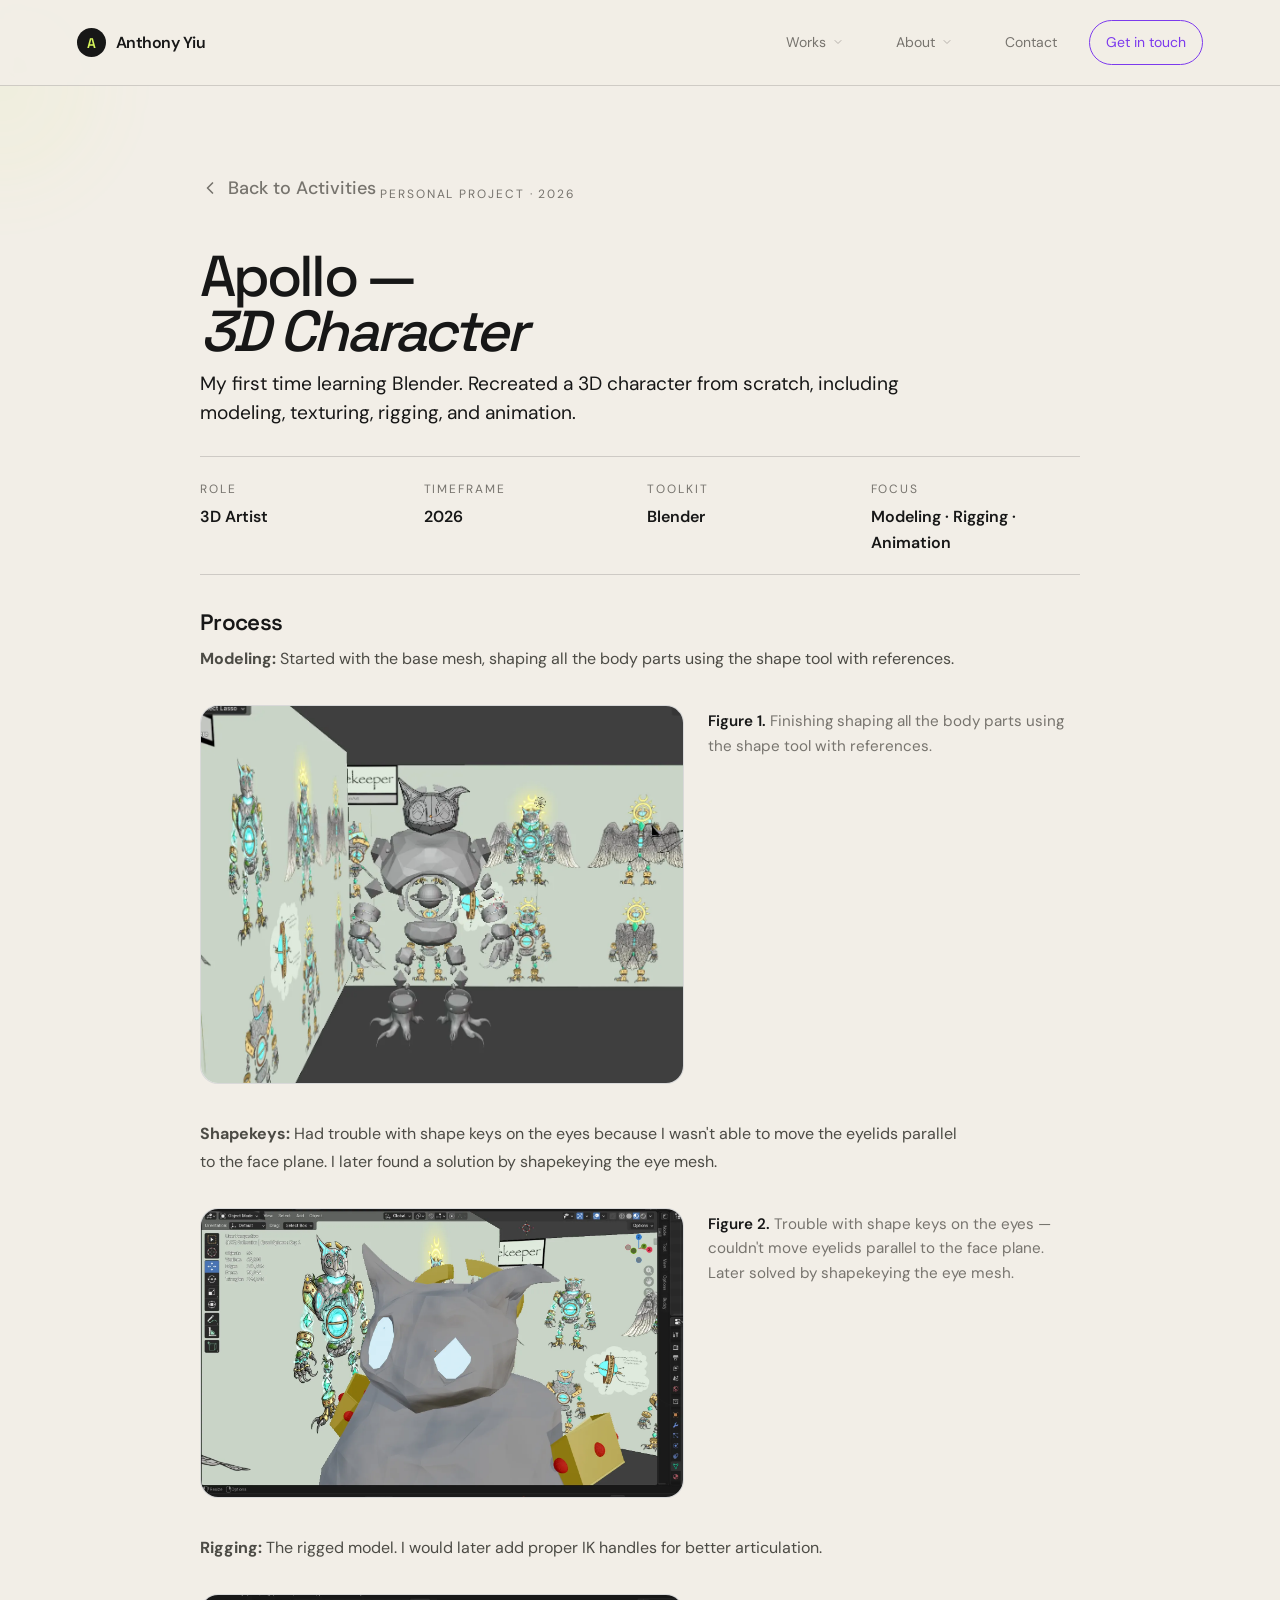
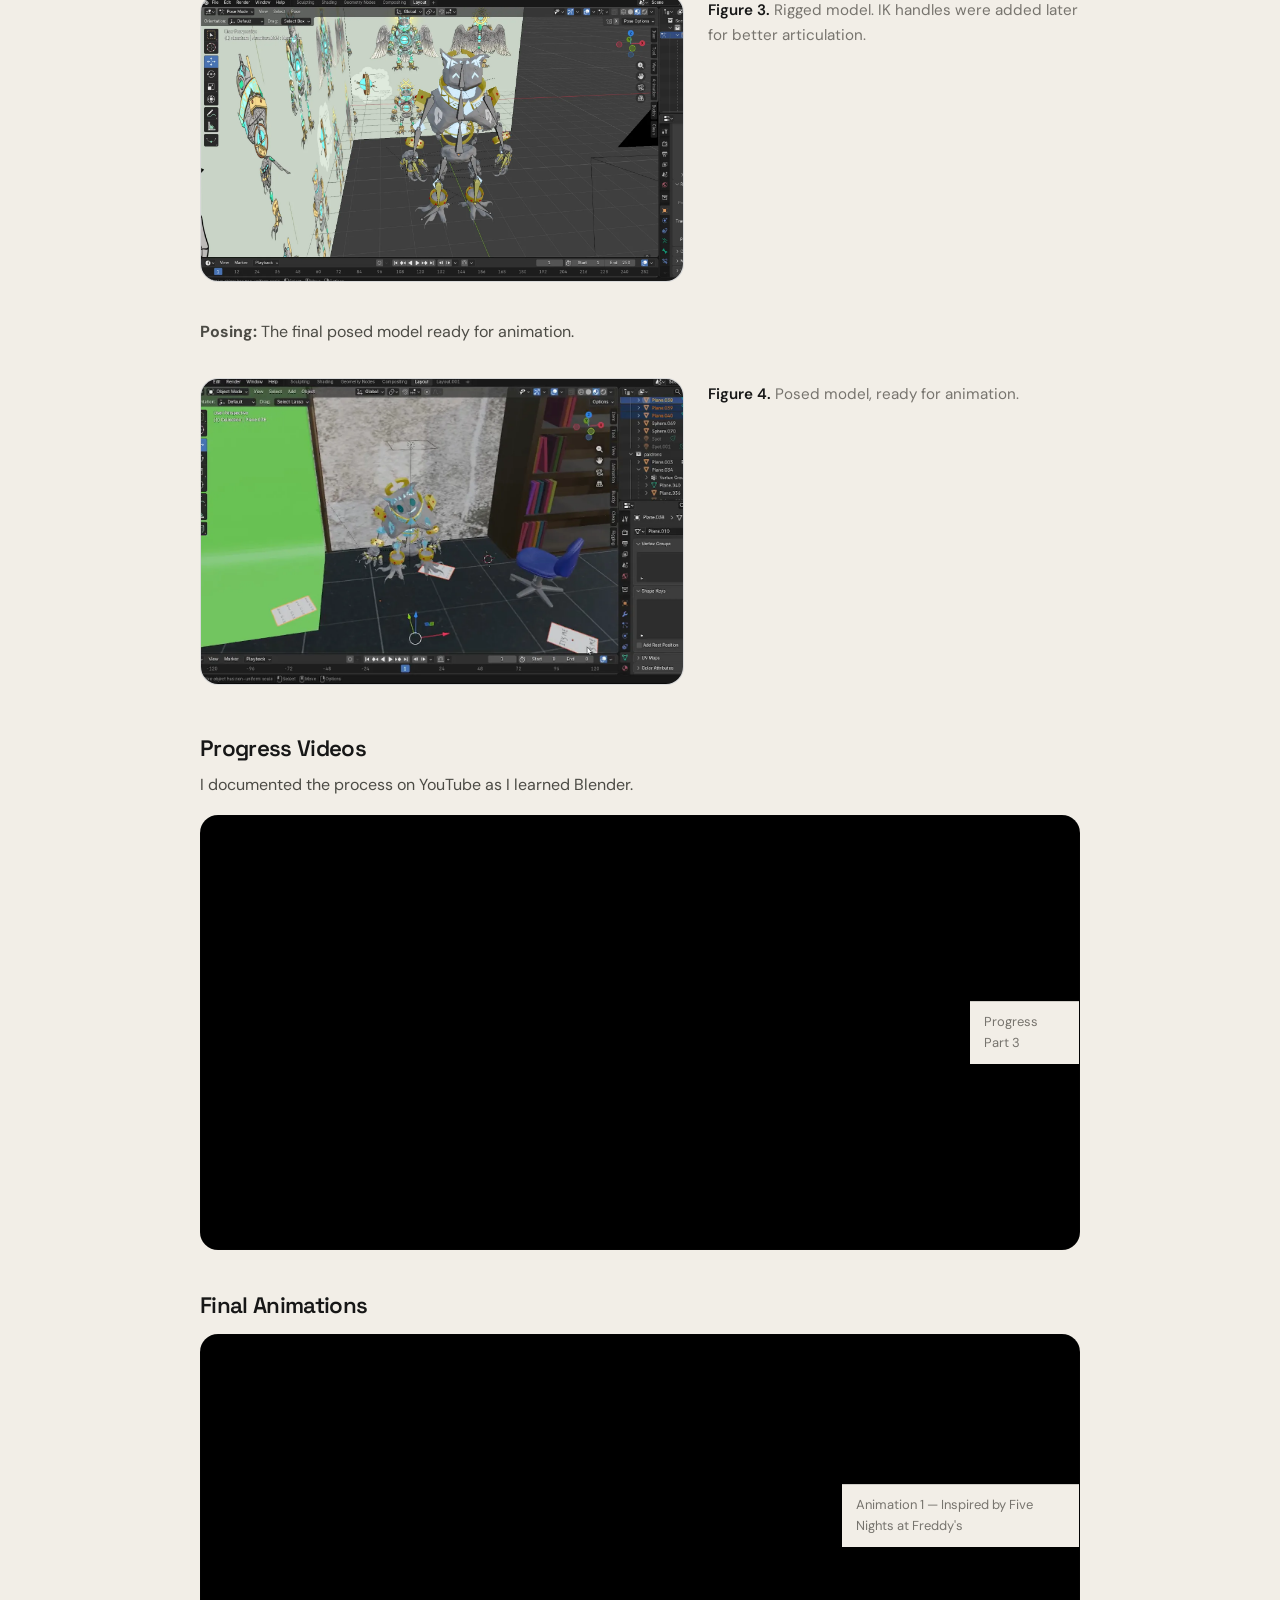
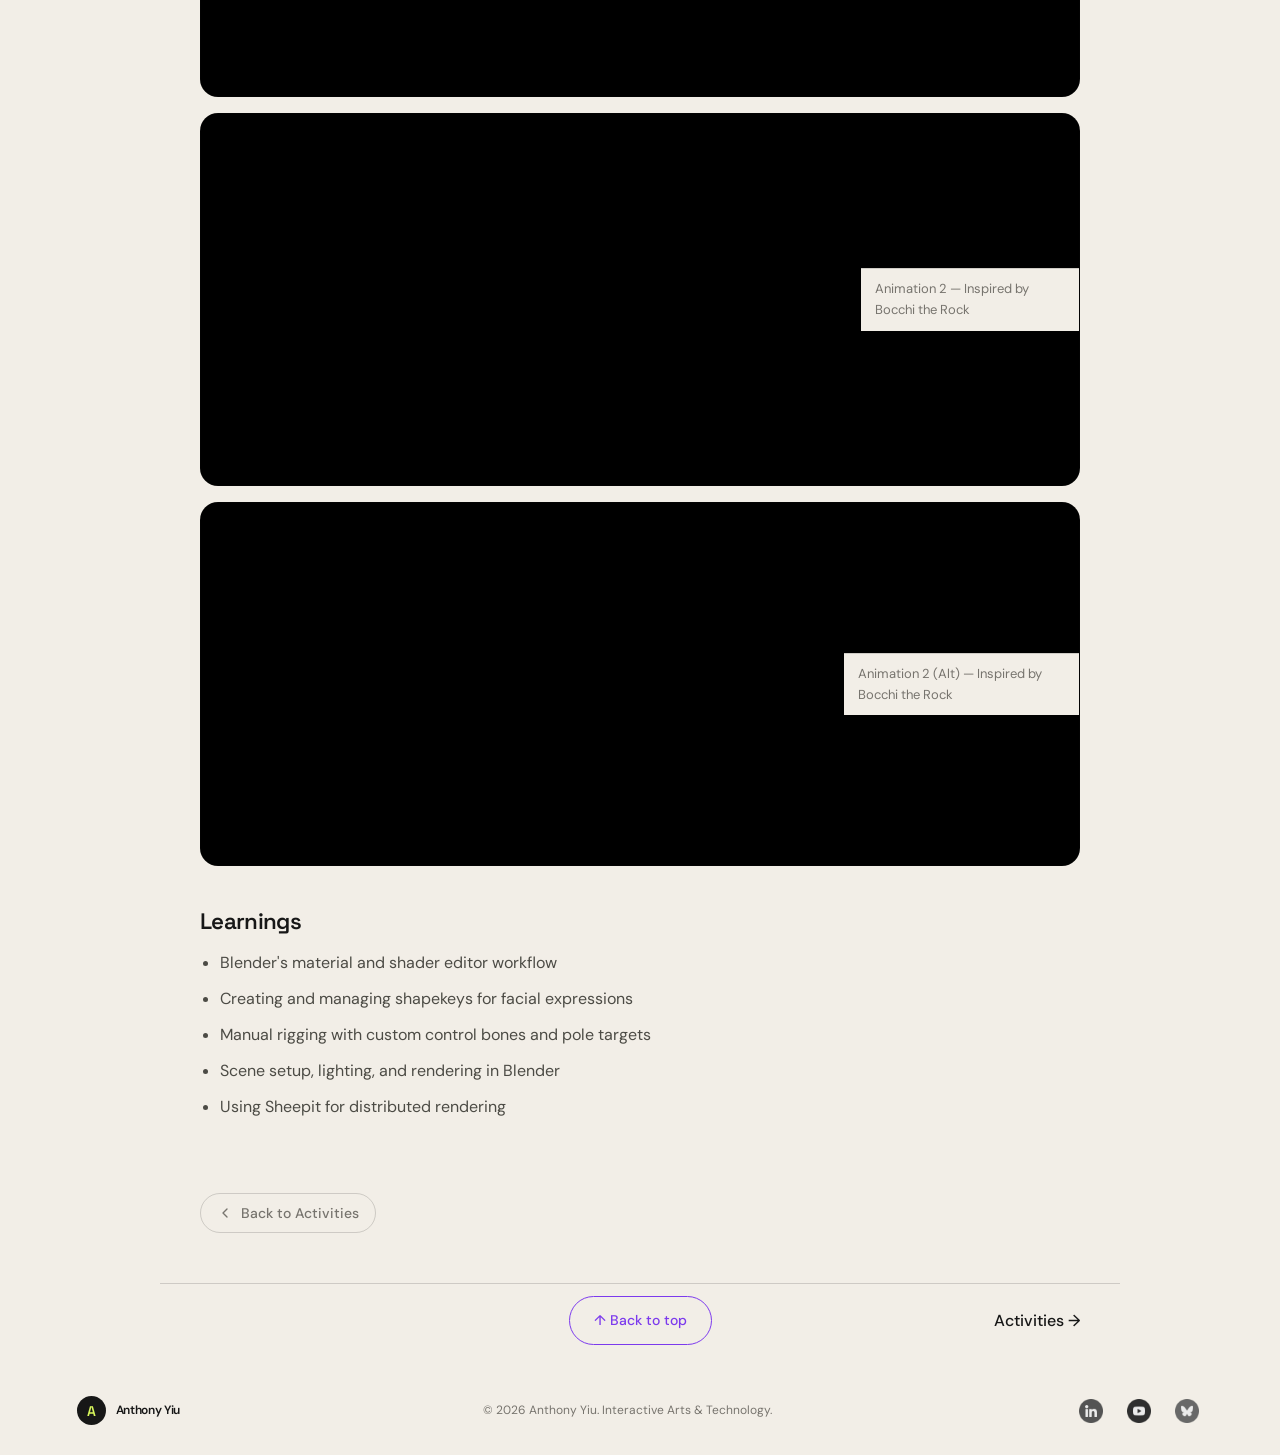
<file: activities pages/personal-project-1.html>
<!doctype html>
<html lang="en">
<head>
  <meta charset="UTF-8" />
  <meta name="viewport" content="width=device-width, initial-scale=1.0" />
  <meta name="description" content="Apollo — 3D character project by Anthony Yiu. First time using Blender, learning modeling, rigging, and animation.">
  <title>Apollo — 3D Character — Anthony Yiu</title>
  <link rel="icon" type="image/svg+xml" href="../favicon.svg" />
  <link rel="preconnect" href="https://fonts.googleapis.com" />
  <link rel="preconnect" href="https://fonts.gstatic.com" crossorigin />
  <link href="https://fonts.googleapis.com/css2?family=DM+Sans:wght@400;500;600;700&family=Space+Grotesk:wght@400;500;600;700&display=swap" rel="stylesheet" />
  <link rel="stylesheet" href="../project-page.css" />
  <style>
    .back-link-top {
      display: inline-flex;
      align-items: center;
      gap: 8px;
      margin-bottom: 32px;
      font-size: 18px;
      font-weight: 500;
      color: var(--muted);
      text-decoration: none;
      transition: color 0.2s ease;
    }
    .back-link-top:hover { color: var(--purple); }
    .back-link-top svg { width: 20px; height: 20px; }
    .back-link {
      display: inline-flex;
      align-items: center;
      gap: 8px;
      padding: 8px 16px;
      margin-top: 32px;
      font-size: 14px;
      font-weight: 500;
      color: var(--muted);
      text-decoration: none;
      border: 1px solid var(--line);
      border-radius: 999px;
      transition: all 0.2s ease;
    }
    .back-link:hover { color: var(--ink); border-color: var(--purple); background: rgba(124, 58, 237, 0.05); }
    .back-link svg { width: 16px; height: 16px; }
    .project-info-4col {
      display: grid;
      grid-template-columns: repeat(4, minmax(0, 1fr));
      gap: 14px;
      padding: 18px 0;
      border-top: 1px solid var(--line);
      border-bottom: 1px solid var(--line);
      margin: 28px 0;
    }
    .project-info-4col .meta-item .meta-label {
      font-size: 12px;
      text-transform: uppercase;
      letter-spacing: 0.16em;
      color: var(--muted);
    }
    .project-info-4col .meta-item .meta-value {
      display: block;
      margin-top: 4px;
      font-weight: 600;
      color: var(--ink);
    }
    .project-section {
      margin-bottom: 36px;
      padding-top: 8px;
    }
    .project-section h2 {
      margin: 0 0 10px;
      font: 600 clamp(1.15rem, 2.4vw, 1.4rem)/1.1 var(--display);
      letter-spacing: -0.03em;
    }
    .project-section p {
      margin: 0 0 12px;
      max-width: 760px;
      color: #4c4b45;
      font-size: 1rem;
      line-height: 1.75;
    }
    .project-section ul {
      margin: 8px 0 16px;
      padding-left: 20px;
    }
    .project-section ul li {
      font-size: 1rem;
      line-height: 1.75;
      color: #4c4b45;
    }
    .figure-split {
      display: flex;
      flex-direction: row;
      gap: 24px;
      align-items: flex-start;
      margin: 24px 0 28px;
      padding: 8px 0;
    }
    .figure-split img {
      width: 55%;
      max-width: 55%;
      height: auto;
      display: block;
      border-radius: 18px;
      border: 1px solid var(--line);
      background: #fff;
      object-fit: contain;
      flex-shrink: 0;
    }
    .figure-split figcaption {
      display: block;
      font-size: 0.95rem;
      line-height: 1.6;
      color: var(--muted);
      margin: 0;
      padding: 4px 0;
      flex: 1;
    }
    .figure-split figcaption strong {
      color: var(--ink);
      font-weight: 600;
    }
    .video-card {
      border-radius: 18px;
      border: 1px solid var(--line);
      overflow: hidden;
      background: #000;
      margin: 16px 0;
    }
    .video-card iframe {
      width: 100%;
      aspect-ratio: 16 / 9;
      border: 0;
      display: block;
    }
    .video-card .video-label {
      display: block;
      padding: 10px 14px;
      font-size: 13px;
      color: var(--muted);
      background: var(--cream);
      border-top: 1px solid var(--line);
    }
    @media (max-width: 640px) {
      .figure-split {
        flex-direction: column;
        gap: 12px;
      }
      .figure-split img {
        width: 100%;
        max-width: 100%;
      }
      .project-info-4col {
        grid-template-columns: 1fr 1fr;
      }
    }
  </style>
</head>
<body>
  <div class="scroll-progress"></div>
  <header class="site-header project-nav">
    <a class="brand" href="../index.html"><span class="brand-mark">A</span><span>Anthony Yiu</span></a>
    <nav class="desktop-nav" aria-label="Primary navigation">
      <div class="nav-dropdown">
        <a href="../index.html#work">Works <svg class="nav-arrow" viewBox="0 0 24 24" fill="none" stroke="currentColor" stroke-width="2" stroke-linecap="round" stroke-linejoin="round"><polyline points="6 9 12 15 18 9"></polyline></svg></a>
        <div class="nav-dropdown-menu">
          <a href="../project1.html">A Beautiful Machine</a>
          <a href="../project2.html">Soul Containment Protocol</a>
          <a href="../project3.html">UX Ethnography</a>
          <a href="../project4.html">Data Visualization</a>
        </div>
      </div>
      <div class="nav-dropdown">
        <a href="../about.html">About <svg class="nav-arrow" viewBox="0 0 24 24" fill="none" stroke="currentColor" stroke-width="2" stroke-linecap="round" stroke-linejoin="round"><polyline points="6 9 12 15 18 9"></polyline></svg></a>
        <div class="nav-dropdown-menu">
          <a href="../about.html">About</a>
          <a href="../activities.html">Activities</a>
        </div>
      </div>
      <a href="../index.html#contact">Contact</a>
    </nav>
    <a class="header-cta" href="mailto:aky6@sfu.ca">Get in touch</a>
    <button class="menu-toggle" aria-label="Toggle menu" aria-expanded="false"><span></span><span></span><span></span></button>
  </header>
  <div class="cursor-glow" aria-hidden="true"></div>

  <main class="project-main" id="top">
    <a href="../activities.html" class="back-link-top">
      <svg viewBox="0 0 24 24" fill="none" stroke="currentColor" stroke-width="2" stroke-linecap="round" stroke-linejoin="round"><polyline points="15 18 9 12 15 6"></polyline></svg>
      Back to Activities
    </a>

    <span class="project-kicker">Personal Project · 2026</span>
    <h1 class="project-title">Apollo —<br /><em>3D Character</em></h1>
    <p class="project-intro">My first time learning Blender. Recreated a 3D character from scratch, including modeling, texturing, rigging, and animation.</p>

    <div class="project-info-4col">
      <div class="meta-item">
        <span class="meta-label">Role</span>
        <span class="meta-value">3D Artist</span>
      </div>
      <div class="meta-item">
        <span class="meta-label">Timeframe</span>
        <span class="meta-value">2026</span>
      </div>
      <div class="meta-item">
        <span class="meta-label">Toolkit</span>
        <span class="meta-value">Blender</span>
      </div>
      <div class="meta-item">
        <span class="meta-label">Focus</span>
        <span class="meta-value">Modeling · Rigging · Animation</span>
      </div>
    </div>

    <section class="project-section">
      <h2>Process</h2>
      <p><strong>Modeling:</strong> Started with the base mesh, shaping all the body parts using the shape tool with references.</p>

      <div class="figure-split">
        <img src="../apollo-photos/apollo1.webp" alt="Finishing shaping all body parts using the shape tool with references" />
        <figcaption><strong>Figure 1.</strong> Finishing shaping all the body parts using the shape tool with references.</figcaption>
      </div>

      <p><strong>Shapekeys:</strong> Had trouble with shape keys on the eyes because I wasn't able to move the eyelids parallel to the face plane. I later found a solution by shapekeying the eye mesh.</p>

      <div class="figure-split">
        <img src="../apollo-photos/apollo2-shapekeys.webp" alt="Having trouble with shape keys on the eyes, couldn't move eyelids parallel to the face plane" />
        <figcaption><strong>Figure 2.</strong> Trouble with shape keys on the eyes — couldn't move eyelids parallel to the face plane. Later solved by shapekeying the eye mesh.</figcaption>
      </div>

      <p><strong>Rigging:</strong> The rigged model. I would later add proper IK handles for better articulation.</p>

      <div class="figure-split">
        <img src="../apollo-photos/apollo-3.webp" alt="Rigged model, later added proper IK handles" />
        <figcaption><strong>Figure 3.</strong> Rigged model. IK handles were added later for better articulation.</figcaption>
      </div>

      <p><strong>Posing:</strong> The final posed model ready for animation.</p>

      <div class="figure-split">
        <img src="../apollo-photos/apollo-4.webp" alt="Posed model ready for animation" />
        <figcaption><strong>Figure 4.</strong> Posed model, ready for animation.</figcaption>
      </div>
    </section>

    <section class="project-section">
      <h2>Progress Videos</h2>
      <p>I documented the process on YouTube as I learned Blender.</p>

      <div class="video-card">
        <iframe src="https://www.youtube.com/embed/mjTHzWmDKM4" title="Apollo progress part 3" allowfullscreen></iframe>
        <span class="video-label">Progress Part 3</span>
      </div>
    </section>

    <section class="project-section">
      <h2>Final Animations</h2>

      <div class="video-card">
        <iframe src="https://www.youtube.com/embed/z9pjwRoYgg0" title="Apollo Animation 1 — FNAF inspired" allowfullscreen></iframe>
        <span class="video-label">Animation 1 — Inspired by Five Nights at Freddy's</span>
      </div>

      <div class="video-card">
        <iframe src="https://www.youtube.com/embed/jB-9zB5q4gA" title="Apollo Animation 2 — Bocchi the Rock inspired" allowfullscreen></iframe>
        <span class="video-label">Animation 2 — Inspired by Bocchi the Rock</span>
      </div>

      <div class="video-card">
        <iframe src="https://www.youtube.com/embed/RxnD_NU7kDY" title="Apollo Animation 2 Alt — Bocchi the Rock inspired" allowfullscreen></iframe>
        <span class="video-label">Animation 2 (Alt) — Inspired by Bocchi the Rock</span>
      </div>
    </section>

    <section class="project-section">
      <h2>Learnings</h2>
      <ul>
        <li>Blender's material and shader editor workflow</li>
        <li>Creating and managing shapekeys for facial expressions</li>
        <li>Manual rigging with custom control bones and pole targets</li>
        <li>Scene setup, lighting, and rendering in Blender</li>
        <li>Using Sheepit for distributed rendering</li>
      </ul>
    </section>

    <a href="../activities.html" class="back-link">
      <svg viewBox="0 0 24 24" fill="none" stroke="currentColor" stroke-width="2" stroke-linecap="round" stroke-linejoin="round"><polyline points="15 18 9 12 15 6"></polyline></svg>
      Back to Activities
    </a>
  </main>

  <div class="back-to-top-wrap">
    <div></div>
    <a class="back-to-top" href="#top">↑ Back to top</a>
    <div class="next-project"><a href="../activities.html">Activities →</a></div>
  </div>

  <footer class="site-footer section-pad">
    <a class="brand" href="../index.html"><span class="brand-mark">A</span><span>Anthony Yiu</span></a>
    <p>© 2026 Anthony Yiu. Interactive Arts &amp; Technology.</p>
    <div class="footer-social">
      <a href="https://www.linkedin.com/in/aky6/" target="_blank" rel="noopener" aria-label="LinkedIn">
        <img src="../icons/linkedin.png" alt="LinkedIn" />
      </a>
      <a href="https://www.youtube.com/@anthonyy115" target="_blank" rel="noopener" aria-label="YouTube">
        <img src="../icons/youtube.png" alt="YouTube" />
      </a>
      <a href="https://bsky.app/profile/ant-hony15.bsky.social" target="_blank" rel="noopener" aria-label="Bluesky">
        <img src="../icons/bluesky.png" alt="Bluesky" />
      </a>
    </div>
  </footer>
  <script src="../script.js"></script>
</body>
</html>
</file>
<file: styles.css>
﻿:root {
  --ink: #171717;
  --muted: #77746e;
  --cream: #f2eee7;
  --lime: #d8f65c;
  --purple: #7c3aed;
  --line: rgba(23, 23, 23, 0.16);
  --display: 'Space Grotesk', sans-serif;
  --body: 'DM Sans', sans-serif;
}

* { box-sizing: border-box; }
html { scroll-behavior: smooth; }
body {
  margin: 0;
  background: var(--cream);
  color: var(--ink);
  font-family: var(--body);
  font-size: 16px;
  line-height: 1.45;
  opacity: 0;
  animation: fadeIn 0.4s ease-in forwards;
}
@keyframes fadeIn { to { opacity: 1; } }
a { color: inherit; text-decoration: none; }
.section-pad { padding-left: clamp(24px, 6vw, 92px); padding-right: clamp(24px, 6vw, 92px); }

/* ---------- SCROLL PROGRESS ---------- */
.scroll-progress {
  position: fixed;
  top: 86px;
  left: 0;
  width: 0%;
  height: 2px;
  background: var(--purple);
  z-index: 19;
  transition: width 0.1s ease-out;
}

/* ---------- HEADER ---------- */
.site-header {
  height: 86px;
  padding: 0 clamp(24px, 6vw, 92px);
  display: flex;
  align-items: center;
  gap: 20px;
  border-bottom: 1px solid var(--line);
  position: sticky;
  top: 0;
  z-index: 20;
  background: rgba(242, 238, 231, 0.92);
  backdrop-filter: blur(8px);
}
.brand {
  display: flex;
  gap: 10px;
  align-items: center;
  font-weight: 600;
  letter-spacing: -0.03em;
  flex-shrink: 0;
}
.brand-mark {
  display: grid;
  place-items: center;
  border-radius: 50%;
  background: var(--ink);
  color: var(--lime);
  font: 600 14px var(--display);
  height: 29px;
  width: 29px;
}
.desktop-nav {
  display: flex;
  gap: 28px;
  flex: 1 1 auto;
  justify-content: flex-end;
  align-items: center;
  position: relative;
}
.desktop-nav > a,
.desktop-nav .nav-dropdown > a {
  color: var(--muted);
  font-size: 14px;
  padding: 8px 12px;
  border-radius: 999px;
  transition: background 0.2s ease, color 0.2s ease, transform 0.2s ease;
  display: inline-flex;
  align-items: center;
  gap: 6px;
}
.nav-arrow {
  width: 12px;
  height: 12px;
  opacity: 0.5;
  transition: opacity 0.2s ease, transform 0.2s ease;
}
.desktop-nav > a:hover .nav-arrow,
.desktop-nav .nav-dropdown > a:hover .nav-arrow {
  opacity: 1;
  transform: translateY(1px);
}
.desktop-nav > a:hover,
.desktop-nav > a:focus-visible,
.desktop-nav > a.active,
.desktop-nav .nav-dropdown > a:hover,
.desktop-nav .nav-dropdown > a:focus-visible {
  color: var(--ink);
  background: rgba(216, 246, 92, 0.15);
}
.desktop-nav > a.active {
  font-weight: 600;
  background: rgba(216, 246, 92, 0.2);
}
.desktop-nav > a:hover { transform: translateY(-1px); }
.nav-dropdown { position: relative; display: inline-flex; align-items: center; }
.nav-dropdown-menu {
  position: absolute;
  top: 100%;
  left: 0;
  display: flex;
  flex-direction: column;
  gap: 4px;
  padding: 12px 14px;
  min-width: 190px;
  border: 1px solid var(--line);
  border-radius: 14px;
  background: rgba(242, 238, 231, 0.98);
  box-shadow: 0 12px 30px rgba(0, 0, 0, 0.08);
  opacity: 0;
  pointer-events: none;
  transition: opacity 0.15s ease;
  z-index: 100;
}
.nav-dropdown.open .nav-dropdown-menu { opacity: 1; pointer-events: auto; }
.nav-dropdown-menu a {
  padding: 8px 12px;
  border-radius: 8px;
  font-size: 14px;
  color: var(--muted);
  transition: background 0.15s ease, color 0.15s ease;
}
.nav-dropdown-menu a:hover { background: rgba(23, 23, 23, 0.06); color: var(--ink); }
.header-cta {
  display: inline-flex;
  align-items: center;
  gap: 8px;
  padding: 10px 16px;
  border-radius: 999px;
  border: 1px solid var(--purple);
  font-size: 14px;
  background: transparent;
  transition: background 0.2s ease, color 0.2s ease, transform 0.2s ease;
  color: var(--purple);
  flex-shrink: 0;
}
.header-cta:hover {
  background: var(--purple);
  color: var(--cream);
  transform: translateY(-1px);
}
.menu-toggle {
  display: none;
  width: 44px;
  height: 44px;
  border: 1px solid var(--line);
  border-radius: 50%;
  background: transparent;
  align-items: center;
  justify-content: center;
  flex-direction: column;
  gap: 5px;
  cursor: pointer;
  padding: 0;
}
.menu-toggle span {
  display: block;
  width: 18px;
  height: 2px;
  background: var(--ink);
  transition: transform 0.2s ease, opacity 0.2s ease;
}
.menu-toggle.open span:nth-child(1) { transform: translateY(7px) rotate(45deg); }
.menu-toggle.open span:nth-child(2) { opacity: 0; }
.menu-toggle.open span:nth-child(3) { transform: translateY(-7px) rotate(-45deg); }

/* ---------- HERO ---------- */
.hero {
  min-height: calc(100vh - 86px);
  padding-top: clamp(100px, 14vh, 180px);
  padding-bottom: 55px;
  display: flex;
  flex-direction: column;
  justify-content: space-between;
}
.eyebrow, .kicker {
  font-size: 12px;
  text-transform: uppercase;
  letter-spacing: 0.14em;
  color: var(--muted);
}
.status-dot {
  display: inline-block;
  width: 7px;
  height: 7px;
  border-radius: 50%;
  background: #75ae58;
  margin: 0 9px 1px 0;
}
.hero-title, h2 {
  font: 500 clamp(47px, 8.2vw, 124px)/0.93 var(--display);
  letter-spacing: -0.075em;
  margin: 0;
}
.hero-title em, h2 em { font-style: normal; color: var(--muted); }
.hero-bottom {
  display: flex;
  justify-content: space-between;
  align-items: end;
  margin-top: 110px;
}
.hero-intro { max-width: 290px; color: var(--muted); font-size: 15px; }
.circle-link {
  display: grid;
  place-items: center;
  border: 1px solid var(--ink);
  border-radius: 50%;
  height: 57px;
  width: 57px;
  font-size: 23px;
  transition: 0.3s;
}
.circle-link:hover { background: var(--lime); color: var(--ink); border-color: var(--lime); transform: translateY(4px); }

/* ---------- TICKER ---------- */
.ticker {
  background: var(--lime);
  overflow: hidden;
  white-space: nowrap;
  padding: 17px 0;
}
.ticker-track {
  display: flex;
  align-items: center;
  justify-content: space-around;
  min-width: 1150px;
  animation: marquee 35s linear infinite;
  font: 500 16px var(--display);
  letter-spacing: -0.03em;
}
.ticker b { font-size: 21px; font-weight: 400; }
@keyframes marquee { to { transform: translateX(-30%); } }

/* ---------- WORK ---------- */
.work {
  padding-top: clamp(92px, 13vw, 180px);
  padding-bottom: clamp(100px, 14vw, 190px);
}
.projects-cta { margin-top: 56px; text-align: center; }
.projects-cta .cta-link {
  display: inline-block;
  padding: 14px 32px;
  background: var(--purple);
  color: var(--cream);
  border-radius: 999px;
  font-weight: 500;
  font-size: 15px;
  text-decoration: none;
  transition: all 0.2s ease;
  border: 2px solid var(--purple);
}
.projects-cta .cta-link:hover { background: transparent; color: var(--purple); transform: translateY(-2px); }
.section-heading {
  display: grid;
  grid-template-columns: 1.25fr 1fr;
  gap: 40px;
  align-items: end;
  margin-bottom: 78px;
}
.section-heading h2, .about h2 {
  font-size: clamp(47px, 6.5vw, 88px);
  margin-top: 24px;
}
.section-heading > p { max-width: 310px; color: var(--muted); margin: 0 0 4px auto; }
.project-grid {
  display: grid;
  grid-template-columns: 1fr 1fr;
  gap: 70px 22px;
}
.project-card { display: block; }
.project-large { grid-column: 1/2; }
.project-wide { grid-column: 2/3; }
.project-image {
  aspect-ratio: 1.22;
  border-radius: 3px;
  position: relative;
  overflow: hidden;
  transition: transform 0.5s cubic-bezier(0.2, 0.8, 0.2, 1);
}
.project-card:hover .project-image { transform: scale(0.98); }
.project-image img { width: 100%; height: 100%; display: block; object-fit: cover; }
.image-label {
  display: block;
  font-size: 11px;
  letter-spacing: 0.14em;
  color: var(--muted);
  margin-bottom: 12px;
  text-transform: uppercase;
}
.image-arc { background: #f37d5f; display: grid; place-items: center; }
.image-mori { background: #d3d5b8; display: grid; place-items: center; }
.image-pulse { background: #3f5b52; display: grid; place-items: center; }
.image-common { background: #b7b7fd; padding: 10%; display: flex; align-items: center; }
.common-type {
  font: 600 clamp(46px, 7vw, 95px)/0.8 var(--display);
  letter-spacing: -0.1em;
}
.common-type span { padding-left: 18%; }
.project-meta {
  display: flex;
  justify-content: space-between;
  align-items: start;
  padding-top: 17px;
}
.project-meta h3 {
  font: 500 19px var(--display);
  letter-spacing: -0.04em;
  margin: 0 0 4px;
}
.project-meta p { font-size: 13px; color: var(--muted); margin: 0; }
.arrow {
  font-size: 23px;
  transition: transform 0.3s, color 0.3s;
}
.project-card:hover .arrow { transform: translate(4px, -4px); color: var(--lime); }

/* ---------- SERVICES ---------- */
.services {
  background: var(--ink);
  color: var(--cream);
  padding-top: clamp(90px, 12vw, 165px);
  padding-bottom: clamp(90px, 12vw, 165px);
}
.services .section-heading > p, .services .kicker { color: #9b9994; }
.services h2 em { color: #8a8881; }
.service-list { border-top: 1px solid rgba(242, 238, 231, 0.25); }
.service {
  display: grid;
  grid-template-columns: 1fr 2fr;
  gap: 40px;
  align-items: baseline;
  padding: 28px 0;
  border-bottom: 1px solid rgba(242, 238, 231, 0.25);
}
.service h3 {
  font: 500 clamp(20px, 2.5vw, 32px) var(--display);
  letter-spacing: -0.04em;
  margin: 0;
}
.service p { color: #9b9994; margin: 0; font-size: 15px; line-height: 1.6; }

/* ---------- ABOUT SECTION ---------- */
.about {
  display: grid;
  grid-template-columns: 1fr 1fr;
  gap: clamp(50px, 10vw, 160px);
  align-items: center;
  padding-top: clamp(100px, 14vw, 190px);
  padding-bottom: clamp(100px, 14vw, 190px);
}
.about-art {
  background: var(--purple);
  aspect-ratio: 1;
  position: relative;
  overflow: hidden;
}
.portrait-shape {
  position: absolute;
  background: #f3c8a4;
  height: 83%;
  width: 54%;
  bottom: -12%;
  left: 24%;
  border-radius: 50% 50% 0 0;
}
.portrait-shape:before {
  content: '';
  position: absolute;
  width: 65%;
  aspect-ratio: 1;
  background: #24233b;
  top: -12%;
  left: 17%;
  border-radius: 45% 45% 45% 45%;
}
.portrait-shape:after {
  content: '';
  position: absolute;
  width: 95%;
  height: 30%;
  background: #24233b;
  top: 8%;
  left: 3%;
  border-radius: 50%;
}
.about-sticker {
  position: absolute;
  right: 8%;
  top: 13%;
  background: var(--lime);
  border-radius: 50%;
  height: 105px;
  width: 105px;
  display: grid;
  place-items: center;
  text-align: center;
  font: 600 13px/1.1 var(--display);
  transform: rotate(12deg);
}
.about-copy h2 {
  font-size: clamp(52px, 8vw, 100px);
  margin-bottom: 35px;
}
.about-copy > p { max-width: 415px; color: var(--muted); font-size: 17px; }

/* ---------- CONTACT ---------- */
.contact {
  background: #aebdff;
  padding-top: clamp(90px, 12vw, 160px);
  padding-bottom: clamp(100px, 13vw, 175px);
}
.contact h2 {
  font-size: clamp(58px, 9vw, 135px);
  margin: 45px 0 56px;
}
.contact h2 em { color: var(--ink); }
.contact-details {
  display: flex;
  flex-direction: column;
  align-items: flex-start;
  gap: 24px;
}
.contact-details > a { display: inline-flex; align-items: center; gap: 30px; }
.contact-social { display: flex; gap: 16px; align-items: center; margin-top: 8px; }
.contact-email {
  font: 500 clamp(20px, 3vw, 38px) var(--display);
  letter-spacing: -0.06em;
  border-bottom: 1px solid var(--ink);
  padding-bottom: 10px;
  display: inline-flex;
  gap: 30px;
}
.contact-phone {
  font: 500 clamp(20px, 3vw, 38px) var(--display);
  letter-spacing: -0.06em;
  border-bottom: 1px solid var(--ink);
  padding-bottom: 10px;
}
.contact-social {
  display: flex;
  gap: 16px;
  align-items: center;
  margin-top: 24px;
}
.contact-social a {
  display: flex;
  align-items: center;
  justify-content: center;
  width: 40px;
  height: 40px;
  transition: transform 0.2s ease;
}
.contact-social a:hover { transform: translateY(-2px); }
.contact-social img {
  width: 32px;
  height: 32px;
  object-fit: contain;
  filter: grayscale(100%) brightness(0.92);
  transition: filter 0.2s ease;
}
.contact-social a:hover img { filter: grayscale(0%) brightness(1); }

/* ---------- BACK TO TOP ---------- */
.back-to-top-wrap {
  max-width: 960px;
  margin: 10px auto 0;
  padding: 12px clamp(20px, 5vw, 40px);
  border-top: 1px solid var(--line);
  display: grid;
  grid-template-columns: 1fr auto 1fr;
  align-items: center;
  gap: 20px;
}
.back-to-top-wrap.back-to-top-no-gap { margin-top: 0; padding-top: 22px; }
.next-project {
  margin: 0;
  padding: 0;
  border: none;
  display: flex;
  align-items: center;
  justify-content: flex-end;
  justify-self: end;
  width: 100%;
}
.next-project a {
  font-size: 16px;
  font-weight: 500;
  color: var(--ink);
  text-decoration: none;
  transition: color 0.2s ease;
}
.next-project a:hover { color: var(--purple); }
.back-to-top {
  display: inline-flex;
  align-items: center;
  gap: 10px;
  padding: 14px 32px;
  border-radius: 999px;
  border: 1px solid var(--purple);
  background: var(--cream);
  font-size: 14px;
  font-weight: 500;
  color: var(--purple);
  transition: background 0.2s ease, transform 0.2s ease, box-shadow 0.2s ease;
  cursor: pointer;
}
.back-to-top:hover {
  background: var(--purple);
  color: var(--cream);
  transform: translateY(-2px);
  box-shadow: 0 8px 20px rgba(124, 58, 237, 0.2);
}
.back-to-top svg { width: 16px; height: 16px; flex-shrink: 0; }

/* ---------- FOOTER ---------- */
.site-footer {
  padding-top: 28px;
  padding-bottom: 28px;
  display: flex;
  align-items: center;
  justify-content: space-between;
  font-size: 12px;
}
.site-footer p { color: var(--muted); }
.footer-social {
  display: flex;
  gap: 16px;
  align-items: center;
}
.footer-social a {
  display: flex;
  align-items: center;
  justify-content: center;
  width: 32px;
  height: 32px;
  transition: transform 0.2s ease;
}
.footer-social a:hover { transform: translateY(-2px); }
.footer-social img {
  width: 24px;
  height: 24px;
  object-fit: contain;
  filter: grayscale(100%) brightness(0.92);
  transition: filter 0.2s ease;
}
.footer-social a:hover img { filter: grayscale(0%) brightness(1); }

/* ---------- REVEAL ANIMATION ---------- */
.reveal {
  opacity: 0;
  transform: translateY(24px);
  transition: opacity 0.8s ease, transform 0.8s ease;
}
.reveal.visible { opacity: 1; transform: none; }

/* ---------- CURSOR GLOW ---------- */
.cursor-glow {
  position: fixed;
  width: 200px;
  height: 200px;
  border-radius: 50%;
  background: rgba(216, 246, 92, 0.08);
  pointer-events: none;
  filter: blur(40px);
  transform: translate(-50%, -50%);
  z-index: 0;
  opacity: 0.7;
}
.hero, .ticker, .work, .services, .about, .contact, .site-footer { position: relative; z-index: 1; }

/* ---------- RESPONSIVE ---------- */
@media (max-width: 700px) {
  .site-header { position: sticky; top: 0; z-index: 20; height: 72px; }
  .desktop-nav {
    display: none;
    position: absolute;
    top: calc(100% + 10px);
    left: 24px;
    right: 24px;
    margin-left: 0;
    padding: 18px 20px;
    flex-direction: column;
    align-items: flex-start;
    background: rgba(242, 238, 231, 0.98);
    border: 1px solid var(--line);
    border-radius: 18px;
    box-shadow: 0 16px 32px rgba(0, 0, 0, 0.08);
  }
  .desktop-nav.open { display: flex; }
  .desktop-nav > a, .desktop-nav .nav-dropdown > a { width: 100%; font-size: 15px; }
  .nav-dropdown { width: 100%; }
  .nav-dropdown-menu {
    position: static;
    display: none;
    padding: 8px 0 6px 12px;
    border: 0;
    box-shadow: none;
    background: transparent;
    min-width: 0;
    opacity: 1;
    pointer-events: auto;
    transform: none;
  }
  .nav-dropdown.open .nav-dropdown-menu { display: flex; }
  .header-cta { display: none; }
  .menu-toggle { display: flex; flex-direction: column; gap: 6px; }
  .menu-toggle span { height: 1px; width: 18px; }
  .hero { min-height: calc(100vh - 72px); padding-top: 80px; }
  .hero-bottom { margin-top: 80px; }
  .section-heading { display: block; margin-bottom: 52px; }
  .section-heading > p { margin: 36px 0 0; }
  .project-grid { display: block; }
  .project-card { margin-bottom: 55px; }
  .project-image { aspect-ratio: 1.1; }
  .service { grid-template-columns: 1fr; gap: 8px; }
  .service p { margin: 0; }
  .about { display: flex; flex-direction: column; gap: 55px; }
  .about-copy { width: 100%; }
  .site-footer { flex-wrap: wrap; gap: 20px; }
  .site-footer p { order: 3; width: 100%; margin: 0; }
  .contact-email { gap: 12px; font-size: 18px; }
  .contact-details { gap: 24px; flex-direction: column; align-items: flex-start; }
  .back-to-top-wrap { padding: 16px 20px 0; grid-template-columns: 1fr; justify-items: center; gap: 12px; }
  .next-project { justify-content: center; justify-self: center; }
  .back-to-top { padding: 12px 24px; font-size: 13px; }
}
@media (max-width: 540px) {
  .site-header { height: 68px; padding: 0 16px; }
  .contact-email, .contact-phone { font-size: 18px; gap: 12px; }
}
</file>
<file: project-page.css>
﻿@import url('https://fonts.googleapis.com/css2?family=DM+Sans:wght@400;500;600;700&family=Space+Grotesk:wght@400;500;600;700&display=swap');

:root {
  --ink: #171717;
  --muted: #77746e;
  --cream: #f2eee7;
  --lime: #d8f65c;
  --purple: #7c3aed;
  --blue: #aebdff;
  --line: rgba(23, 23, 23, 0.16);
  --display: 'Space Grotesk', sans-serif;
  --body: 'DM Sans', sans-serif;
}

* { box-sizing: border-box; }
html { scroll-behavior: smooth; }
body {
  margin: 0;
  background: var(--cream);
  color: var(--ink);
  font: 16px/1.6 var(--body);
  opacity: 0;
  animation: fadeIn 0.4s ease-in forwards;
}
@keyframes fadeIn { to { opacity: 1; } }
a { color: inherit; text-decoration: none; }

/* ---------- SCROLL PROGRESS ---------- */
.scroll-progress {
  position: fixed;
  top: 86px;
  left: 0;
  width: 0%;
  height: 2px;
  background: var(--purple);
  z-index: 19;
  transition: width 0.1s ease-out;
}

/* ---------- CURSOR GLOW ---------- */
.cursor-glow {
  position: fixed;
  width: 200px;
  height: 200px;
  border-radius: 50%;
  background: rgba(216, 246, 92, 0.08);
  pointer-events: none;
  filter: blur(40px);
  transform: translate(-50%, -50%);
  z-index: 0;
  opacity: 0.7;
}

/* ---------- HEADER ---------- */
.site-header {
  height: 86px;
  padding: 0 clamp(24px, 6vw, 92px);
  display: flex;
  align-items: center;
  gap: 20px;
  border-bottom: 1px solid var(--line);
  position: sticky;
  top: 0;
  z-index: 20;
  background: rgba(242, 238, 231, 0.92);
  backdrop-filter: blur(8px);
}
.brand {
  display: flex;
  gap: 10px;
  align-items: center;
  font-weight: 600;
  letter-spacing: -0.03em;
  flex-shrink: 0;
}
.brand-mark {
  display: grid;
  place-items: center;
  border-radius: 50%;
  background: var(--ink);
  color: var(--lime);
  font: 600 14px var(--display);
  height: 29px;
  width: 29px;
}
.desktop-nav {
  display: flex;
  gap: 28px;
  flex: 1 1 auto;
  justify-content: flex-end;
  align-items: center;
  position: relative;
}
.desktop-nav > a,
.desktop-nav .nav-dropdown > a {
  color: var(--muted);
  font-size: 14px;
  padding: 8px 12px;
  border-radius: 999px;
  transition: background 0.2s ease, color 0.2s ease, transform 0.2s ease;
  display: inline-flex;
  align-items: center;
  gap: 6px;
}
.nav-arrow {
  width: 12px;
  height: 12px;
  opacity: 0.5;
  transition: opacity 0.2s ease, transform 0.2s ease;
}
.desktop-nav > a:hover .nav-arrow,
.desktop-nav .nav-dropdown > a:hover .nav-arrow {
  opacity: 1;
  transform: translateY(1px);
}
.desktop-nav > a:hover,
.desktop-nav > a:focus-visible,
.desktop-nav > a.active,
.desktop-nav .nav-dropdown > a:hover,
.desktop-nav .nav-dropdown > a:focus-visible {
  color: var(--ink);
  background: rgba(216, 246, 92, 0.15);
}
.desktop-nav > a.active {
  font-weight: 600;
  background: rgba(216, 246, 92, 0.2);
}
.desktop-nav > a:hover { transform: translateY(-1px); }
.nav-dropdown { position: relative; display: inline-flex; align-items: center; }
.nav-dropdown-menu {
  position: absolute;
  top: 100%;
  left: 0;
  display: flex;
  flex-direction: column;
  gap: 4px;
  padding: 12px 14px;
  min-width: 190px;
  border: 1px solid var(--line);
  border-radius: 14px;
  background: rgba(242, 238, 231, 0.98);
  box-shadow: 0 12px 30px rgba(0, 0, 0, 0.08);
  opacity: 0;
  pointer-events: none;
  transition: opacity 0.15s ease;
  z-index: 100;
}
.nav-dropdown.open .nav-dropdown-menu { opacity: 1; pointer-events: auto; }
.nav-dropdown-menu a {
  padding: 8px 12px;
  border-radius: 8px;
  font-size: 14px;
  color: var(--muted);
  transition: background 0.15s ease, color 0.15s ease;
}
.nav-dropdown-menu a:hover { background: rgba(23, 23, 23, 0.06); color: var(--ink); }
.header-cta {
  display: inline-flex;
  align-items: center;
  gap: 8px;
  padding: 10px 16px;
  border-radius: 999px;
  border: 1px solid var(--purple);
  font-size: 14px;
  background: transparent;
  transition: background 0.2s ease, color 0.2s ease, transform 0.2s ease;
  color: var(--purple);
  flex-shrink: 0;
}
.header-cta:hover {
  background: var(--purple);
  color: var(--cream);
  transform: translateY(-1px);
}
.menu-toggle {
  display: none;
  width: 44px;
  height: 44px;
  border: 1px solid var(--line);
  border-radius: 50%;
  background: transparent;
  align-items: center;
  justify-content: center;
  flex-direction: column;
  gap: 5px;
  cursor: pointer;
  padding: 0;
}
.menu-toggle span {
  display: block;
  width: 18px;
  height: 2px;
  background: var(--ink);
  transition: transform 0.2s ease, opacity 0.2s ease;
}
.menu-toggle.open span:nth-child(1) { transform: translateY(7px) rotate(45deg); }
.menu-toggle.open span:nth-child(2) { opacity: 0; }
.menu-toggle.open span:nth-child(3) { transform: translateY(-7px) rotate(-45deg); }

/* ---------- PROJECT CONTENT ---------- */
.project-main {
  max-width: 960px;
  margin: 0 auto;
  padding: clamp(56px, 8vw, 88px) clamp(20px, 5vw, 40px) 40px;
}
.project-kicker, .project-label {
  font-size: 12px;
  text-transform: uppercase;
  letter-spacing: 0.16em;
  color: var(--muted);
}
.project-title {
  margin: 14px 0 12px;
  font: 500 clamp(2.2rem, 5.4vw, 3.6rem)/0.95 var(--display);
  letter-spacing: -0.05em;
}
.project-intro {
  max-width: 720px;
  margin: 0 0 24px;
  font-size: clamp(1.02rem, 1.6vw, 1.2rem);
  line-height: 1.5;
  color: var(--ink);
}
.project-hero { margin: 24px 0 18px; }
.project-hero img, .project-hero iframe, .project-hero video {
  width: 100%;
  height: auto;
  display: block;
  object-fit: contain;
  border-radius: 20px;
  border: 1px solid var(--line);
  background: var(--cream);
}
.project-hero figcaption {
  display: block;
  margin: 16px 0 0;
  color: var(--muted);
  font-size: 0.95rem;
  line-height: 1.6;
}
.project-hero iframe {
  min-height: clamp(320px, 48vw, 560px);
  border: 0;
  background: #fff;
}
.project-hero.machine, .project-hero.film, .project-hero.ux, .project-hero.data { background: transparent; }
.project-info {
  display: grid;
  grid-template-columns: repeat(4, minmax(0, 1fr));
  gap: 14px;
  padding: 18px 0;
  border-top: 1px solid var(--line);
  border-bottom: 1px solid var(--line);
  margin: 28px 0;
}
.project-info strong { display: block; margin-top: 4px; color: var(--ink); }
.project-section { margin-bottom: 36px; padding-top: 8px; }
.project-section h2 {
  margin: 0 0 10px;
  font: 600 clamp(1.15rem, 2.4vw, 1.4rem)/1.1 var(--display);
  letter-spacing: -0.03em;
}
.project-section p, .project-section ul {
  margin: 0 0 12px;
  max-width: 760px;
  color: #4c4b45;
  font-size: 1rem;
  line-height: 1.75;
}
.project-section ul { padding-left: 20px; }
.project-section li { padding: 4px 0; }
.figure-block { display: block; margin: 24px 0 28px; padding: 8px 0; }
.figure-block img, .figure-block iframe, .figure-block video {
  width: 100%;
  max-width: 100%;
  height: auto;
  display: block;
  border-radius: 18px;
  border: 1px solid var(--line);
  background: #fff;
  object-fit: contain;
}
.figure-block iframe, .figure-block video {
  min-height: 320px;
  aspect-ratio: 16 / 9;
  border: 0;
}
.figure-block.media-full { display: flex; flex-direction: column; gap: 12px; }
.figure-block.media-full iframe, .figure-block.media-full video {
  min-height: 420px;
  aspect-ratio: 16 / 9;
  object-fit: cover;
}
.figure-block.media-full iframe[src$='.pdf'], .figure-block.media-full iframe[src*='pdf'] {
  min-height: 560px;
  aspect-ratio: 16 / 10;
}
.figure-block figcaption, .project-hero figcaption {
  display: block;
  margin: 12px 0 0;
  font-size: 0.95rem;
  line-height: 1.6;
  color: var(--muted);
}
.project-hero figcaption { padding: 12px 0 2px; }
.video-card {
  min-height: 260px;
  display: flex;
  align-items: center;
  justify-content: center;
  padding: 0;
  border-radius: 18px;
  border: 1px solid var(--line);
  background: linear-gradient(135deg, var(--ink), #2f312e);
  color: var(--cream);
  overflow: hidden;
}
.video-card iframe { width: 100%; min-height: 320px; border: 0; background: #000; }
.video-card a { display: block; width: 100%; }
.project-note {
  padding: 14px 16px;
  border: 1px solid var(--line);
  border-radius: 16px;
  background: rgba(255, 255, 255, 0.48);
  margin-top: 16px;
  max-width: 760px;
}
.next-project {
  margin: 0;
  padding: 0;
  border: none;
  display: flex;
  align-items: center;
  justify-content: flex-end;
  justify-self: end;
  width: 100%;
}
.next-project a {
  font-size: 16px;
  font-weight: 500;
  color: var(--ink);
  text-decoration: none;
  transition: color 0.2s ease;
}
.next-project a:hover { color: var(--purple); }

/* ---------- WEBSITE PREVIEW ---------- */
.website-preview {
  margin: 24px 0 16px;
  border-radius: 18px;
  border: 1px solid var(--line);
  overflow: hidden;
  background: #fff;
  position: relative;
}
.website-preview::before {
  content: '';
  display: block;
  height: 32px;
  background: var(--cream);
  border-bottom: 1px solid var(--line);
  background-image:
    radial-gradient(circle at 16px 16px, rgba(23,23,23,0.12) 4px, transparent 4px),
    radial-gradient(circle at 32px 16px, rgba(23,23,23,0.12) 4px, transparent 4px),
    radial-gradient(circle at 48px 16px, rgba(23,23,23,0.12) 4px, transparent 4px);
}
.preview-frame { width: 100%; height: 520px; border: 0; display: block; background: #fff; }

/* ---------- BACK TO TOP ---------- */
.back-to-top-wrap {
  max-width: 960px;
  margin: 10px auto 0;
  padding: 12px clamp(20px, 5vw, 40px);
  border-top: 1px solid var(--line);
  display: grid;
  grid-template-columns: 1fr auto 1fr;
  align-items: center;
  gap: 20px;
}
.back-to-top {
  display: inline-flex;
  align-items: center;
  gap: 10px;
  padding: 12px 24px;
  border-radius: 999px;
  border: 1px solid var(--purple);
  background: var(--cream);
  font-size: 14px;
  font-weight: 500;
  color: var(--purple);
  transition: background 0.2s ease, transform 0.2s ease, box-shadow 0.2s ease;
}
.back-to-top:hover {
  background: var(--purple);
  color: var(--cream);
  transform: translateY(-2px);
  box-shadow: 0 8px 20px rgba(124, 58, 237, 0.2);
}

/* ---------- FOOTER ---------- */
.site-footer {
  padding: 28px clamp(24px, 6vw, 92px);
  display: flex;
  align-items: center;
  justify-content: space-between;
  font-size: 12px;
  margin-top: 10px;
}
.site-footer p { color: var(--muted); margin: 0; }
.footer-social {
  display: flex;
  gap: 16px;
  align-items: center;
}
.footer-social a {
  display: flex;
  align-items: center;
  justify-content: center;
  width: 32px;
  height: 32px;
  transition: transform 0.2s ease;
}
.footer-social a:hover { transform: translateY(-2px); }
.footer-social img {
  width: 24px;
  height: 24px;
  object-fit: contain;
  filter: grayscale(100%) brightness(0.92);
  transition: filter 0.2s ease;
}
.footer-social a:hover img { filter: grayscale(0%) brightness(1); }

/* ---------- RESPONSIVE ---------- */
@media (max-width: 760px) {
  .site-header { height: 72px; padding: 0 20px; }
  .menu-toggle { display: flex; }
  .desktop-nav {
    display: none;
    position: absolute;
    top: calc(100% + 8px);
    left: 20px;
    right: 20px;
    flex-direction: column;
    align-items: flex-start;
    gap: 12px;
    padding: 16px 18px;
    border: 1px solid var(--line);
    border-radius: 18px;
    background: rgba(242, 238, 231, 0.98);
    box-shadow: 0 12px 30px rgba(0, 0, 0, 0.08);
    margin: 0;
  }
  .desktop-nav.open { display: flex; }
  .desktop-nav > a, .desktop-nav .nav-dropdown > a { width: 100%; }
  .nav-dropdown-menu {
    position: static;
    opacity: 1;
    pointer-events: auto;
    display: none;
    min-width: 0;
    border: 0;
    padding: 8px 0 0 12px;
    box-shadow: none;
    background: transparent;
    transform: none;
  }
  .nav-dropdown.open .nav-dropdown-menu { display: flex; }
  .header-cta { display: none; }
  .project-info { grid-template-columns: 1fr 1fr; }
  .figure-block { grid-template-columns: 1fr; gap: 12px; }
  .figure-block figcaption { max-width: none; }
  .site-footer { flex-wrap: wrap; gap: 20px; padding: 24px 20px; }
  .site-footer p { order: 3; width: 100%; margin: 0; }
  .next-project { flex-direction: column; align-items: flex-start; }
  .back-to-top-wrap { padding: 16px 20px 0; grid-template-columns: 1fr; justify-items: center; gap: 12px; }
  .next-project { justify-content: center; justify-self: center; }
  .back-to-top { padding: 10px 18px; font-size: 13px; }
}
@media (max-width: 540px) {
  .site-header { height: 68px; padding: 0 16px; }
  .project-main { padding-left: 16px; padding-right: 16px; padding-top: 40px; }
  .project-info { grid-template-columns: 1fr; }
  .back-to-top-wrap { padding: 12px 16px 0; }
}
/* ---------- FIGURE SPLIT (image left, caption right) ---------- */
.figure-split {
  display: flex;
  flex-direction: row;
  gap: 24px;
  align-items: flex-start;
  margin: 24px 0 28px;
  padding: 8px 0;
}
.figure-split img {
  width: 55%;
  max-width: 55%;
  height: auto;
  display: block;
  border-radius: 18px;
  border: 1px solid var(--line);
  background: #fff;
  object-fit: contain;
  flex-shrink: 0;
}
.figure-split figcaption {
  display: block;
  font-size: 0.95rem;
  line-height: 1.6;
  color: var(--muted);
  margin: 0;
  padding: 4px 0;
  flex: 1;
}
@media (max-width: 640px) {
  .figure-split {
    flex-direction: column;
    gap: 12px;
  }
  .figure-split img {
    width: 100%;
    max-width: 100%;
  }
}
</file>
